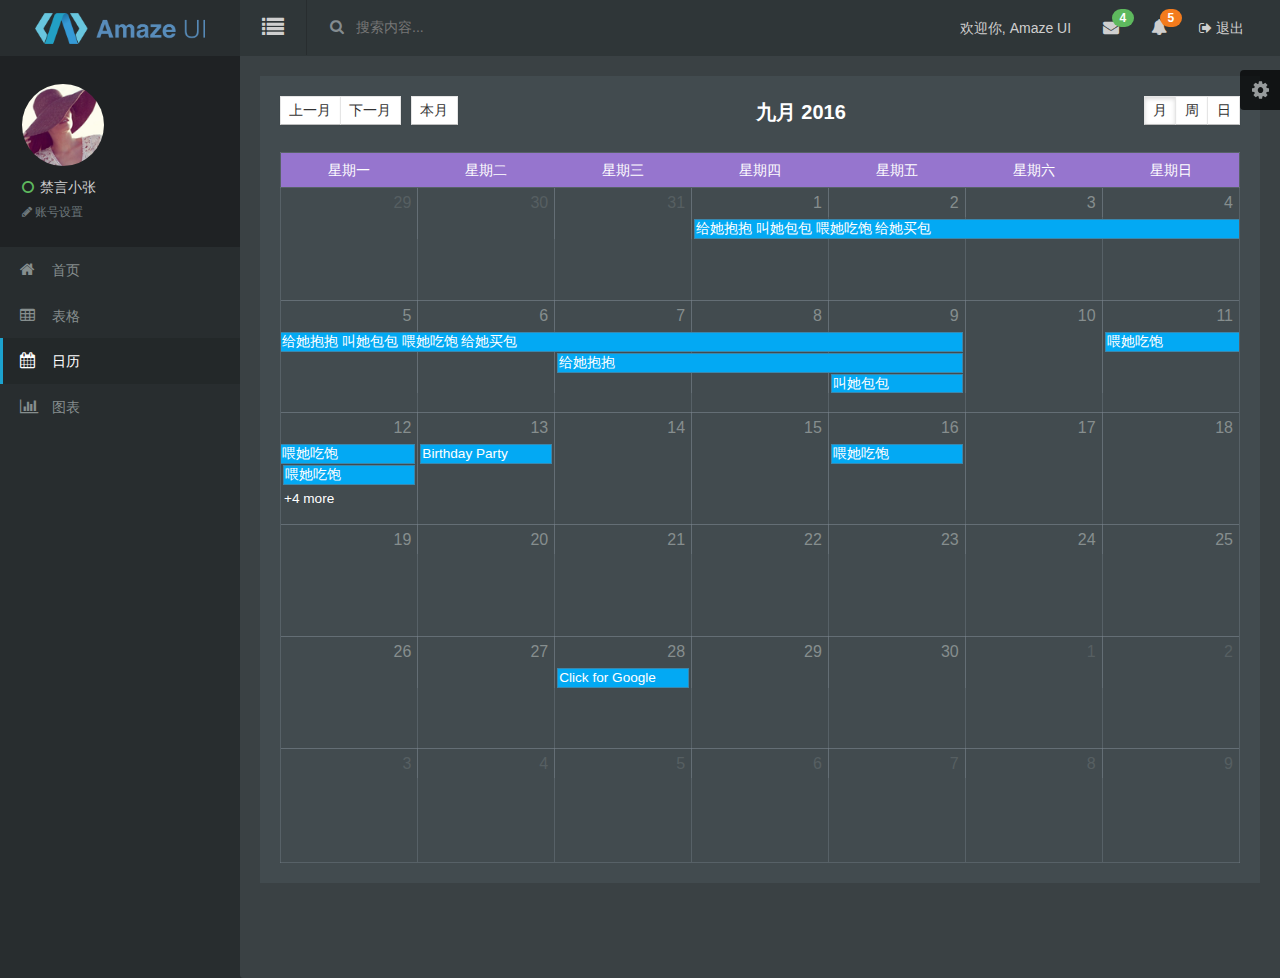
<file: src/main/webapp/calendar.html>
<!DOCTYPE html>
<html lang="en">

<head>
    <meta charset="utf-8">
    <meta http-equiv="X-UA-Compatible" content="IE=edge">
    <title>Amaze UI Admin index Examples</title>
    <meta name="description" content="这是一个 index 页面">
    <meta name="keywords" content="index">
    <meta name="viewport" content="width=device-width, initial-scale=1">
    <meta name="renderer" content="webkit">
    <meta http-equiv="Cache-Control" content="no-siteapp" />
    <link rel="icon" type="image/png" href="assets/i/favicon.png">
    <link rel="apple-touch-icon-precomposed" href="assets/i/app-icon72x72@2x.png">
    <meta name="apple-mobile-web-app-title" content="Amaze UI" />
    <link rel="stylesheet" href="assets/css/amazeui.min.css" />
    <link rel="stylesheet" href="assets/css/fullcalendar.min.css" />
    <link rel="stylesheet" href="assets/css/fullcalendar.print.css" media='print' />
    <link rel="stylesheet" href="assets/css/app.css">
    <script src="assets/js/jquery.min.js"></script>

</head>

<body data-type="widgets">
    <script src="assets/js/theme.js"></script>
    <div class="am-g tpl-g">
        <!-- 头部 -->
        <header>
            <!-- logo -->
            <div class="am-fl tpl-header-logo">
                <a href="javascript:;"><img src="assets/img/logo.png" alt=""></a>
            </div>
            <!-- 右侧内容 -->
            <div class="tpl-header-fluid">
                <!-- 侧边切换 -->
                <div class="am-fl tpl-header-switch-button am-icon-list">
                    <span>

                </span>
                </div>
                <!-- 搜索 -->
                <div class="am-fl tpl-header-search">
                    <form class="tpl-header-search-form" action="javascript:;">
                        <button class="tpl-header-search-btn am-icon-search"></button>
                        <input class="tpl-header-search-box" type="text" placeholder="搜索内容...">
                    </form>
                </div>
                <!-- 其它功能-->
                <div class="am-fr tpl-header-navbar">
                    <ul>
                        <!-- 欢迎语 -->
                        <li class="am-text-sm tpl-header-navbar-welcome">
                            <a href="javascript:;">欢迎你, <span>Amaze UI</span> </a>
                        </li>

                        <!-- 新邮件 -->
                        <li class="am-dropdown tpl-dropdown" data-am-dropdown>
                            <a href="javascript:;" class="am-dropdown-toggle tpl-dropdown-toggle" data-am-dropdown-toggle>
                                <i class="am-icon-envelope"></i>
                                <span class="am-badge am-badge-success am-round item-feed-badge">4</span>
                            </a>
                            <!-- 弹出列表 -->
                            <ul class="am-dropdown-content tpl-dropdown-content">
                                <li class="tpl-dropdown-menu-messages">
                                    <a href="javascript:;" class="tpl-dropdown-menu-messages-item am-cf">
                                        <div class="menu-messages-ico">
                                            <img src="assets/img/user04.png" alt="">
                                        </div>
                                        <div class="menu-messages-time">
                                            3小时前
                                        </div>
                                        <div class="menu-messages-content">
                                            <div class="menu-messages-content-title">
                                                <i class="am-icon-circle-o am-text-success"></i>
                                                <span>夕风色</span>
                                            </div>
                                            <div class="am-text-truncate"> Amaze UI 的诞生，依托于 GitHub 及其他技术社区上一些优秀的资源；Amaze UI 的成长，则离不开用户的支持。 </div>
                                            <div class="menu-messages-content-time">2016-09-21 下午 16:40</div>
                                        </div>
                                    </a>
                                </li>

                                <li class="tpl-dropdown-menu-messages">
                                    <a href="javascript:;" class="tpl-dropdown-menu-messages-item am-cf">
                                        <div class="menu-messages-ico">
                                            <img src="assets/img/user02.png" alt="">
                                        </div>
                                        <div class="menu-messages-time">
                                            5天前
                                        </div>
                                        <div class="menu-messages-content">
                                            <div class="menu-messages-content-title">
                                                <i class="am-icon-circle-o am-text-warning"></i>
                                                <span>禁言小张</span>
                                            </div>
                                            <div class="am-text-truncate"> 为了能最准确的传达所描述的问题， 建议你在反馈时附上演示，方便我们理解。 </div>
                                            <div class="menu-messages-content-time">2016-09-16 上午 09:23</div>
                                        </div>
                                    </a>
                                </li>
                                <li class="tpl-dropdown-menu-messages">
                                    <a href="javascript:;" class="tpl-dropdown-menu-messages-item am-cf">
                                        <i class="am-icon-circle-o"></i> 进入列表…
                                    </a>
                                </li>
                            </ul>
                        </li>

                        <!-- 新提示 -->
                        <li class="am-dropdown" data-am-dropdown>
                            <a href="javascript:;" class="am-dropdown-toggle" data-am-dropdown-toggle>
                                <i class="am-icon-bell"></i>
                                <span class="am-badge am-badge-warning am-round item-feed-badge">5</span>
                            </a>

                            <!-- 弹出列表 -->
                            <ul class="am-dropdown-content tpl-dropdown-content">
                                <li class="tpl-dropdown-menu-notifications">
                                    <a href="javascript:;" class="tpl-dropdown-menu-notifications-item am-cf">
                                        <div class="tpl-dropdown-menu-notifications-title">
                                            <i class="am-icon-line-chart"></i>
                                            <span> 有6笔新的销售订单</span>
                                        </div>
                                        <div class="tpl-dropdown-menu-notifications-time">
                                            12分钟前
                                        </div>
                                    </a>
                                </li>
                                <li class="tpl-dropdown-menu-notifications">
                                    <a href="javascript:;" class="tpl-dropdown-menu-notifications-item am-cf">
                                        <div class="tpl-dropdown-menu-notifications-title">
                                            <i class="am-icon-star"></i>
                                            <span> 有3个来自人事部的消息</span>
                                        </div>
                                        <div class="tpl-dropdown-menu-notifications-time">
                                            30分钟前
                                        </div>
                                    </a>
                                </li>
                                <li class="tpl-dropdown-menu-notifications">
                                    <a href="javascript:;" class="tpl-dropdown-menu-notifications-item am-cf">
                                        <div class="tpl-dropdown-menu-notifications-title">
                                            <i class="am-icon-folder-o"></i>
                                            <span> 上午开会记录存档</span>
                                        </div>
                                        <div class="tpl-dropdown-menu-notifications-time">
                                            1天前
                                        </div>
                                    </a>
                                </li>


                                <li class="tpl-dropdown-menu-notifications">
                                    <a href="javascript:;" class="tpl-dropdown-menu-notifications-item am-cf">
                                        <i class="am-icon-bell"></i> 进入列表…
                                    </a>
                                </li>
                            </ul>
                        </li>

                        <!-- 退出 -->
                        <li class="am-text-sm">
                            <a href="javascript:;">
                                <span class="am-icon-sign-out"></span> 退出
                            </a>
                        </li>
                    </ul>
                </div>
            </div>

        </header>
        <!-- 风格切换 -->
        <div class="tpl-skiner">
            <div class="tpl-skiner-toggle am-icon-cog">
            </div>
            <div class="tpl-skiner-content">
                <div class="tpl-skiner-content-title">
                    选择主题
                </div>
                <div class="tpl-skiner-content-bar">
                    <span class="skiner-color skiner-white" data-color="theme-white"></span>
                    <span class="skiner-color skiner-black" data-color="theme-black"></span>
                </div>
            </div>
        </div>
        <!-- 侧边导航栏 -->
        <div class="left-sidebar">
            <!-- 用户信息 -->
            <div class="tpl-sidebar-user-panel">
                <div class="tpl-user-panel-slide-toggleable">
                    <div class="tpl-user-panel-profile-picture">
                        <img src="assets/img/user04.png" alt="">
                    </div>
                    <span class="user-panel-logged-in-text">
              <i class="am-icon-circle-o am-text-success tpl-user-panel-status-icon"></i>
              禁言小张
          </span>
                    <a href="javascript:;" class="tpl-user-panel-action-link"> <span class="am-icon-pencil"></span> 账号设置</a>
                </div>
            </div>


            <!-- 菜单 -->
            <ul class="sidebar-nav">
                <!-- <li class="sidebar-nav-heading">Components <span class="sidebar-nav-heading-info"> 附加组件</span></li>-->
                <li class="sidebar-nav-link">
                    <a href="index.html">
                        <i class="am-icon-home sidebar-nav-link-logo"></i> 首页
                    </a>
                </li>
                <li class="sidebar-nav-link">
                    <a href="tables.html">
                        <i class="am-icon-table sidebar-nav-link-logo"></i> 表格
                    </a>
                </li>
                <li class="sidebar-nav-link">
                    <a href="calendar.html" class="active">
                        <i class="am-icon-calendar sidebar-nav-link-logo"></i> 日历
                    </a>
                </li>
                
                <li class="sidebar-nav-link">
                    <a href="chart.html">
                        <i class="am-icon-bar-chart sidebar-nav-link-logo"></i> 图表

                    </a>
                </li>

               <!-- <li class="sidebar-nav-heading">Page<span class="sidebar-nav-heading-info"> 常用页面</span></li>  
                <li class="sidebar-nav-link">
                    <a href="javascript:;" class="sidebar-nav-sub-title">
                        <i class="am-icon-table sidebar-nav-link-logo"></i> 数据列表
                        <span class="am-icon-chevron-down am-fr am-margin-right-sm sidebar-nav-sub-ico"></span>
                    </a>
                    <ul class="sidebar-nav sidebar-nav-sub">
                        <li class="sidebar-nav-link">
                            <a href="table-list.html">
                                <span class="am-icon-angle-right sidebar-nav-link-logo"></span> 文字列表
                            </a>
                        </li>

                        <li class="sidebar-nav-link">
                            <a href="table-list-img.html">
                                <span class="am-icon-angle-right sidebar-nav-link-logo"></span> 图文列表
                            </a>
                        </li>
                    </ul>
                </li>
                <!-- 
                <li class="sidebar-nav-link">
                    <a href="sign-up.html">
                        <i class="am-icon-clone sidebar-nav-link-logo"></i> 注册
                        <span class="am-badge am-badge-secondary sidebar-nav-link-logo-ico am-round am-fr am-margin-right-sm">6</span>
                    </a>
                </li>
                <li class="sidebar-nav-link">
                    <a href="login.html">
                        <i class="am-icon-key sidebar-nav-link-logo"></i> 登录
                    </a>
                </li>
                <li class="sidebar-nav-link">
                    <a href="404.html">
                        <i class="am-icon-tv sidebar-nav-link-logo"></i> 404错误
                    </a>
                </li>
 -->
            </ul>
        </div>



        <!-- 内容区域 -->
        <div class="tpl-content-wrapper">



            <div class="row-content am-cf">
                <div class="tpl-calendar-box">
                    <div id="calendar"></div>
                </div>






            </div>
        </div>
    </div>
    </div>


    <!-- 弹出层 -->

    <div class="am-modal am-modal-no-btn" id="calendar-edit-box">
        <div class="am-modal-dialog tpl-model-dialog">
            <div class="am-modal-hd">
                <a href="javascript: void(0)" class="am-close edit-box-close am-close-spin" data-am-modal-close>&times;</a>
            </div>
            <div class="am-modal-bd tpl-am-model-bd am-cf">

                <form class="am-form tpl-form-border-form">
                    <div class="am-form-group am-u-sm-12">
                        <label for="user-name" class="am-u-sm-12 am-form-label am-text-left">标题 <span class="tpl-form-line-small-title">Title</span></label>
                        <div class="am-u-sm-12">
                            <input type="text" class="tpl-form-input am-margin-top-xs calendar-edit-box-title" id="user-name" placeholder="" disabled>
                        </div>
                    </div>







                </form>

            </div>
        </div>
    </div>
    <script src="assets/js/moment.js"></script>
    <script src="assets/js/amazeui.min.js"></script>
    <script src="assets/js/fullcalendar.min.js"></script>
    <script src="assets/js/app.js"></script>
    <script>
        $(document).ready(function() {
            var editBox = $('#calendar-edit-box');

            $('.edit-box-close').on('click', function() {
                $('#calendar').fullCalendar('unselect');
            })
            $('#calendar').fullCalendar({

                header: {
                    left: 'prev,next today',
                    center: 'title',
                    right: 'month,agendaWeek,agendaDay'
                },

                monthNames: ["一月", "二月", "三月", "四月", "五月", "六月", "七月", "八月", "九月", "十月", "十一月", "十二月"],
                monthNamesShort: ["一月", "二月", "三月", "四月", "五月", "六月", "七月", "八月", "九月", "十月", "十一月", "十二月"],
                dayNames: ["星期日", "星期一", "星期二", "星期三", "星期四", "星期五", "星期六"],
                dayNamesShort: ["星期日", "星期一", "星期二", "星期三", "星期四", "星期五", "星期六"],
                today: ["今天"],
                firstDay: 1,
                buttonText: {
                    today: '本月',
                    month: '月',
                    week: '周',
                    day: '日',
                    prev: '上一月',
                    next: '下一月'
                },
                defaultDate: '2016-09-12',
                lang: 'zh-cn',
                navLinks: true, // can click day/week names to navigate views
                selectable: true,
                selectHelper: true,
                select: function(start, end) {
                    var title = prompt('填写你的记录的:');
                    var eventData;
                    if (title) {
                        eventData = {
                            title: title,
                            start: start,
                            end: end
                        };
                        $('#calendar').fullCalendar('renderEvent', eventData, true); // stick? = true
                    }
                    $('#calendar').fullCalendar('unselect');



                },
                editable: true,
                eventLimit: true, // allow "more" link when too many events
                eventClick: function(event, jsEvent, view) {

                    // event.source.events[0].title = '222223333'
                    // 修改数据
                    // 标题
                    $('.calendar-edit-box-title').val(event.title)



                    //  弹出框
                    editBox.modal();





                },
                events: [{
                    id: 1,
                    title: '给她抱抱 叫她包包 喂她吃饱 给她买包',
                    start: '2016-09-01',
                    end: '2016-09-10'
                }, {
                    id: 2,
                    title: '给她抱抱',
                    start: '2016-09-07',
                    end: '2016-09-10'
                }, {
                    id: 3,
                    title: '叫她包包',
                    start: '2016-09-09',
                    end: '2016-09-10'
                }, {
                    id: 4,
                    title: '喂她吃饱',
                    start: '2016-09-16',
                    end: '2016-09-10'
                }, {
                    id: 5,
                    title: '喂她吃饱',
                    start: '2016-09-11',
                    end: '2016-09-13'
                }, {
                    id: 6,
                    title: '喂她吃饱',
                    start: '2016-09-12',
                    end: '2016-09-12'
                }, {
                    id: 7,
                    title: '喂她吃饱',
                    start: '2016-09-12',
                    end: '2016-09-12'
                }, {
                    id: 8,
                    title: '喂她吃饱',
                    start: '2016-09-12',
                    end: '2016-09-12'
                }, {
                    id: 9,
                    title: '喂她吃饱',
                    start: '2016-09-12',
                    end: '2016-09-12'
                }, {
                    id: 10,
                    title: '喂她吃饱',
                    start: '2016-09-12',
                    end: '2016-09-12'
                }, {
                    id: 11,
                    title: 'Birthday Party',
                    start: '2016-09-13',
                    end: '2016-09-12'
                }, {
                    id: 12,
                    title: 'Click for Google',
                    start: '2016-09-28',
                    end: '2016-09-12'
                }]
            });

        });
    </script>
</body>

</html>
</file>
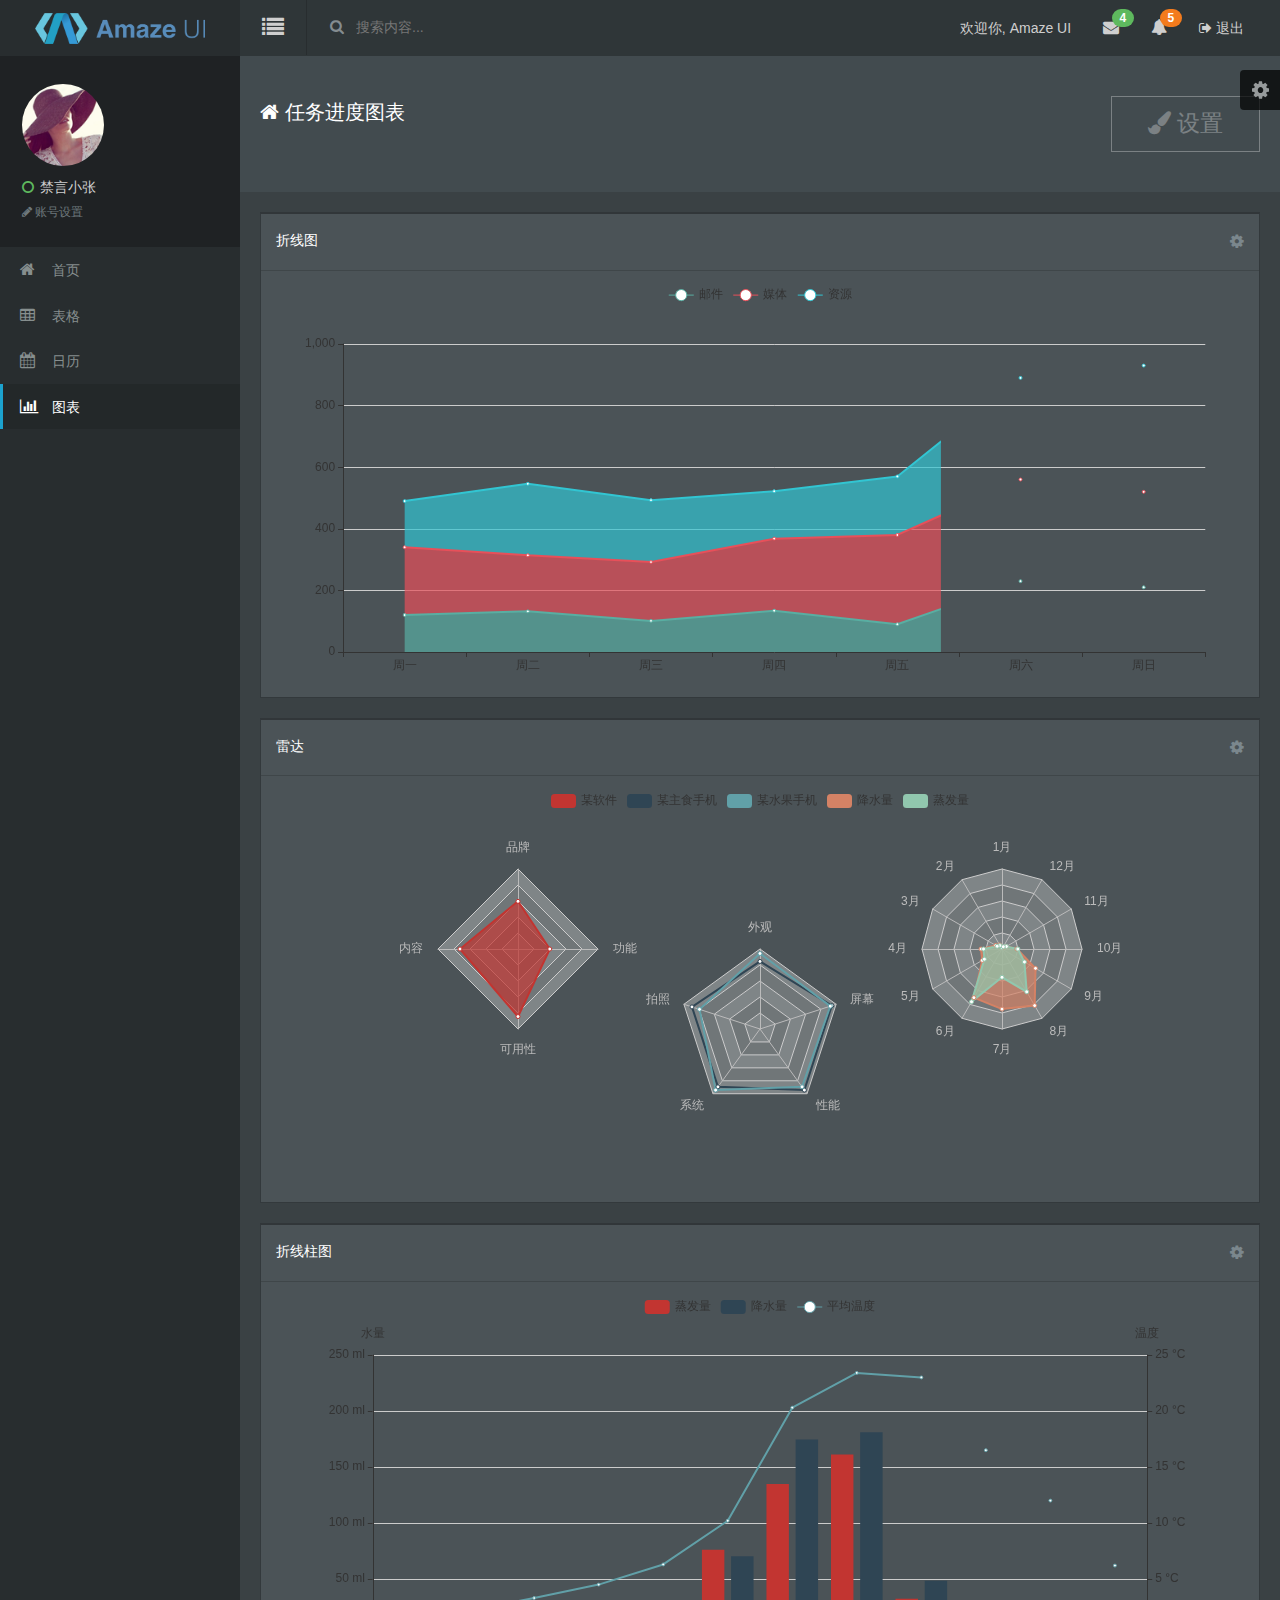
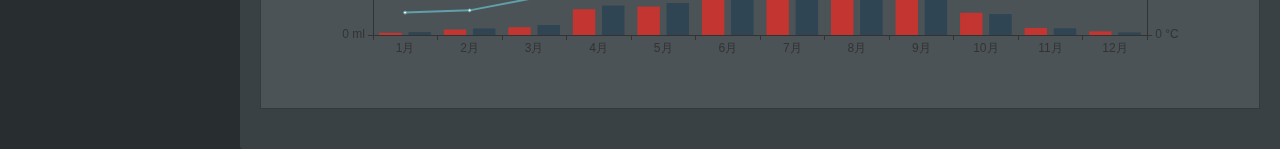
<file: src/main/webapp/chart.html>
<!DOCTYPE html>
<html lang="en">

<head>
    <meta charset="utf-8">
    <meta http-equiv="X-UA-Compatible" content="IE=edge">
    <title>任务进度图标</title>
    <meta name="description" content="这是一个 index 页面">
    <meta name="keywords" content="index">
    <meta name="viewport" content="width=device-width, initial-scale=1">
    <meta name="renderer" content="webkit">
    <meta http-equiv="Cache-Control" content="no-siteapp" />
    <link rel="icon" type="image/png" href="assets/i/favicon.png">
    <link rel="apple-touch-icon-precomposed" href="assets/i/app-icon72x72@2x.png">
    <meta name="apple-mobile-web-app-title" content="Amaze UI" />
    <script src="assets/js/echarts.min.js"></script>
    <link rel="stylesheet" href="assets/css/amazeui.min.css" />
    <link rel="stylesheet" href="assets/css/amazeui.datatables.min.css" />
    <link rel="stylesheet" href="assets/css/app.css">
    <script src="assets/js/jquery.min.js"></script>

</head>

<body data-type="chart">
    <script src="assets/js/theme.js"></script>
    <div class="am-g tpl-g">
        <!-- 头部 -->
        <header>
            <!-- logo -->
            <div class="am-fl tpl-header-logo">
                <a href="javascript:;"><img src="assets/img/logo.png" alt=""></a>
            </div>
            <!-- 右侧内容 -->
            <div class="tpl-header-fluid">
                <!-- 侧边切换 -->
                <div class="am-fl tpl-header-switch-button am-icon-list">
                    <span>

                </span>
                </div>
                <!-- 搜索 -->
                <div class="am-fl tpl-header-search">
                    <form class="tpl-header-search-form" action="javascript:;">
                        <button class="tpl-header-search-btn am-icon-search"></button>
                        <input class="tpl-header-search-box" type="text" placeholder="搜索内容...">
                    </form>
                </div>
                <!-- 其它功能-->
                <div class="am-fr tpl-header-navbar">
                    <ul>
                        <!-- 欢迎语 -->
                        <li class="am-text-sm tpl-header-navbar-welcome">
                            <a href="javascript:;">欢迎你, <span>Amaze UI</span> </a>
                        </li>

                        <!-- 新邮件 -->
                        <li class="am-dropdown tpl-dropdown" data-am-dropdown>
                            <a href="javascript:;" class="am-dropdown-toggle tpl-dropdown-toggle" data-am-dropdown-toggle>
                                <i class="am-icon-envelope"></i>
                                <span class="am-badge am-badge-success am-round item-feed-badge">4</span>
                            </a>
                            <!-- 弹出列表 -->
                            <ul class="am-dropdown-content tpl-dropdown-content">
                                <li class="tpl-dropdown-menu-messages">
                                    <a href="javascript:;" class="tpl-dropdown-menu-messages-item am-cf">
                                        <div class="menu-messages-ico">
                                            <img src="assets/img/user04.png" alt="">
                                        </div>
                                        <div class="menu-messages-time">
                                            3小时前
                                        </div>
                                        <div class="menu-messages-content">
                                            <div class="menu-messages-content-title">
                                                <i class="am-icon-circle-o am-text-success"></i>
                                                <span>夕风色</span>
                                            </div>
                                            <div class="am-text-truncate"> Amaze UI 的诞生，依托于 GitHub 及其他技术社区上一些优秀的资源；Amaze UI 的成长，则离不开用户的支持。 </div>
                                            <div class="menu-messages-content-time">2016-09-21 下午 16:40</div>
                                        </div>
                                    </a>
                                </li>

                                <li class="tpl-dropdown-menu-messages">
                                    <a href="javascript:;" class="tpl-dropdown-menu-messages-item am-cf">
                                        <div class="menu-messages-ico">
                                            <img src="assets/img/user02.png" alt="">
                                        </div>
                                        <div class="menu-messages-time">
                                            5天前
                                        </div>
                                        <div class="menu-messages-content">
                                            <div class="menu-messages-content-title">
                                                <i class="am-icon-circle-o am-text-warning"></i>
                                                <span>禁言小张</span>
                                            </div>
                                            <div class="am-text-truncate"> 为了能最准确的传达所描述的问题， 建议你在反馈时附上演示，方便我们理解。 </div>
                                            <div class="menu-messages-content-time">2016-09-16 上午 09:23</div>
                                        </div>
                                    </a>
                                </li>
                                <li class="tpl-dropdown-menu-messages">
                                    <a href="javascript:;" class="tpl-dropdown-menu-messages-item am-cf">
                                        <i class="am-icon-circle-o"></i> 进入列表…
                                    </a>
                                </li>
                            </ul>
                        </li>

                        <!-- 新提示 -->
                        <li class="am-dropdown" data-am-dropdown>
                            <a href="javascript:;" class="am-dropdown-toggle" data-am-dropdown-toggle>
                                <i class="am-icon-bell"></i>
                                <span class="am-badge am-badge-warning am-round item-feed-badge">5</span>
                            </a>

                            <!-- 弹出列表 -->
                            <ul class="am-dropdown-content tpl-dropdown-content">
                                <li class="tpl-dropdown-menu-notifications">
                                    <a href="javascript:;" class="tpl-dropdown-menu-notifications-item am-cf">
                                        <div class="tpl-dropdown-menu-notifications-title">
                                            <i class="am-icon-line-chart"></i>
                                            <span> 有6笔新的销售订单</span>
                                        </div>
                                        <div class="tpl-dropdown-menu-notifications-time">
                                            12分钟前
                                        </div>
                                    </a>
                                </li>
                                <li class="tpl-dropdown-menu-notifications">
                                    <a href="javascript:;" class="tpl-dropdown-menu-notifications-item am-cf">
                                        <div class="tpl-dropdown-menu-notifications-title">
                                            <i class="am-icon-star"></i>
                                            <span> 有3个来自人事部的消息</span>
                                        </div>
                                        <div class="tpl-dropdown-menu-notifications-time">
                                            30分钟前
                                        </div>
                                    </a>
                                </li>
                                <li class="tpl-dropdown-menu-notifications">
                                    <a href="javascript:;" class="tpl-dropdown-menu-notifications-item am-cf">
                                        <div class="tpl-dropdown-menu-notifications-title">
                                            <i class="am-icon-folder-o"></i>
                                            <span> 上午开会记录存档</span>
                                        </div>
                                        <div class="tpl-dropdown-menu-notifications-time">
                                            1天前
                                        </div>
                                    </a>
                                </li>


                                <li class="tpl-dropdown-menu-notifications">
                                    <a href="javascript:;" class="tpl-dropdown-menu-notifications-item am-cf">
                                        <i class="am-icon-bell"></i> 进入列表…
                                    </a>
                                </li>
                            </ul>
                        </li>

                        <!-- 退出 -->
                        <li class="am-text-sm">
                            <a href="javascript:;">
                                <span class="am-icon-sign-out"></span> 退出
                            </a>
                        </li>
                    </ul>
                </div>
            </div>

        </header>
        <!-- 风格切换 -->
        <div class="tpl-skiner">
            <div class="tpl-skiner-toggle am-icon-cog">
            </div>
            <div class="tpl-skiner-content">
                <div class="tpl-skiner-content-title">
                    选择主题
                </div>
                <div class="tpl-skiner-content-bar">
                    <span class="skiner-color skiner-white" data-color="theme-white"></span>
                    <span class="skiner-color skiner-black" data-color="theme-black"></span>
                </div>
            </div>
        </div>
        <!-- 侧边导航栏 -->
        <div class="left-sidebar">
            <!-- 用户信息 -->
            <div class="tpl-sidebar-user-panel">
                <div class="tpl-user-panel-slide-toggleable">
                    <div class="tpl-user-panel-profile-picture">
                        <img src="assets/img/user04.png" alt="">
                    </div>
                    <span class="user-panel-logged-in-text">
              <i class="am-icon-circle-o am-text-success tpl-user-panel-status-icon"></i>
              禁言小张
          </span>
                    <a href="javascript:;" class="tpl-user-panel-action-link"> <span class="am-icon-pencil"></span> 账号设置</a>
                </div>
            </div>

            <!-- 菜单 -->
            <ul class="sidebar-nav">
                
                <li class="sidebar-nav-link">
                    <a href="index.html">
                        <i class="am-icon-home sidebar-nav-link-logo"></i> 首页
                    </a>
                </li>
                <li class="sidebar-nav-link">
                    <a href="tables.html">
                        <i class="am-icon-table sidebar-nav-link-logo"></i> 表格
                    </a>
                </li>
                <li class="sidebar-nav-link">
                    <a href="calendar.html">
                        <i class="am-icon-calendar sidebar-nav-link-logo"></i> 日历
                    </a>
                </li>
                
                <li class="sidebar-nav-link">
                    <a href="chart.html" class="active">
                        <i class="am-icon-bar-chart sidebar-nav-link-logo"></i> 图表

                    </a>
                </li>
<!-- 
                <li class="sidebar-nav-link">
                    <a href="javascript:;" class="sidebar-nav-sub-title">
                        <i class="am-icon-table sidebar-nav-link-logo"></i> 数据列表
                        <span class="am-icon-chevron-down am-fr am-margin-right-sm sidebar-nav-sub-ico"></span>
                    </a>
                    <ul class="sidebar-nav sidebar-nav-sub">
                        <li class="sidebar-nav-link">
                            <a href="table-list.html">
                                <span class="am-icon-angle-right sidebar-nav-link-logo"></span> 文字列表
                            </a>
                        </li>

                        <li class="sidebar-nav-link">
                            <a href="table-list-img.html">
                                <span class="am-icon-angle-right sidebar-nav-link-logo"></span> 图文列表
                            </a>
                        </li>
                    </ul>
                </li>
                 -->

            </ul>
        </div>

        <!-- 内容区域 -->
        <div class="tpl-content-wrapper">

            <div class="container-fluid am-cf">
                <div class="row">
                    <div class="am-u-sm-12 am-u-md-12 am-u-lg-9">
                        <div class="page-header-heading"><span class="am-icon-home page-header-heading-icon"></span> 任务进度图表 <small></small></div>                
                    </div>
                    <div class="am-u-lg-3 tpl-index-settings-button">
                        <button type="button" class="page-header-button"><span class="am-icon-paint-brush"></span> 设置</button>
                    </div>
                </div>

            </div>

            <div class="row-content am-cf">
                <div class="widget am-cf">
                    <div class="widget-head am-cf">
                        <div class="widget-title am-fl">折线图</div>
                        <div class="widget-function am-fr">
                            <a href="javascript:;" class="am-icon-cog"></a>
                        </div>
                    </div>
                    <div class="widget-body am-fr">
                        <div style="height: 400px" class="" id="tpl-echarts-A">

                        </div>
                    </div>
                </div>


                <div class="widget am-cf">
                    <div class="widget-head am-cf">
                        <div class="widget-title am-fl">雷达</div>
                        <div class="widget-function am-fr">
                            <a href="javascript:;" class="am-icon-cog"></a>
                        </div>
                    </div>
                    <div class="widget-body am-fr">
                        <div style="height: 400px" id="tpl-echarts-B">

                        </div>
                    </div>
                </div>


                <div class="widget am-cf">
                    <div class="widget-head am-cf">
                        <div class="widget-title am-fl">折线柱图</div>
                        <div class="widget-function am-fr">
                            <a href="javascript:;" class="am-icon-cog"></a>
                        </div>
                    </div>
                    <div class="widget-body am-fr">
                        <div style="height: 400px" id="tpl-echarts-C">

                        </div>
                    </div>
                </div>

            </div>
        </div>
    </div>
    </div>
    <script src="assets/js/amazeui.min.js"></script>
    <script src="assets/js/amazeui.datatables.min.js"></script>
    <script src="assets/js/dataTables.responsive.min.js"></script>
    <script src="assets/js/app.js"></script>

</body>

</html>
</file>
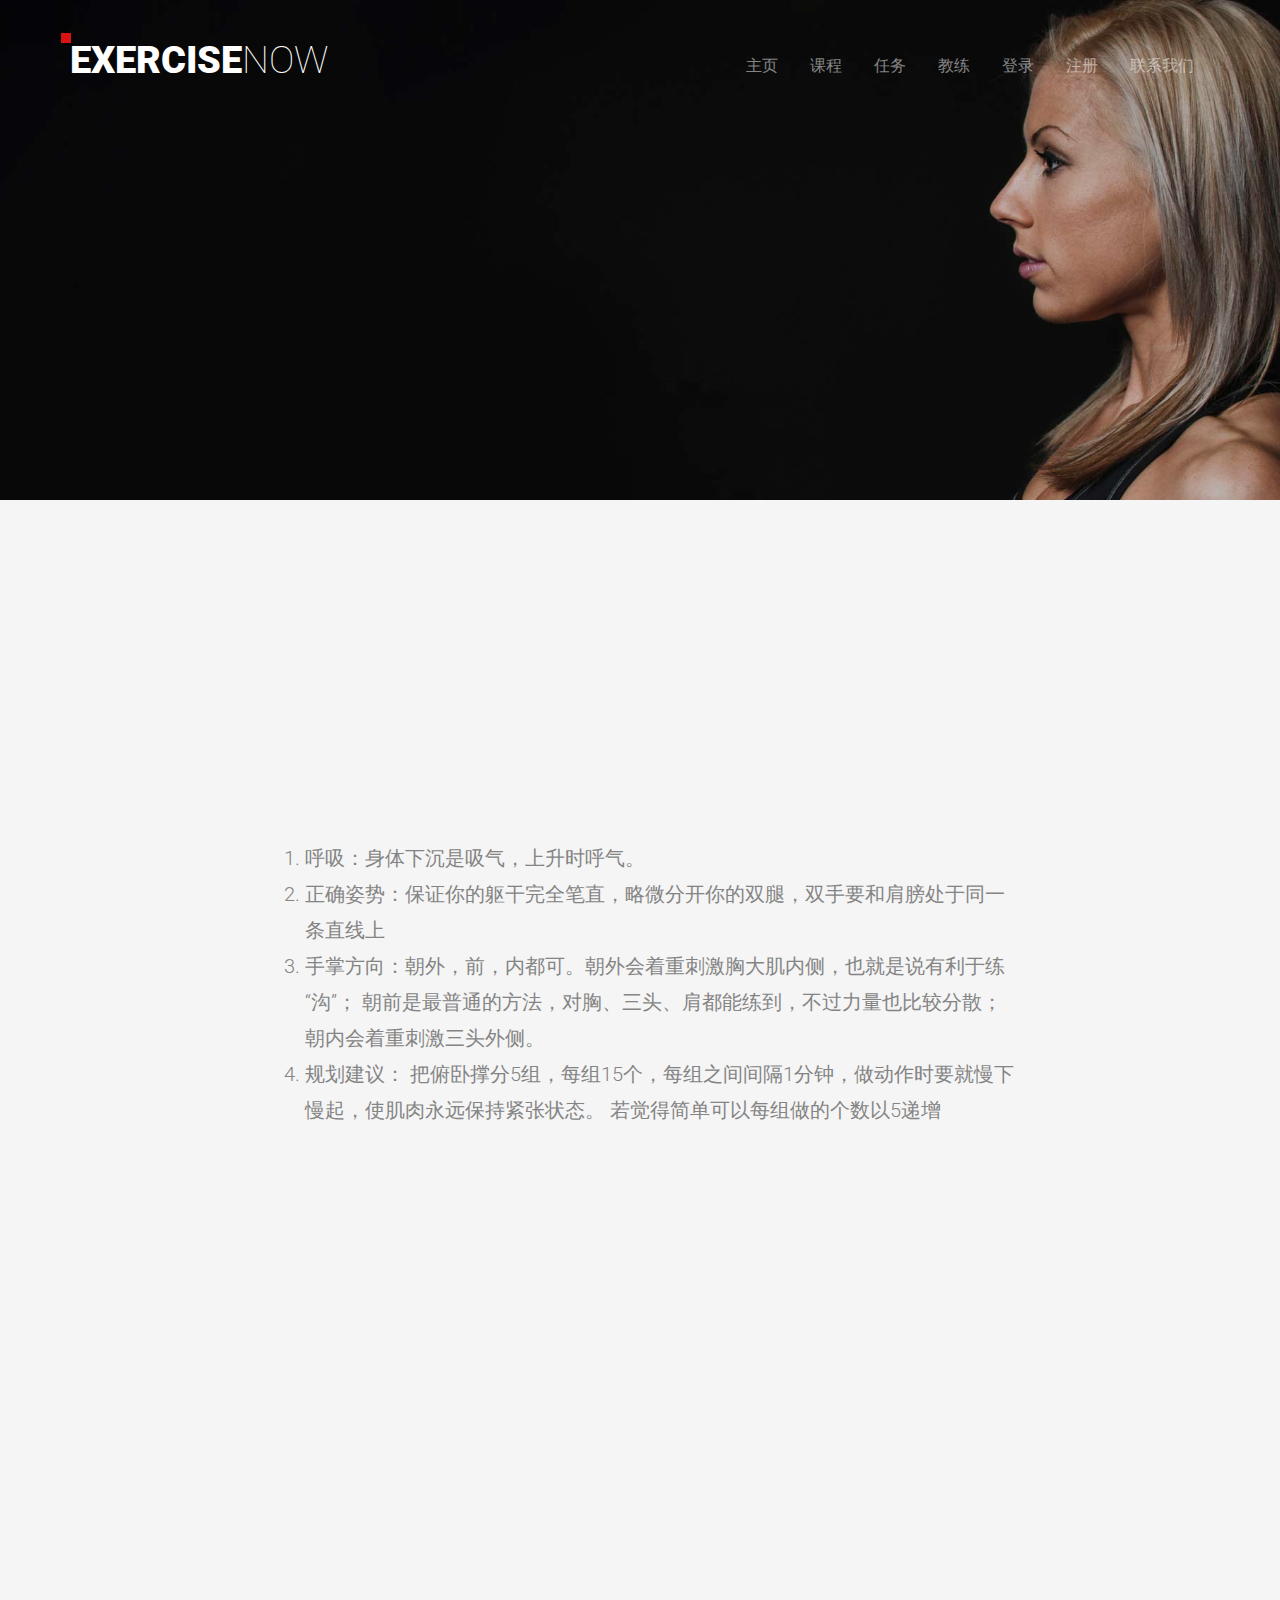
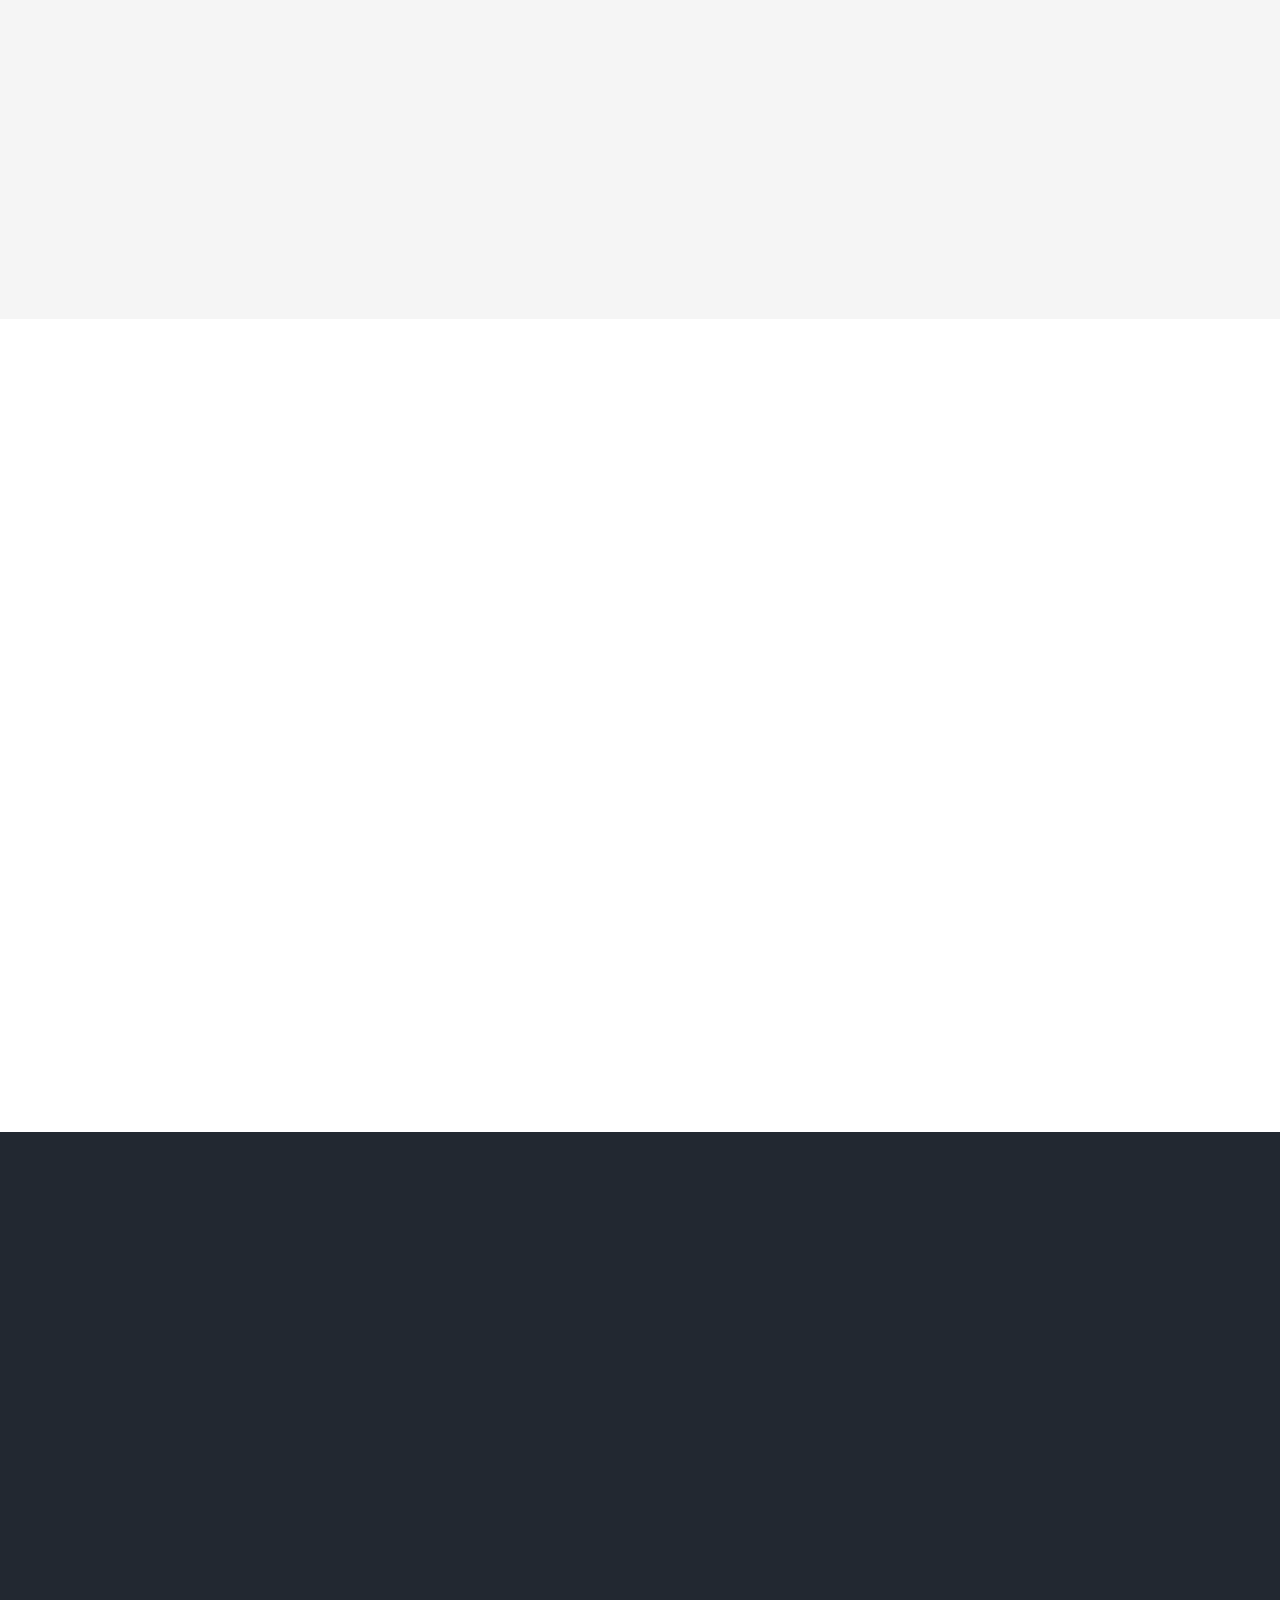
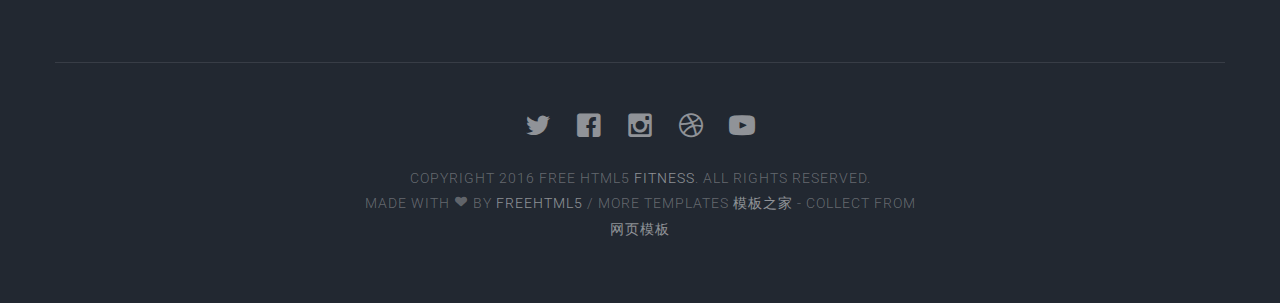
<file: src/main/webapp/push_up.html>
<!DOCTYPE html>
<!--[if lt IE 7]>      <html class="no-js lt-ie9 lt-ie8 lt-ie7"> <![endif]-->
<!--[if IE 7]>         <html class="no-js lt-ie9 lt-ie8"> <![endif]-->
<!--[if IE 8]>         <html class="no-js lt-ie9"> <![endif]-->
<!--[if gt IE 8]><!--> <html class="no-js"> <!--<![endif]-->
	<head>
	<meta charset="utf-8">
	<meta http-equiv="X-UA-Compatible" content="IE=edge">
	<title>Fitness &mdash; 100% Free Fully Responsive HTML5 Template by FREEHTML5.co</title>
	<meta name="viewport" content="width=device-width, initial-scale=1">
	<meta name="description" content="Free HTML5 Template by FREEHTML5" />
	<meta name="keywords" content="free html5, free template, free bootstrap, html5, css3, mobile first, responsive" />
	

  

  	<!-- Facebook and Twitter integration -->
	<meta property="og:title" content=""/>
	<meta property="og:image" content=""/>
	<meta property="og:url" content=""/>
	<meta property="og:site_name" content=""/>
	<meta property="og:description" content=""/>
	<meta name="twitter:title" content="" />
	<meta name="twitter:image" content="" />
	<meta name="twitter:url" content="" />
	<meta name="twitter:card" content="" />

	<!-- Place favicon.ico and apple-touch-icon.png in the root directory -->
	<link rel="shortcut icon" href="favicon.ico">

	<link href='https://fonts.googleapis.com/css?family=Roboto:400,100,300,700,900' rel='stylesheet' type='text/css'>
	
	<!-- Animate.css -->
	<link rel="stylesheet" href="static/css/animate.css">
	<!-- Icomoon Icon Fonts-->
	<link rel="stylesheet" href="static/css/icomoon.css">
	<!-- Bootstrap  -->
	<link rel="stylesheet" href="static/css/bootstrap.css">
	<!-- Superfish -->
	<link rel="stylesheet" href="static/css/superfish.css">

	<link rel="stylesheet" href="static/css/style.css">


	<!-- Modernizr JS -->
	<script src="static/js/modernizr-2.6.2.min.js"></script>
	<!-- FOR IE9 below -->
	<!--[if lt IE 9]>
	<script src="js/respond.min.js"></script>
	<![endif]-->

	</head>
	<body>
		<div id="fh5co-wrapper">
		<div id="fh5co-page">
		<div id="fh5co-header">
			<header id="fh5co-header-section">
				<div class="container">
					<div class="nav-header">
						<a href="#" class="js-fh5co-nav-toggle fh5co-nav-toggle"><i></i></a>
						<h1 id="fh5co-logo"><a href="index.html">Exercise<span>Now</span></a></h1>
						<!-- START #fh5co-menu-wrap -->
						<nav id="fh5co-menu-wrap" role="navigation">
							<ul class="sf-menu" id="fh5co-primary-menu">
								<li>
									<a href="${pageContext.request.contextPath}/index.do">主页</a>
								</li>
								<li>
									<a href="${pageContext.request.contextPath}/classes.jsp" class="fh5co-sub-ddown">课程</a>
								
								</li>
								<li>
									<a href="${pageContext.request.contextPath}/schedule.jsp">任务</a>
								</li>
								<li><a href="${pageContext.request.contextPath}/trainer.jsp">教练</a></li>
								<li><a href="${pageContext.request.contextPath}/login.jsp">登录</a></li>
								<li><a href="${pageContext.request.contextPath}/register.jsp">注册</a></li>
							
								<li><a href="contact.jsp">联系我们</a></li>
							</ul>
						</nav>
					</div>
				</div>
			</header>		
		</div>
		<!-- end:fh5co-header -->
		<div class="fh5co-parallax" style="background-image: url(static/images/home-image-2.jpg);" data-stellar-background-ratio="0.5">
			<div class="overlay"></div>
			<div class="container">
				<div class="row">
					<div class="col-md-8 col-md-offset-2 col-sm-12 col-sm-offset-0 col-xs-12 col-xs-offset-0 text-center fh5co-table">
						<div class="fh5co-intro fh5co-table-cell animate-box">
							<div class="form-group">
									<input type="submit" id="start_run" class="btn btn-send-message btn-md" value="Starts">
							</div>
						</div>
					</div>
				</div>
			</div>
		</div><!-- end: fh5co-parallax -->
		<!-- end:fh5co-hero -->
		<div id="fh5co-schedule-section" class="fh5co-lightgray-section">
			<div class="container">
				<div class="row">
					<div class="col-md-8 col-md-offset-2">
						<div class="heading-section text-center animate-box">
							<h2>俯卧撑</h2>
							<p>
								俯卧撑基本上可以锻炼到全身的肌肉，并且俯卧撑有多种不同的做法，当然锻炼的难度、效果也不同。这里介绍的是
								八种不同俯卧撑的正确做法，这八种俯卧撑很适合没有时间去健身房锻炼的朋友，只需要练习者按照
								下文图片中的示范去锻炼即可。
							</p>
						</div>
						<ol>
							<li>呼吸：身体下沉是吸气，上升时呼气。</li>
							<li>
								正确姿势：保证你的躯干完全笔直，略微分开你的双腿，双手要和肩膀处于同一条直线上
							</li>
							<li>
								手掌方向：朝外，前，内都可。朝外会着重刺激胸大肌内侧，也就是说有利于练“沟”；
								朝前是最普通的方法，对胸、三头、肩都能练到，不过力量也比较分散；
								朝内会着重刺激三头外侧。
							</li>
							<li>
								规划建议： 把俯卧撑分5组，每组15个，每组之间间隔1分钟，做动作时要就慢下慢起，使肌肉永远保持紧张状态。
								若觉得简单可以每组做的个数以5递增
							</li>
						</ol>
					</div>
				</div>
				
				<div class="row animate-box">
					<div class="col-md-10 col-md-offset-1 text-center">
						<ul class="schedule">
							<li><a href="#" class="active" data-sched="sunday">一般俯卧撑</a></li>
							<li><a href="#" data-sched="monday">窄距俯卧撑</a></li>
							<li><a href="#" data-sched="tuesday">宽距俯卧撑</a></li>
						</ul>
					</div>
					<div class="row text-center">

						<div class="col-md-12 schedule-container">

							<div class="schedule-content active" data-day="sunday">
								<div class="col-md-12 col-sm-12">
									<div class="program program-schedule">
										<img  style="width:300px;heigh:100px;" id="testImg" src="static/push_up1.jpg.gif"></img>				
										<br/><br/>								
										<p>
											这种俯卧撑是大家最常用的俯卧撑，采用双手略宽于肩，双脚并拢，挺胸收紧腰腹部，然后屈肘让重心下
											降至胸部快贴近地面1厘米的位置，稍停，再集中胸大肌的力量快速推起。这种一般俯卧撑是大家最常用的
											，主要锻炼胸大肌。
										</p>
									</div>
								</div>
							</div>
							<!-- END sched-content -->

							<div class="schedule-content" data-day="monday">
								<div class="col-md-12 col-sm-12">
									<div class="program program-schedule">
										<img  style="width:300px;heigh:100px;" id="testImg" src="static/push_up2.gif"></img>				
										<br/><br/>														
										<p>
											这种窄距俯卧撑是在“一般俯卧撑”的基础上，将双手间的间距与肩同宽或者窄与肩，其它姿
											势与“一般俯卧撑”相同。窄距俯卧撑主要锻炼胸大肌的中缝和手臂肱三头肌。
										</p>
									</div>
								</div>
							</div>
							<!-- END sched-content -->

							<div class="schedule-content" data-day="tuesday">
								<div class="col-md-12 col-sm-12">
									<div class="program program-schedule">
										<img  style="width:300px;heigh:100px;" id="testImg" src="static/push_up3.gif"></img>				
										<br/><br/>														
										<p>
											这种宽距俯卧撑是在“一般俯卧撑”的基础上，将双手间的间距远远宽与肩，其它姿势与“
											一般俯卧撑”相同。宽距俯卧撑主要锻炼胸大肌的外侧和肩膀。
										</p>
									</div>
								</div>
							</div>
							<!-- END sched-content -->

							<div class="schedule-content" data-day="wednesday">
								<div class="col-md-3 col-sm-6">
									<div class="program program-schedule">
										<img src="static/images/fit-yoga.svg" alt="">
										<small>06AM-7AM</small>
										<h3>Yoga Programs</h3>
										<span>James Smith</span>
									</div>
								</div>
								<div class="col-md-3 col-sm-6">
									<div class="program program-schedule">
										<img src="static/images/fit-dumbell.svg" alt="Cycling">
										<small>06AM-7AM</small>
										<h3>Body Building</h3>
										<span>John Doe</span>
									</div>
								</div>
								<div class="col-md-3 col-sm-6">
									<div class="program program-schedule">
										<img src="static/images/fit-boxing.svg" alt="Cycling">
										<small>06AM-7AM</small>
										<h3>Boxing Fitness</h3>
										<span>John Dose</span>
									</div>
								</div>
								<div class="col-md-3 col-sm-6">
									<div class="program program-schedule">
										<img src="static/images/fit-cycling.svg" alt="">
										<small>06AM-7AM</small>
										<h3>Cycling Program</h3>
										<span>Rita Doe</span>
									</div>
								</div>
							</div>
							<!-- END sched-content -->
						</div>				
					</div>
				</div>
				
			</div>
		</div>
		<div id="fh5co-programs-section">
			<div class="container">
				<div class="row">
					<div class="col-md-8 col-md-offset-2">
						<div class="heading-section text-center animate-box">
							<h2>运动指导</h2>
							<p>选择你需要了解的运动</p>
						</div>
					</div>
				</div>
				<div class="row text-center">
					<div class="col-md-4 col-sm-6">
						<div class="program animate-box">
							<img src="static/images/fit-cycling.svg" alt="">
							<h3>跑步</h3>
							<p>Far far away, behind the word mountains, far from the countries Vokalia and Consonantia, there live the blind texts. </p>
							<span><a href="run.html" class="btn btn-default">了解</a></span>
						</div>
					</div>
					<div class="col-md-4 col-sm-6">
						<div class="program animate-box">
							<img src="static/images/fit-boxing.svg" alt="Cycling">
							<h3>俯卧撑</h3>
							<p>Far far away, behind the word mountains, far from the countries Vokalia and Consonantia, there live the blind texts. </p>
							<span><a href="push_up.html" class="btn btn-default">了解</a></span>
						</div>
					</div>
				</div>
			</div>
		</div>
		<footer>
			<div id="footer">
				<div class="container">
					<div class="row">
						<div class="col-md-4 animate-box">
							<h3 class="section-title">About Us</h3>
							<p>Far far away, behind the word mountains, far from the countries Vokalia and Consonantia, there live the blind texts. Separated they live in Bookmarksgrove right at the coast of the Semantics.</p>
						</div>

						<div class="col-md-4 animate-box">
							<h3 class="section-title">Our Address</h3>
							<ul class="contact-info">
								<li><i class="icon-map-marker"></i>198 West 21th Street, Suite 721 New York NY 10016</li>
								<li><i class="icon-phone"></i>+ 1235 2355 98</li>
								<li><i class="icon-envelope"></i><a href="#">info@yoursite.com</a></li>
								<li><i class="icon-globe2"></i><a href="#">www.yoursite.com</a></li>
							</ul>
						</div>
						<div class="col-md-4 animate-box">
							<h3 class="section-title">Drop us a line</h3>
							<form class="contact-form">
								<div class="form-group">
									<label for="name" class="sr-only">Name</label>
									<input type="name" class="form-control" id="name" placeholder="Name">
								</div>
								<div class="form-group">
									<label for="email" class="sr-only">Email</label>
									<input type="email" class="form-control" id="email" placeholder="Email">
								</div>
								<div class="form-group">
									<label for="message" class="sr-only">Message</label>
									<textarea class="form-control" id="message" rows="7" placeholder="Message"></textarea>
								</div>
								<div class="form-group">
									<input type="submit" id="btn-submit" class="btn btn-send-message btn-md" value="Send Message">
								</div>
							</form>
						</div>
					</div>
					<div class="row copy-right">
						<div class="col-md-6 col-md-offset-3 text-center">
							<p class="fh5co-social-icons">
								<a href="#"><i class="icon-twitter2"></i></a>
								<a href="#"><i class="icon-facebook2"></i></a>
								<a href="#"><i class="icon-instagram"></i></a>
								<a href="#"><i class="icon-dribbble2"></i></a>
								<a href="#"><i class="icon-youtube"></i></a>
							</p>
							<p>Copyright 2016 Free Html5 <a href="#">Fitness</a>. All Rights Reserved. <br>Made with <i class="icon-heart3"></i> by <a href="#/" target="_blank">Freehtml5</a> / More Templates <a href="http://www.cssmoban.com/" target="_blank" title="模板之家">模板之家</a> - Collect from <a href="http://www.cssmoban.com/" title="网页模板" target="_blank">网页模板</a></p>
						</div>
					</div>
				</div>
			</div>
		</footer>
	

	</div>
	<!-- END fh5co-page -->

	</div>
	<!-- END fh5co-wrapper -->

	<!-- jQuery -->


	<script src="static/js/jquery.min.js"></script>
	<!-- jQuery Easing -->
	<script src="static/js/jquery.easing.1.3.js"></script>
	<!-- Bootstrap -->
	<script src="static/js/bootstrap.min.js"></script>
	<!-- Waypoints -->
	<script src="static/js/jquery.waypoints.min.js"></script>
	<!-- Stellar -->
	<script src="static/js/jquery.stellar.min.js"></script>
	<!-- Superfish -->
	<script src="static/js/hoverIntent.js"></script>
	<script src="static/js/superfish.js"></script>

	<!-- Main JS (Do not remove) -->
	<script src="static/js/main.js"></script>

	</body>
</html>
</file>
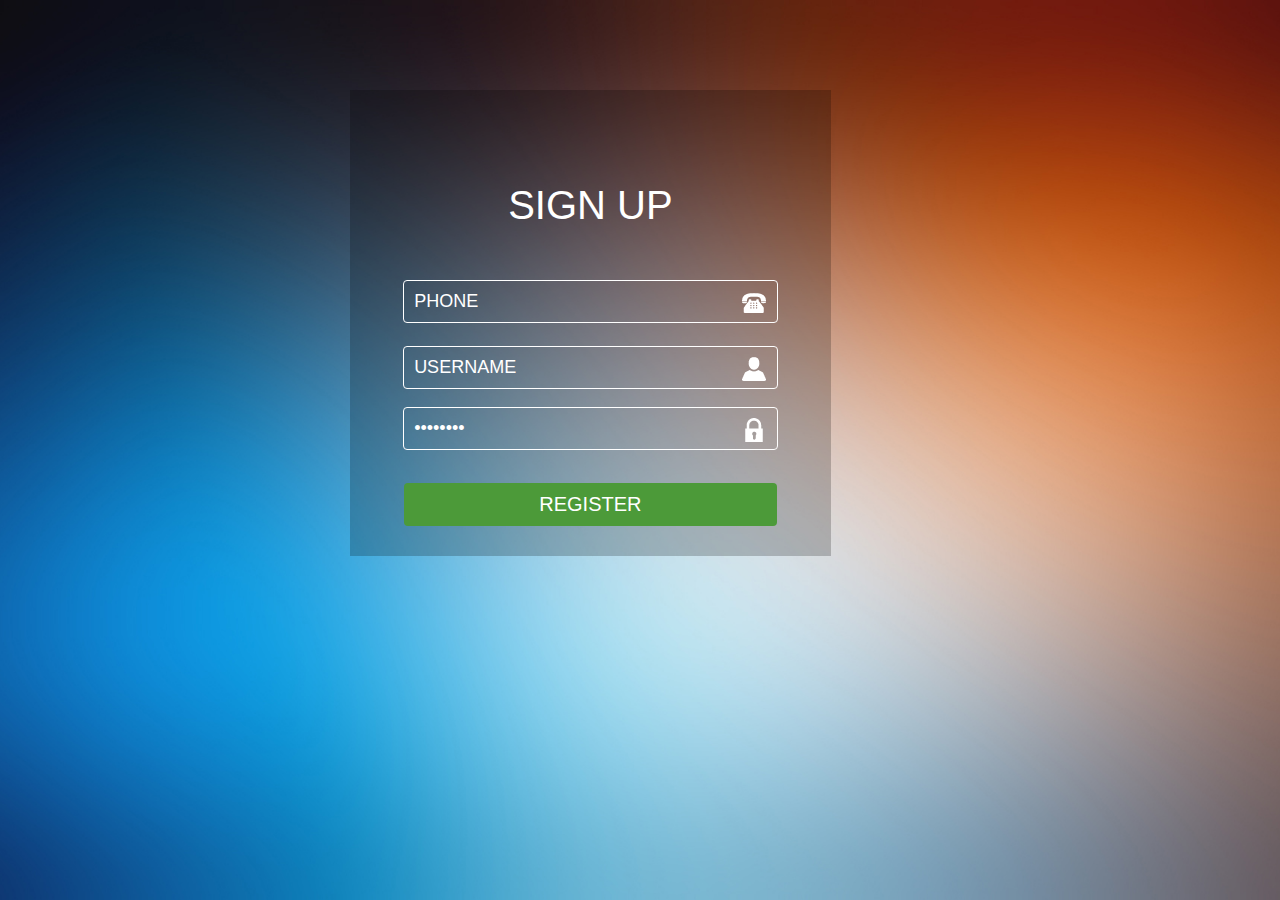
<file: src/main/webapp/register.html>
<!doctype html>
<html>
<head>
<title>Home</title>
<meta name="viewport" content="width=device-width, initial-scale=1">
<meta http-equiv="Content-Type" content="text/html; charset=utf-8" />
<meta name="keywords" content="" />

<link href="login/css/style.css" rel='stylesheet' type='text/css' media="all" />
</head>
<body>

<div class="log">
	<div class="content2">
		<h2>SIGN UP</h2>
		<form>
			<input type="tel" name="phoneNum" value="PHONE" onfocus="this.value = '';" onblur="if (this.value == '') {this.value = 'PHONE';}">
			<input type="text" name="username" value="USERNAME" onfocus="this.value = '';" onblur="if (this.value == '') {this.value = 'NAME AND SURNAME';}">
			<input type="password" name="password" value="PASSWORD" onfocus="this.value = '';" onblur="if (this.value == '') {this.value = 'PASSWORD';}">
			<input type="submit" class="register" value="Register">
		</form>
	</div>
	<div class="clear"></div>
</div>

</body>
</html>
</file>
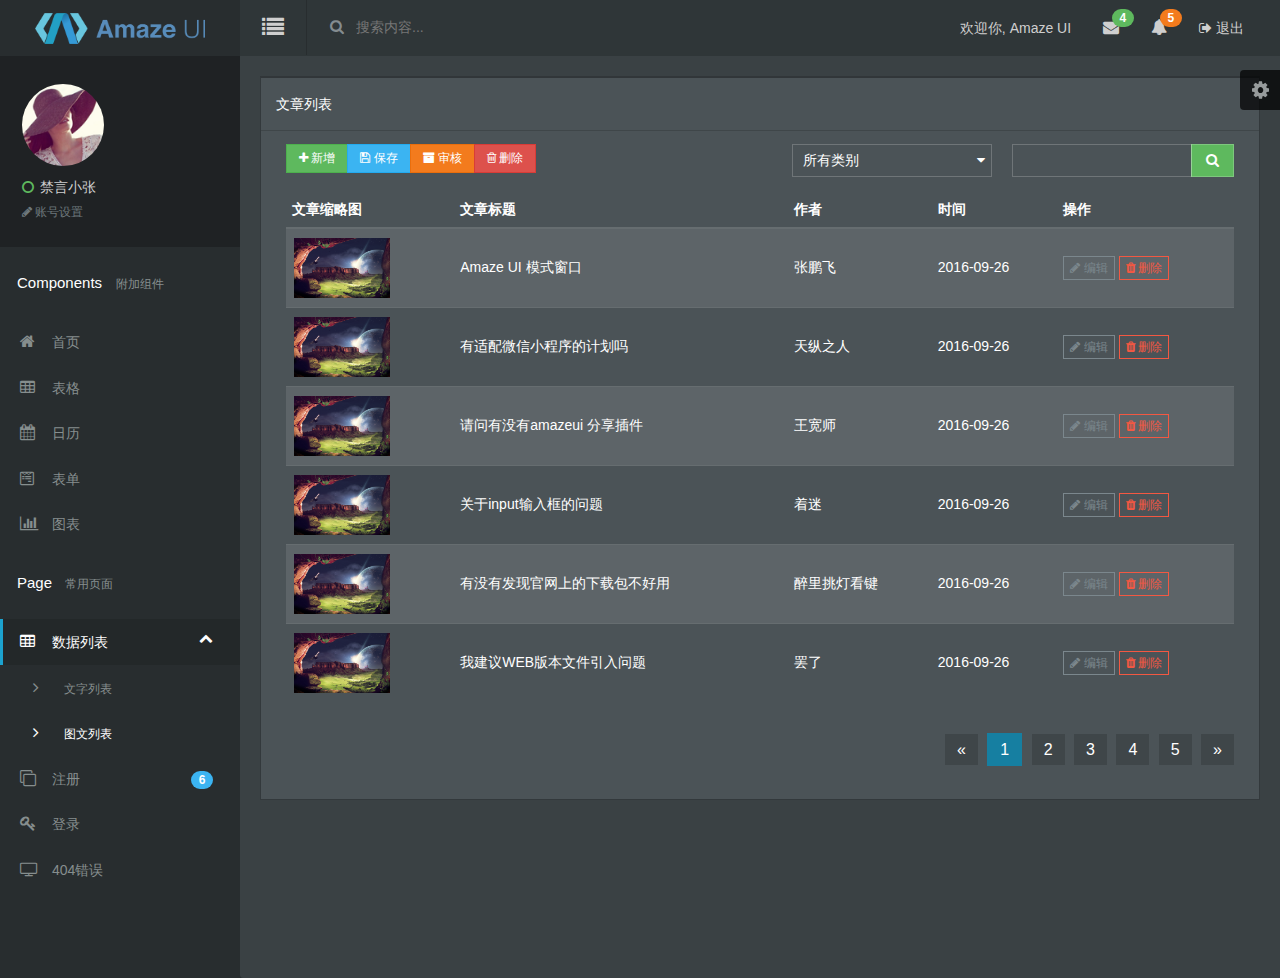
<file: src/main/webapp/table-list-img.html>
<!DOCTYPE html>
<html lang="en">

<head>
    <meta charset="utf-8">
    <meta http-equiv="X-UA-Compatible" content="IE=edge">
    <title>Amaze UI Admin index Examples</title>
    <meta name="description" content="这是一个 index 页面">
    <meta name="keywords" content="index">
    <meta name="viewport" content="width=device-width, initial-scale=1">
    <meta name="renderer" content="webkit">
    <meta http-equiv="Cache-Control" content="no-siteapp" />
    <link rel="icon" type="image/png" href="assets/i/favicon.png">
    <link rel="apple-touch-icon-precomposed" href="assets/i/app-icon72x72@2x.png">
    <meta name="apple-mobile-web-app-title" content="Amaze UI" />
    <link rel="stylesheet" href="assets/css/amazeui.min.css" />
    <link rel="stylesheet" href="assets/css/amazeui.datatables.min.css" />
    <link rel="stylesheet" href="assets/css/app.css">
    <script src="assets/js/jquery.min.js"></script>

</head>

<body data-type="widgets">
    <script src="assets/js/theme.js"></script>
    <div class="am-g tpl-g">
        <!-- 头部 -->
        <header>
            <!-- logo -->
            <div class="am-fl tpl-header-logo">
                <a href="javascript:;"><img src="assets/img/logo.png" alt=""></a>
            </div>
            <!-- 右侧内容 -->
            <div class="tpl-header-fluid">
                <!-- 侧边切换 -->
                <div class="am-fl tpl-header-switch-button am-icon-list">
                    <span>

                </span>
                </div>
                <!-- 搜索 -->
                <div class="am-fl tpl-header-search">
                    <form class="tpl-header-search-form" action="javascript:;">
                        <button class="tpl-header-search-btn am-icon-search"></button>
                        <input class="tpl-header-search-box" type="text" placeholder="搜索内容...">
                    </form>
                </div>
                <!-- 其它功能-->
                <div class="am-fr tpl-header-navbar">
                    <ul>
                        <!-- 欢迎语 -->
                        <li class="am-text-sm tpl-header-navbar-welcome">
                            <a href="javascript:;">欢迎你, <span>Amaze UI</span> </a>
                        </li>

                        <!-- 新邮件 -->
                        <li class="am-dropdown tpl-dropdown" data-am-dropdown>
                            <a href="javascript:;" class="am-dropdown-toggle tpl-dropdown-toggle" data-am-dropdown-toggle>
                                <i class="am-icon-envelope"></i>
                                <span class="am-badge am-badge-success am-round item-feed-badge">4</span>
                            </a>
                            <!-- 弹出列表 -->
                            <ul class="am-dropdown-content tpl-dropdown-content">
                                <li class="tpl-dropdown-menu-messages">
                                    <a href="javascript:;" class="tpl-dropdown-menu-messages-item am-cf">
                                        <div class="menu-messages-ico">
                                            <img src="assets/img/user04.png" alt="">
                                        </div>
                                        <div class="menu-messages-time">
                                            3小时前
                                        </div>
                                        <div class="menu-messages-content">
                                            <div class="menu-messages-content-title">
                                                <i class="am-icon-circle-o am-text-success"></i>
                                                <span>夕风色</span>
                                            </div>
                                            <div class="am-text-truncate"> Amaze UI 的诞生，依托于 GitHub 及其他技术社区上一些优秀的资源；Amaze UI 的成长，则离不开用户的支持。 </div>
                                            <div class="menu-messages-content-time">2016-09-21 下午 16:40</div>
                                        </div>
                                    </a>
                                </li>

                                <li class="tpl-dropdown-menu-messages">
                                    <a href="javascript:;" class="tpl-dropdown-menu-messages-item am-cf">
                                        <div class="menu-messages-ico">
                                            <img src="assets/img/user02.png" alt="">
                                        </div>
                                        <div class="menu-messages-time">
                                            5天前
                                        </div>
                                        <div class="menu-messages-content">
                                            <div class="menu-messages-content-title">
                                                <i class="am-icon-circle-o am-text-warning"></i>
                                                <span>禁言小张</span>
                                            </div>
                                            <div class="am-text-truncate"> 为了能最准确的传达所描述的问题， 建议你在反馈时附上演示，方便我们理解。 </div>
                                            <div class="menu-messages-content-time">2016-09-16 上午 09:23</div>
                                        </div>
                                    </a>
                                </li>
                                <li class="tpl-dropdown-menu-messages">
                                    <a href="javascript:;" class="tpl-dropdown-menu-messages-item am-cf">
                                        <i class="am-icon-circle-o"></i> 进入列表…
                                    </a>
                                </li>
                            </ul>
                        </li>

                        <!-- 新提示 -->
                        <li class="am-dropdown" data-am-dropdown>
                            <a href="javascript:;" class="am-dropdown-toggle" data-am-dropdown-toggle>
                                <i class="am-icon-bell"></i>
                                <span class="am-badge am-badge-warning am-round item-feed-badge">5</span>
                            </a>

                            <!-- 弹出列表 -->
                            <ul class="am-dropdown-content tpl-dropdown-content">
                                <li class="tpl-dropdown-menu-notifications">
                                    <a href="javascript:;" class="tpl-dropdown-menu-notifications-item am-cf">
                                        <div class="tpl-dropdown-menu-notifications-title">
                                            <i class="am-icon-line-chart"></i>
                                            <span> 有6笔新的销售订单</span>
                                        </div>
                                        <div class="tpl-dropdown-menu-notifications-time">
                                            12分钟前
                                        </div>
                                    </a>
                                </li>
                                <li class="tpl-dropdown-menu-notifications">
                                    <a href="javascript:;" class="tpl-dropdown-menu-notifications-item am-cf">
                                        <div class="tpl-dropdown-menu-notifications-title">
                                            <i class="am-icon-star"></i>
                                            <span> 有3个来自人事部的消息</span>
                                        </div>
                                        <div class="tpl-dropdown-menu-notifications-time">
                                            30分钟前
                                        </div>
                                    </a>
                                </li>
                                <li class="tpl-dropdown-menu-notifications">
                                    <a href="javascript:;" class="tpl-dropdown-menu-notifications-item am-cf">
                                        <div class="tpl-dropdown-menu-notifications-title">
                                            <i class="am-icon-folder-o"></i>
                                            <span> 上午开会记录存档</span>
                                        </div>
                                        <div class="tpl-dropdown-menu-notifications-time">
                                            1天前
                                        </div>
                                    </a>
                                </li>


                                <li class="tpl-dropdown-menu-notifications">
                                    <a href="javascript:;" class="tpl-dropdown-menu-notifications-item am-cf">
                                        <i class="am-icon-bell"></i> 进入列表…
                                    </a>
                                </li>
                            </ul>
                        </li>

                        <!-- 退出 -->
                        <li class="am-text-sm">
                            <a href="javascript:;">
                                <span class="am-icon-sign-out"></span> 退出
                            </a>
                        </li>
                    </ul>
                </div>
            </div>

        </header>
        <!-- 风格切换 -->
        <div class="tpl-skiner">
            <div class="tpl-skiner-toggle am-icon-cog">
            </div>
            <div class="tpl-skiner-content">
                <div class="tpl-skiner-content-title">
                    选择主题
                </div>
                <div class="tpl-skiner-content-bar">
                    <span class="skiner-color skiner-white" data-color="theme-white"></span>
                    <span class="skiner-color skiner-black" data-color="theme-black"></span>
                </div>
            </div>
        </div>
        <!-- 侧边导航栏 -->
        <div class="left-sidebar">
            <!-- 用户信息 -->
            <div class="tpl-sidebar-user-panel">
                <div class="tpl-user-panel-slide-toggleable">
                    <div class="tpl-user-panel-profile-picture">
                        <img src="assets/img/user04.png" alt="">
                    </div>
                    <span class="user-panel-logged-in-text">
              <i class="am-icon-circle-o am-text-success tpl-user-panel-status-icon"></i>
              禁言小张
          </span>
                    <a href="javascript:;" class="tpl-user-panel-action-link"> <span class="am-icon-pencil"></span> 账号设置</a>
                </div>
            </div>


            <!-- 菜单 -->
            <ul class="sidebar-nav">
                <li class="sidebar-nav-heading">Components <span class="sidebar-nav-heading-info"> 附加组件</span></li>
                <li class="sidebar-nav-link">
                    <a href="index.html">
                        <i class="am-icon-home sidebar-nav-link-logo"></i> 首页
                    </a>
                </li>
                <li class="sidebar-nav-link">
                    <a href="tables.html">
                        <i class="am-icon-table sidebar-nav-link-logo"></i> 表格
                    </a>
                </li>
                <li class="sidebar-nav-link">
                    <a href="calendar.html">
                        <i class="am-icon-calendar sidebar-nav-link-logo"></i> 日历
                    </a>
                </li>
                <li class="sidebar-nav-link">
                    <a href="form.html">
                        <i class="am-icon-wpforms sidebar-nav-link-logo"></i> 表单

                    </a>
                </li>
                <li class="sidebar-nav-link">
                    <a href="chart.html">
                        <i class="am-icon-bar-chart sidebar-nav-link-logo"></i> 图表

                    </a>
                </li>

                <li class="sidebar-nav-heading">Page<span class="sidebar-nav-heading-info"> 常用页面</span></li>
                <li class="sidebar-nav-link">
                    <a href="javascript:;" class="sidebar-nav-sub-title active">
                        <i class="am-icon-table sidebar-nav-link-logo"></i> 数据列表
                        <span class="am-icon-chevron-down am-fr am-margin-right-sm sidebar-nav-sub-ico sidebar-nav-sub-ico-rotate"></span>
                    </a>
                    <ul class="sidebar-nav sidebar-nav-sub" style="display: block;">
                        <li class="sidebar-nav-link">
                            <a href="table-list.html">
                                <span class="am-icon-angle-right sidebar-nav-link-logo"></span> 文字列表
                            </a>
                        </li>

                        <li class="sidebar-nav-link">
                            <a href="table-list-img.html" class="sub-active">
                                <span class="am-icon-angle-right sidebar-nav-link-logo"></span> 图文列表
                            </a>
                        </li>
                    </ul>
                </li>
                <li class="sidebar-nav-link">
                    <a href="sign-up.html">
                        <i class="am-icon-clone sidebar-nav-link-logo"></i> 注册
                        <span class="am-badge am-badge-secondary sidebar-nav-link-logo-ico am-round am-fr am-margin-right-sm">6</span>
                    </a>
                </li>
                <li class="sidebar-nav-link">
                    <a href="login.html">
                        <i class="am-icon-key sidebar-nav-link-logo"></i> 登录
                    </a>
                </li>
                <li class="sidebar-nav-link">
                    <a href="404.html">
                        <i class="am-icon-tv sidebar-nav-link-logo"></i> 404错误
                    </a>
                </li>

            </ul>
        </div>



        <!-- 内容区域 -->
        <div class="tpl-content-wrapper">
            <div class="row-content am-cf">
                <div class="row">
                    <div class="am-u-sm-12 am-u-md-12 am-u-lg-12">
                        <div class="widget am-cf">
                            <div class="widget-head am-cf">
                                <div class="widget-title  am-cf">文章列表</div>


                            </div>
                            <div class="widget-body  am-fr">

                                <div class="am-u-sm-12 am-u-md-6 am-u-lg-6">
                                    <div class="am-form-group">
                                        <div class="am-btn-toolbar">
                                            <div class="am-btn-group am-btn-group-xs">
                                                <button type="button" class="am-btn am-btn-default am-btn-success"><span class="am-icon-plus"></span> 新增</button>
                                                <button type="button" class="am-btn am-btn-default am-btn-secondary"><span class="am-icon-save"></span> 保存</button>
                                                <button type="button" class="am-btn am-btn-default am-btn-warning"><span class="am-icon-archive"></span> 审核</button>
                                                <button type="button" class="am-btn am-btn-default am-btn-danger"><span class="am-icon-trash-o"></span> 删除</button>
                                            </div>
                                        </div>
                                    </div>
                                </div>
                                <div class="am-u-sm-12 am-u-md-6 am-u-lg-3">
                                    <div class="am-form-group tpl-table-list-select">
                                        <select data-am-selected="{btnSize: 'sm'}">
              <option value="option1">所有类别</option>
              <option value="option2">IT业界</option>
              <option value="option3">数码产品</option>
              <option value="option3">笔记本电脑</option>
              <option value="option3">平板电脑</option>
              <option value="option3">只能手机</option>
              <option value="option3">超极本</option>
            </select>
                                    </div>
                                </div>
                                <div class="am-u-sm-12 am-u-md-12 am-u-lg-3">
                                    <div class="am-input-group am-input-group-sm tpl-form-border-form cl-p">
                                        <input type="text" class="am-form-field ">
                                        <span class="am-input-group-btn">
            <button class="am-btn  am-btn-default am-btn-success tpl-table-list-field am-icon-search" type="button"></button>
          </span>
                                    </div>
                                </div>

                                <div class="am-u-sm-12">
                                    <table width="100%" class="am-table am-table-compact am-table-striped tpl-table-black ">
                                        <thead>
                                            <tr>
                                                <th>文章缩略图</th>
                                                <th>文章标题</th>
                                                <th>作者</th>
                                                <th>时间</th>
                                                <th>操作</th>
                                            </tr>
                                        </thead>
                                        <tbody>
                                            <tr class="gradeX">
                                                <td>
                                                    <img src="assets/img/k.jpg" class="tpl-table-line-img" alt="">
                                                </td>
                                                <td class="am-text-middle">Amaze UI 模式窗口</td>
                                                <td class="am-text-middle">张鹏飞</td>
                                                <td class="am-text-middle">2016-09-26</td>
                                                <td class="am-text-middle">
                                                    <div class="tpl-table-black-operation">
                                                        <a href="javascript:;">
                                                            <i class="am-icon-pencil"></i> 编辑
                                                        </a>
                                                        <a href="javascript:;" class="tpl-table-black-operation-del">
                                                            <i class="am-icon-trash"></i> 删除
                                                        </a>
                                                    </div>
                                                </td>
                                            </tr>
                                            <tr class="even gradeC">
                                                <td>
                                                    <img src="assets/img/k.jpg" class="tpl-table-line-img" alt="">
                                                </td>
                                                <td class="am-text-middle">有适配微信小程序的计划吗</td>
                                                <td class="am-text-middle">天纵之人</td>
                                                <td class="am-text-middle">2016-09-26</td>
                                                <td class="am-text-middle">
                                                    <div class="tpl-table-black-operation">
                                                        <a href="javascript:;">
                                                            <i class="am-icon-pencil"></i> 编辑
                                                        </a>
                                                        <a href="javascript:;" class="tpl-table-black-operation-del">
                                                            <i class="am-icon-trash"></i> 删除
                                                        </a>
                                                    </div>
                                                </td>
                                            </tr>
                                            <tr class="gradeX">
                                                <td>
                                                    <img src="assets/img/k.jpg" class="tpl-table-line-img" alt="">
                                                </td>
                                                <td class="am-text-middle">请问有没有amazeui 分享插件</td>
                                                <td class="am-text-middle">王宽师</td>
                                                <td class="am-text-middle">2016-09-26</td>
                                                <td class="am-text-middle">
                                                    <div class="tpl-table-black-operation">
                                                        <a href="javascript:;">
                                                            <i class="am-icon-pencil"></i> 编辑
                                                        </a>
                                                        <a href="javascript:;" class="tpl-table-black-operation-del">
                                                            <i class="am-icon-trash"></i> 删除
                                                        </a>
                                                    </div>
                                                </td>
                                            </tr>
                                            <tr class="even gradeC">
                                                <td>
                                                    <img src="assets/img/k.jpg" class="tpl-table-line-img" alt="">
                                                </td>
                                                <td class="am-text-middle">关于input输入框的问题</td>
                                                <td class="am-text-middle">着迷</td>
                                                <td class="am-text-middle">2016-09-26</td>
                                                <td class="am-text-middle">
                                                    <div class="tpl-table-black-operation">
                                                        <a href="javascript:;">
                                                            <i class="am-icon-pencil"></i> 编辑
                                                        </a>
                                                        <a href="javascript:;" class="tpl-table-black-operation-del">
                                                            <i class="am-icon-trash"></i> 删除
                                                        </a>
                                                    </div>
                                                </td>
                                            </tr>
                                            <tr class="even gradeC">
                                                <td>
                                                    <img src="assets/img/k.jpg" class="tpl-table-line-img" alt="">
                                                </td>
                                                <td class="am-text-middle">有没有发现官网上的下载包不好用</td>
                                                <td class="am-text-middle">醉里挑灯看键</td>
                                                <td class="am-text-middle">2016-09-26</td>
                                                <td class="am-text-middle">
                                                    <div class="tpl-table-black-operation">
                                                        <a href="javascript:;">
                                                            <i class="am-icon-pencil"></i> 编辑
                                                        </a>
                                                        <a href="javascript:;" class="tpl-table-black-operation-del">
                                                            <i class="am-icon-trash"></i> 删除
                                                        </a>
                                                    </div>
                                                </td>
                                            </tr>

                                            <tr class="even gradeC">
                                                <td>
                                                    <img src="assets/img/k.jpg" class="tpl-table-line-img" alt="">
                                                </td>
                                                <td class="am-text-middle">我建议WEB版本文件引入问题</td>
                                                <td class="am-text-middle">罢了</td>
                                                <td class="am-text-middle">2016-09-26</td>
                                                <td class="am-text-middle">
                                                    <div class="tpl-table-black-operation">
                                                        <a href="javascript:;">
                                                            <i class="am-icon-pencil"></i> 编辑
                                                        </a>
                                                        <a href="javascript:;" class="tpl-table-black-operation-del">
                                                            <i class="am-icon-trash"></i> 删除
                                                        </a>
                                                    </div>
                                                </td>
                                            </tr>
                                            <!-- more data -->
                                        </tbody>
                                    </table>
                                </div>
                                <div class="am-u-lg-12 am-cf">

                                    <div class="am-fr">
                                        <ul class="am-pagination tpl-pagination">
                                            <li class="am-disabled"><a href="#">«</a></li>
                                            <li class="am-active"><a href="#">1</a></li>
                                            <li><a href="#">2</a></li>
                                            <li><a href="#">3</a></li>
                                            <li><a href="#">4</a></li>
                                            <li><a href="#">5</a></li>
                                            <li><a href="#">»</a></li>
                                        </ul>
                                    </div>
                                </div>
                            </div>
                        </div>
                    </div>
                </div>
            </div>
        </div>
    </div>
    </div>
    <script src="assets/js/amazeui.min.js"></script>
    <script src="assets/js/app.js"></script>

</body>

</html>
</file>
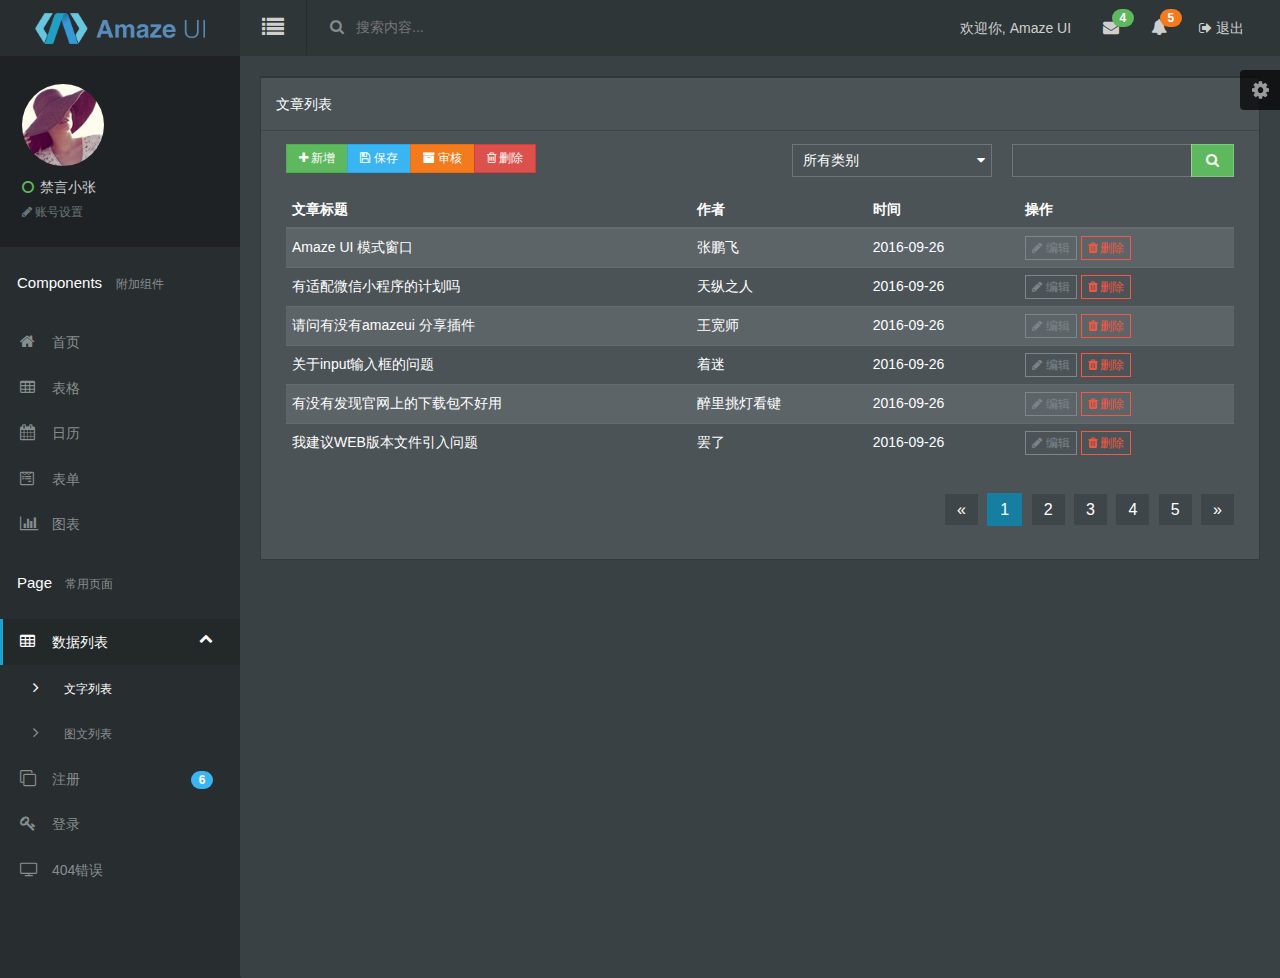
<file: src/main/webapp/table-list.html>
<!DOCTYPE html>
<html lang="en">

<head>
    <meta charset="utf-8">
    <meta http-equiv="X-UA-Compatible" content="IE=edge">
    <title>Amaze UI Admin index Examples</title>
    <meta name="description" content="这是一个 index 页面">
    <meta name="keywords" content="index">
    <meta name="viewport" content="width=device-width, initial-scale=1">
    <meta name="renderer" content="webkit">
    <meta http-equiv="Cache-Control" content="no-siteapp" />
    <link rel="icon" type="image/png" href="assets/i/favicon.png">
    <link rel="apple-touch-icon-precomposed" href="assets/i/app-icon72x72@2x.png">
    <meta name="apple-mobile-web-app-title" content="Amaze UI" />
    <script src="assets/js/echarts.min.js"></script>
    <link rel="stylesheet" href="assets/css/amazeui.min.css" />
    <link rel="stylesheet" href="assets/css/amazeui.datatables.min.css" />
    <link rel="stylesheet" href="assets/css/app.css">
    <script src="assets/js/jquery.min.js"></script>

</head>

<body data-type="widgets">
    <script src="assets/js/theme.js"></script>
    <div class="am-g tpl-g">
        <!-- 头部 -->
        <header>
            <!-- logo -->
            <div class="am-fl tpl-header-logo">
                <a href="javascript:;"><img src="assets/img/logo.png" alt=""></a>
            </div>
            <!-- 右侧内容 -->
            <div class="tpl-header-fluid">
                <!-- 侧边切换 -->
                <div class="am-fl tpl-header-switch-button am-icon-list">
                    <span>

                </span>
                </div>
                <!-- 搜索 -->
                <div class="am-fl tpl-header-search">
                    <form class="tpl-header-search-form" action="javascript:;">
                        <button class="tpl-header-search-btn am-icon-search"></button>
                        <input class="tpl-header-search-box" type="text" placeholder="搜索内容...">
                    </form>
                </div>
                <!-- 其它功能-->
                <div class="am-fr tpl-header-navbar">
                    <ul>
                        <!-- 欢迎语 -->
                        <li class="am-text-sm tpl-header-navbar-welcome">
                            <a href="javascript:;">欢迎你, <span>Amaze UI</span> </a>
                        </li>

                        <!-- 新邮件 -->
                        <li class="am-dropdown tpl-dropdown" data-am-dropdown>
                            <a href="javascript:;" class="am-dropdown-toggle tpl-dropdown-toggle" data-am-dropdown-toggle>
                                <i class="am-icon-envelope"></i>
                                <span class="am-badge am-badge-success am-round item-feed-badge">4</span>
                            </a>
                            <!-- 弹出列表 -->
                            <ul class="am-dropdown-content tpl-dropdown-content">
                                <li class="tpl-dropdown-menu-messages">
                                    <a href="javascript:;" class="tpl-dropdown-menu-messages-item am-cf">
                                        <div class="menu-messages-ico">
                                            <img src="assets/img/user04.png" alt="">
                                        </div>
                                        <div class="menu-messages-time">
                                            3小时前
                                        </div>
                                        <div class="menu-messages-content">
                                            <div class="menu-messages-content-title">
                                                <i class="am-icon-circle-o am-text-success"></i>
                                                <span>夕风色</span>
                                            </div>
                                            <div class="am-text-truncate"> Amaze UI 的诞生，依托于 GitHub 及其他技术社区上一些优秀的资源；Amaze UI 的成长，则离不开用户的支持。 </div>
                                            <div class="menu-messages-content-time">2016-09-21 下午 16:40</div>
                                        </div>
                                    </a>
                                </li>

                                <li class="tpl-dropdown-menu-messages">
                                    <a href="javascript:;" class="tpl-dropdown-menu-messages-item am-cf">
                                        <div class="menu-messages-ico">
                                            <img src="assets/img/user02.png" alt="">
                                        </div>
                                        <div class="menu-messages-time">
                                            5天前
                                        </div>
                                        <div class="menu-messages-content">
                                            <div class="menu-messages-content-title">
                                                <i class="am-icon-circle-o am-text-warning"></i>
                                                <span>禁言小张</span>
                                            </div>
                                            <div class="am-text-truncate"> 为了能最准确的传达所描述的问题， 建议你在反馈时附上演示，方便我们理解。 </div>
                                            <div class="menu-messages-content-time">2016-09-16 上午 09:23</div>
                                        </div>
                                    </a>
                                </li>
                                <li class="tpl-dropdown-menu-messages">
                                    <a href="javascript:;" class="tpl-dropdown-menu-messages-item am-cf">
                                        <i class="am-icon-circle-o"></i> 进入列表…
                                    </a>
                                </li>
                            </ul>
                        </li>

                        <!-- 新提示 -->
                        <li class="am-dropdown" data-am-dropdown>
                            <a href="javascript:;" class="am-dropdown-toggle" data-am-dropdown-toggle>
                                <i class="am-icon-bell"></i>
                                <span class="am-badge am-badge-warning am-round item-feed-badge">5</span>
                            </a>

                            <!-- 弹出列表 -->
                            <ul class="am-dropdown-content tpl-dropdown-content">
                                <li class="tpl-dropdown-menu-notifications">
                                    <a href="javascript:;" class="tpl-dropdown-menu-notifications-item am-cf">
                                        <div class="tpl-dropdown-menu-notifications-title">
                                            <i class="am-icon-line-chart"></i>
                                            <span> 有6笔新的销售订单</span>
                                        </div>
                                        <div class="tpl-dropdown-menu-notifications-time">
                                            12分钟前
                                        </div>
                                    </a>
                                </li>
                                <li class="tpl-dropdown-menu-notifications">
                                    <a href="javascript:;" class="tpl-dropdown-menu-notifications-item am-cf">
                                        <div class="tpl-dropdown-menu-notifications-title">
                                            <i class="am-icon-star"></i>
                                            <span> 有3个来自人事部的消息</span>
                                        </div>
                                        <div class="tpl-dropdown-menu-notifications-time">
                                            30分钟前
                                        </div>
                                    </a>
                                </li>
                                <li class="tpl-dropdown-menu-notifications">
                                    <a href="javascript:;" class="tpl-dropdown-menu-notifications-item am-cf">
                                        <div class="tpl-dropdown-menu-notifications-title">
                                            <i class="am-icon-folder-o"></i>
                                            <span> 上午开会记录存档</span>
                                        </div>
                                        <div class="tpl-dropdown-menu-notifications-time">
                                            1天前
                                        </div>
                                    </a>
                                </li>


                                <li class="tpl-dropdown-menu-notifications">
                                    <a href="javascript:;" class="tpl-dropdown-menu-notifications-item am-cf">
                                        <i class="am-icon-bell"></i> 进入列表…
                                    </a>
                                </li>
                            </ul>
                        </li>

                        <!-- 退出 -->
                        <li class="am-text-sm">
                            <a href="javascript:;">
                                <span class="am-icon-sign-out"></span> 退出
                            </a>
                        </li>
                    </ul>
                </div>
            </div>

        </header>
        <!-- 风格切换 -->
        <div class="tpl-skiner">
            <div class="tpl-skiner-toggle am-icon-cog">
            </div>
            <div class="tpl-skiner-content">
                <div class="tpl-skiner-content-title">
                    选择主题
                </div>
                <div class="tpl-skiner-content-bar">
                    <span class="skiner-color skiner-white" data-color="theme-white"></span>
                    <span class="skiner-color skiner-black" data-color="theme-black"></span>
                </div>
            </div>
        </div>
        <!-- 侧边导航栏 -->
        <div class="left-sidebar">
            <!-- 用户信息 -->
            <div class="tpl-sidebar-user-panel">
                <div class="tpl-user-panel-slide-toggleable">
                    <div class="tpl-user-panel-profile-picture">
                        <img src="assets/img/user04.png" alt="">
                    </div>
                    <span class="user-panel-logged-in-text">
              <i class="am-icon-circle-o am-text-success tpl-user-panel-status-icon"></i>
              禁言小张
          </span>
                    <a href="javascript:;" class="tpl-user-panel-action-link"> <span class="am-icon-pencil"></span> 账号设置</a>
                </div>
            </div>

            <!-- 菜单 -->
            <ul class="sidebar-nav">
                <li class="sidebar-nav-heading">Components <span class="sidebar-nav-heading-info"> 附加组件</span></li>
                <li class="sidebar-nav-link">
                    <a href="index.html">
                        <i class="am-icon-home sidebar-nav-link-logo"></i> 首页
                    </a>
                </li>
                <li class="sidebar-nav-link">
                    <a href="tables.html">
                        <i class="am-icon-table sidebar-nav-link-logo"></i> 表格
                    </a>
                </li>
                <li class="sidebar-nav-link">
                    <a href="calendar.html">
                        <i class="am-icon-calendar sidebar-nav-link-logo"></i> 日历
                    </a>
                </li>
                <li class="sidebar-nav-link">
                    <a href="form.html">
                        <i class="am-icon-wpforms sidebar-nav-link-logo"></i> 表单

                    </a>
                </li>
                <li class="sidebar-nav-link">
                    <a href="chart.html">
                        <i class="am-icon-bar-chart sidebar-nav-link-logo"></i> 图表

                    </a>
                </li>

                <li class="sidebar-nav-heading">Page<span class="sidebar-nav-heading-info"> 常用页面</span></li>
                <li class="sidebar-nav-link">
                    <a href="javascript:;" class="sidebar-nav-sub-title active">
                        <i class="am-icon-table sidebar-nav-link-logo"></i> 数据列表
                        <span class="am-icon-chevron-down am-fr am-margin-right-sm sidebar-nav-sub-ico sidebar-nav-sub-ico-rotate"></span>
                    </a>
                    <ul class="sidebar-nav sidebar-nav-sub" style="display: block;">
                        <li class="sidebar-nav-link">
                            <a href="table-list.html" class="sub-active">
                                <span class="am-icon-angle-right sidebar-nav-link-logo"></span> 文字列表
                            </a>
                        </li>

                        <li class="sidebar-nav-link">
                            <a href="table-list-img.html">
                                <span class="am-icon-angle-right sidebar-nav-link-logo"></span> 图文列表
                            </a>
                        </li>
                    </ul>
                </li>
                <li class="sidebar-nav-link">
                    <a href="sign-up.html">
                        <i class="am-icon-clone sidebar-nav-link-logo"></i> 注册
                        <span class="am-badge am-badge-secondary sidebar-nav-link-logo-ico am-round am-fr am-margin-right-sm">6</span>
                    </a>
                </li>
                <li class="sidebar-nav-link">
                    <a href="login.html">
                        <i class="am-icon-key sidebar-nav-link-logo"></i> 登录
                    </a>
                </li>
                <li class="sidebar-nav-link">
                    <a href="404.html">
                        <i class="am-icon-tv sidebar-nav-link-logo"></i> 404错误
                    </a>
                </li>

            </ul>
        </div>


        <!-- 内容区域 -->
        <div class="tpl-content-wrapper">
            <div class="row-content am-cf">
                <div class="row">
                    <div class="am-u-sm-12 am-u-md-12 am-u-lg-12">
                        <div class="widget am-cf">
                            <div class="widget-head am-cf">
                                <div class="widget-title  am-cf">文章列表</div>


                            </div>
                            <div class="widget-body  am-fr">

                                <div class="am-u-sm-12 am-u-md-6 am-u-lg-6">
                                    <div class="am-form-group">
                                        <div class="am-btn-toolbar">
                                            <div class="am-btn-group am-btn-group-xs">
                                                <button type="button" class="am-btn am-btn-default am-btn-success"><span class="am-icon-plus"></span> 新增</button>
                                                <button type="button" class="am-btn am-btn-default am-btn-secondary"><span class="am-icon-save"></span> 保存</button>
                                                <button type="button" class="am-btn am-btn-default am-btn-warning"><span class="am-icon-archive"></span> 审核</button>
                                                <button type="button" class="am-btn am-btn-default am-btn-danger"><span class="am-icon-trash-o"></span> 删除</button>
                                            </div>
                                        </div>
                                    </div>
                                </div>
                                <div class="am-u-sm-12 am-u-md-6 am-u-lg-3">
                                    <div class="am-form-group tpl-table-list-select">
                                        <select data-am-selected="{btnSize: 'sm'}">
              <option value="option1">所有类别</option>
              <option value="option2">IT业界</option>
              <option value="option3">数码产品</option>
              <option value="option3">笔记本电脑</option>
              <option value="option3">平板电脑</option>
              <option value="option3">只能手机</option>
              <option value="option3">超极本</option>
            </select>
                                    </div>
                                </div>
                                <div class="am-u-sm-12 am-u-md-12 am-u-lg-3">
                                    <div class="am-input-group am-input-group-sm tpl-form-border-form cl-p">
                                        <input type="text" class="am-form-field ">
                                        <span class="am-input-group-btn">
            <button class="am-btn  am-btn-default am-btn-success tpl-table-list-field am-icon-search" type="button"></button>
          </span>
                                    </div>
                                </div>

                                <div class="am-u-sm-12">
                                    <table width="100%" class="am-table am-table-compact am-table-striped tpl-table-black " id="example-r">
                                        <thead>
                                            <tr>
                                                <th>文章标题</th>
                                                <th>作者</th>
                                                <th>时间</th>
                                                <th>操作</th>
                                            </tr>
                                        </thead>
                                        <tbody>
                                            <tr class="gradeX">
                                                <td>Amaze UI 模式窗口</td>
                                                <td>张鹏飞</td>
                                                <td>2016-09-26</td>
                                                <td>
                                                    <div class="tpl-table-black-operation">
                                                        <a href="javascript:;">
                                                            <i class="am-icon-pencil"></i> 编辑
                                                        </a>
                                                        <a href="javascript:;" class="tpl-table-black-operation-del">
                                                            <i class="am-icon-trash"></i> 删除
                                                        </a>
                                                    </div>
                                                </td>
                                            </tr>
                                            <tr class="even gradeC">
                                                <td>有适配微信小程序的计划吗</td>
                                                <td>天纵之人</td>
                                                <td>2016-09-26</td>
                                                <td>
                                                    <div class="tpl-table-black-operation">
                                                        <a href="javascript:;">
                                                            <i class="am-icon-pencil"></i> 编辑
                                                        </a>
                                                        <a href="javascript:;" class="tpl-table-black-operation-del">
                                                            <i class="am-icon-trash"></i> 删除
                                                        </a>
                                                    </div>
                                                </td>
                                            </tr>
                                            <tr class="gradeX">
                                                <td>请问有没有amazeui 分享插件</td>
                                                <td>王宽师</td>
                                                <td>2016-09-26</td>
                                                <td>
                                                    <div class="tpl-table-black-operation">
                                                        <a href="javascript:;">
                                                            <i class="am-icon-pencil"></i> 编辑
                                                        </a>
                                                        <a href="javascript:;" class="tpl-table-black-operation-del">
                                                            <i class="am-icon-trash"></i> 删除
                                                        </a>
                                                    </div>
                                                </td>
                                            </tr>
                                            <tr class="even gradeC">
                                                <td>关于input输入框的问题</td>
                                                <td>着迷</td>
                                                <td>2016-09-26</td>
                                                <td>
                                                    <div class="tpl-table-black-operation">
                                                        <a href="javascript:;">
                                                            <i class="am-icon-pencil"></i> 编辑
                                                        </a>
                                                        <a href="javascript:;" class="tpl-table-black-operation-del">
                                                            <i class="am-icon-trash"></i> 删除
                                                        </a>
                                                    </div>
                                                </td>
                                            </tr>
                                            <tr class="even gradeC">
                                                <td>有没有发现官网上的下载包不好用</td>
                                                <td>醉里挑灯看键</td>
                                                <td>2016-09-26</td>
                                                <td>
                                                    <div class="tpl-table-black-operation">
                                                        <a href="javascript:;">
                                                            <i class="am-icon-pencil"></i> 编辑
                                                        </a>
                                                        <a href="javascript:;" class="tpl-table-black-operation-del">
                                                            <i class="am-icon-trash"></i> 删除
                                                        </a>
                                                    </div>
                                                </td>
                                            </tr>

                                            <tr class="even gradeC">
                                                <td>我建议WEB版本文件引入问题</td>
                                                <td>罢了</td>
                                                <td>2016-09-26</td>
                                                <td>
                                                    <div class="tpl-table-black-operation">
                                                        <a href="javascript:;">
                                                            <i class="am-icon-pencil"></i> 编辑
                                                        </a>
                                                        <a href="javascript:;" class="tpl-table-black-operation-del">
                                                            <i class="am-icon-trash"></i> 删除
                                                        </a>
                                                    </div>
                                                </td>
                                            </tr>
                                            <!-- more data -->
                                        </tbody>
                                    </table>
                                </div>
                                <div class="am-u-lg-12 am-cf">

                                    <div class="am-fr">
                                        <ul class="am-pagination tpl-pagination">
                                            <li class="am-disabled"><a href="#">«</a></li>
                                            <li class="am-active"><a href="#">1</a></li>
                                            <li><a href="#">2</a></li>
                                            <li><a href="#">3</a></li>
                                            <li><a href="#">4</a></li>
                                            <li><a href="#">5</a></li>
                                            <li><a href="#">»</a></li>
                                        </ul>
                                    </div>
                                </div>
                            </div>
                        </div>
                    </div>
                </div>
            </div>
        </div>
    </div>
    </div>
    <script src="assets/js/amazeui.min.js"></script>
    <script src="assets/js/amazeui.datatables.min.js"></script>
    <script src="assets/js/dataTables.responsive.min.js"></script>
    <script src="assets/js/app.js"></script>

</body>

</html>
</file>
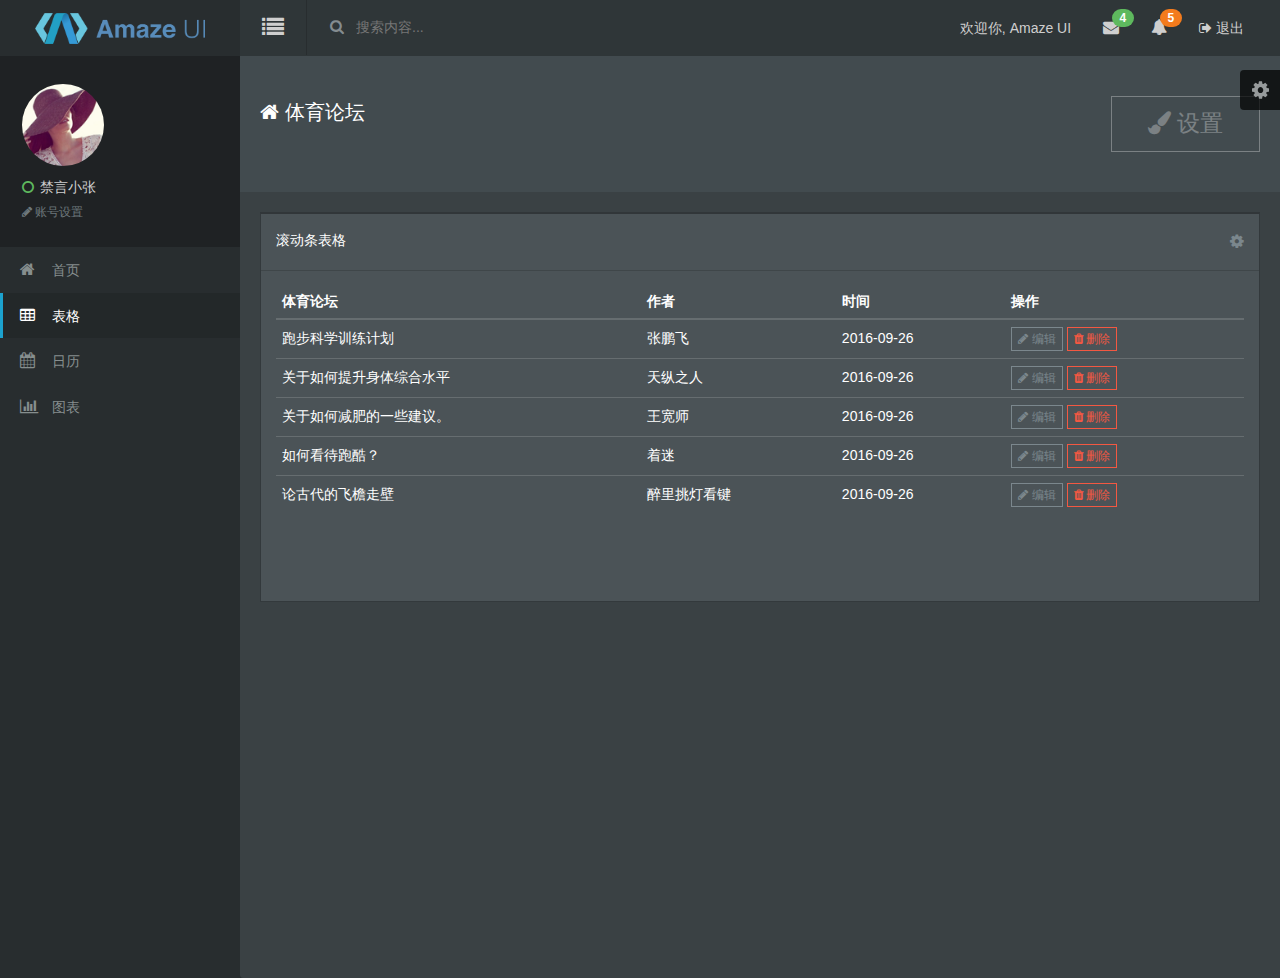
<file: src/main/webapp/tables.html>
<!DOCTYPE html>
<html lang="en">

<head>
    <meta charset="utf-8">
    <meta http-equiv="X-UA-Compatible" content="IE=edge">
    <title>Amaze UI Admin index Examples</title>
    <meta name="description" content="这是一个 index 页面">
    <meta name="keywords" content="index">
    <meta name="viewport" content="width=device-width, initial-scale=1">
    <meta name="renderer" content="webkit">
    <meta http-equiv="Cache-Control" content="no-siteapp" />
    <link rel="icon" type="image/png" href="assets/i/favicon.png">
    <link rel="apple-touch-icon-precomposed" href="assets/i/app-icon72x72@2x.png">
    <meta name="apple-mobile-web-app-title" content="Amaze UI" />
    <script src="assets/js/echarts.min.js"></script>
    <link rel="stylesheet" href="assets/css/amazeui.min.css" />
    <link rel="stylesheet" href="assets/css/amazeui.datatables.min.css" />
    <link rel="stylesheet" href="assets/css/app.css">
    <script src="assets/js/jquery.min.js"></script>

</head>

<body data-type="widgets">
    <script src="assets/js/theme.js"></script>
    <div class="am-g tpl-g">
        <!-- 头部 -->
        <header>
            <!-- logo -->
            <div class="am-fl tpl-header-logo">
                <a href="javascript:;"><img src="assets/img/logo.png" alt=""></a>
            </div>
            <!-- 右侧内容 -->
            <div class="tpl-header-fluid">
                <!-- 侧边切换 -->
                <div class="am-fl tpl-header-switch-button am-icon-list">
                    <span>

                </span>
                </div>
                <!-- 搜索 -->
                <div class="am-fl tpl-header-search">
                    <form class="tpl-header-search-form" action="javascript:;">
                        <button class="tpl-header-search-btn am-icon-search"></button>
                        <input class="tpl-header-search-box" type="text" placeholder="搜索内容...">
                    </form>
                </div>
                <!-- 其它功能-->
                <div class="am-fr tpl-header-navbar">
                    <ul>
                        <!-- 欢迎语 -->
                        <li class="am-text-sm tpl-header-navbar-welcome">
                            <a href="javascript:;">欢迎你, <span>Amaze UI</span> </a>
                        </li>

                        <!-- 新邮件 -->
                        <li class="am-dropdown tpl-dropdown" data-am-dropdown>
                            <a href="javascript:;" class="am-dropdown-toggle tpl-dropdown-toggle" data-am-dropdown-toggle>
                                <i class="am-icon-envelope"></i>
                                <span class="am-badge am-badge-success am-round item-feed-badge">4</span>
                            </a>
                            <!-- 弹出列表 -->
                            <ul class="am-dropdown-content tpl-dropdown-content">
                                <li class="tpl-dropdown-menu-messages">
                                    <a href="javascript:;" class="tpl-dropdown-menu-messages-item am-cf">
                                        <div class="menu-messages-ico">
                                            <img src="assets/img/user04.png" alt="">
                                        </div>
                                        <div class="menu-messages-time">
                                            3小时前
                                        </div>
                                        <div class="menu-messages-content">
                                            <div class="menu-messages-content-title">
                                                <i class="am-icon-circle-o am-text-success"></i>
                                                <span>夕风色</span>
                                            </div>
                                            <div class="am-text-truncate"> Amaze UI 的诞生，依托于 GitHub 及其他技术社区上一些优秀的资源；Amaze UI 的成长，则离不开用户的支持。 </div>
                                            <div class="menu-messages-content-time">2016-09-21 下午 16:40</div>
                                        </div>
                                    </a>
                                </li>

                                <li class="tpl-dropdown-menu-messages">
                                    <a href="javascript:;" class="tpl-dropdown-menu-messages-item am-cf">
                                        <div class="menu-messages-ico">
                                            <img src="assets/img/user02.png" alt="">
                                        </div>
                                        <div class="menu-messages-time">
                                            5天前
                                        </div>
                                        <div class="menu-messages-content">
                                            <div class="menu-messages-content-title">
                                                <i class="am-icon-circle-o am-text-warning"></i>
                                                <span>禁言小张</span>
                                            </div>
                                            <div class="am-text-truncate"> 为了能最准确的传达所描述的问题， 建议你在反馈时附上演示，方便我们理解。 </div>
                                            <div class="menu-messages-content-time">2016-09-16 上午 09:23</div>
                                        </div>
                                    </a>
                                </li>
                                <li class="tpl-dropdown-menu-messages">
                                    <a href="javascript:;" class="tpl-dropdown-menu-messages-item am-cf">
                                        <i class="am-icon-circle-o"></i> 进入列表…
                                    </a>
                                </li>
                            </ul>
                        </li>

                        <!-- 新提示 -->
                        <li class="am-dropdown" data-am-dropdown>
                            <a href="javascript:;" class="am-dropdown-toggle" data-am-dropdown-toggle>
                                <i class="am-icon-bell"></i>
                                <span class="am-badge am-badge-warning am-round item-feed-badge">5</span>
                            </a>

                            <!-- 弹出列表 -->
                            <ul class="am-dropdown-content tpl-dropdown-content">
                                <li class="tpl-dropdown-menu-notifications">
                                    <a href="javascript:;" class="tpl-dropdown-menu-notifications-item am-cf">
                                        <div class="tpl-dropdown-menu-notifications-title">
                                            <i class="am-icon-line-chart"></i>
                                            <span> 有6笔新的销售订单</span>
                                        </div>
                                        <div class="tpl-dropdown-menu-notifications-time">
                                            12分钟前
                                        </div>
                                    </a>
                                </li>
                                <li class="tpl-dropdown-menu-notifications">
                                    <a href="javascript:;" class="tpl-dropdown-menu-notifications-item am-cf">
                                        <div class="tpl-dropdown-menu-notifications-title">
                                            <i class="am-icon-star"></i>
                                            <span> 有3个来自人事部的消息</span>
                                        </div>
                                        <div class="tpl-dropdown-menu-notifications-time">
                                            30分钟前
                                        </div>
                                    </a>
                                </li>
                                <li class="tpl-dropdown-menu-notifications">
                                    <a href="javascript:;" class="tpl-dropdown-menu-notifications-item am-cf">
                                        <div class="tpl-dropdown-menu-notifications-title">
                                            <i class="am-icon-folder-o"></i>
                                            <span> 上午开会记录存档</span>
                                        </div>
                                        <div class="tpl-dropdown-menu-notifications-time">
                                            1天前
                                        </div>
                                    </a>
                                </li>


                                <li class="tpl-dropdown-menu-notifications">
                                    <a href="javascript:;" class="tpl-dropdown-menu-notifications-item am-cf">
                                        <i class="am-icon-bell"></i> 进入列表…
                                    </a>
                                </li>
                            </ul>
                        </li>

                        <!-- 退出 -->
                        <li class="am-text-sm">
                            <a href="javascript:;">
                                <span class="am-icon-sign-out"></span> 退出
                            </a>
                        </li>
                    </ul>
                </div>
            </div>

        </header>
        <!-- 风格切换 -->
        <div class="tpl-skiner">
            <div class="tpl-skiner-toggle am-icon-cog">
            </div>
            <div class="tpl-skiner-content">
                <div class="tpl-skiner-content-title">
                    选择主题
                </div>
                <div class="tpl-skiner-content-bar">
                    <span class="skiner-color skiner-white" data-color="theme-white"></span>
                    <span class="skiner-color skiner-black" data-color="theme-black"></span>
                </div>
            </div>
        </div>
        <!-- 侧边导航栏 -->
        <div class="left-sidebar">
            <!-- 用户信息 -->
            <div class="tpl-sidebar-user-panel">
                <div class="tpl-user-panel-slide-toggleable">
                    <div class="tpl-user-panel-profile-picture">
                        <img src="assets/img/user04.png" alt="">
                    </div>
                    <span class="user-panel-logged-in-text">
              <i class="am-icon-circle-o am-text-success tpl-user-panel-status-icon"></i>
              禁言小张
          </span>
                    <a href="javascript:;" class="tpl-user-panel-action-link"> <span class="am-icon-pencil"></span> 账号设置</a>
                </div>
            </div>


            <!-- 菜单 -->
            <ul class="sidebar-nav">
               
                <li class="sidebar-nav-link">
                    <a href="index.html">
                        <i class="am-icon-home sidebar-nav-link-logo"></i> 首页
                    </a>
                </li>
                <li class="sidebar-nav-link">
                    <a href="tables.html" class="active">
                        <i class="am-icon-table sidebar-nav-link-logo"></i> 表格
                    </a>
                </li>
                <li class="sidebar-nav-link">
                    <a href="calendar.html">
                        <i class="am-icon-calendar sidebar-nav-link-logo"></i> 日历
                    </a>
                </li>
                
                <li class="sidebar-nav-link">
                    <a href="chart.html">
                        <i class="am-icon-bar-chart sidebar-nav-link-logo"></i> 图表

                    </a>
                </li>
                 <!--  <li class="sidebar-nav-link">
                    <a href="javascript:;" class="sidebar-nav-sub-title">
                        <i class="am-icon-table sidebar-nav-link-logo"></i> 数据列表
                        <span class="am-icon-chevron-down am-fr am-margin-right-sm sidebar-nav-sub-ico"></span>
                    </a>
                    <ul class="sidebar-nav sidebar-nav-sub">
                        <li class="sidebar-nav-link">
                            <a href="table-list.html">
                                <span class="am-icon-angle-right sidebar-nav-link-logo"></span> 文字列表
                            </a>
                        </li>

                        <li class="sidebar-nav-link">
                            <a href="table-list-img.htm">
                                <span class="am-icon-angle-right sidebar-nav-link-logo"></span> 图文列表
                            </a>
                        </li>
                    </ul>
                </li>-->
            
            </ul>
        </div>



        <!-- 内容区域 -->
        <div class="tpl-content-wrapper">

            <div class="container-fluid am-cf">
                <div class="row">
                    <div class="am-u-sm-12 am-u-md-12 am-u-lg-9">
                        <div class="page-header-heading"><span class="am-icon-home page-header-heading-icon"></span> 体育论坛 <small></small></div>
                    </div>
                    <div class="am-u-lg-3 tpl-index-settings-button">
                        <button type="button" class="page-header-button"><span class="am-icon-paint-brush"></span> 设置</button>
                    </div>
                </div>

            </div>

            <div class="row-content am-cf">


                <div class="row">
                    <div class="am-u-sm-12 am-u-md-12 am-u-lg-12">
                        <div class="widget am-cf">
                            <div class="widget-head am-cf">
                                <div class="widget-title am-fl">滚动条表格</div>
                                <div class="widget-function am-fr">
                                    <a href="javascript:;" class="am-icon-cog"></a>
                                </div>
                            </div>
                            <div class="widget-body  widget-body-lg am-fr">
                                <div class="am-scrollable-horizontal ">
                                    <table width="100%" class="am-table am-table-compact am-text-nowrap tpl-table-black " id="example-r">
                                        <thead>
                                            <tr>
                                                <th>体育论坛</th>
                                                <th>作者</th>
                                                <th>时间</th>
                                                <th>操作</th>
                                            </tr>
                                        </thead>
                                        <tbody>
                                            <tr class="gradeX">
                                                <td>跑步科学训练计划</td>
                                                <td>张鹏飞</td>
                                                <td>2016-09-26</td>
                                                <td>
                                                    <div class="tpl-table-black-operation">
                                                        <a href="javascript:;">
                                                            <i class="am-icon-pencil"></i> 编辑
                                                        </a>
                                                        <a href="javascript:;" class="tpl-table-black-operation-del">
                                                            <i class="am-icon-trash"></i> 删除
                                                        </a>
                                                    </div>
                                                </td>
                                            </tr>
                                            <tr class="even gradeC">
                                                <td>关于如何提升身体综合水平</td>
                                                <td>天纵之人</td>
                                                <td>2016-09-26</td>
                                                <td>
                                                    <div class="tpl-table-black-operation">
                                                        <a href="javascript:;">
                                                            <i class="am-icon-pencil"></i> 编辑
                                                        </a>
                                                        <a href="javascript:;" class="tpl-table-black-operation-del">
                                                            <i class="am-icon-trash"></i> 删除
                                                        </a>
                                                    </div>
                                                </td>
                                            </tr>
                                            <tr class="gradeX">
                                                <td>关于如何减肥的一些建议。</td>
                                                <td>王宽师</td>
                                                <td>2016-09-26</td>
                                                <td>
                                                    <div class="tpl-table-black-operation">
                                                        <a href="javascript:;">
                                                            <i class="am-icon-pencil"></i> 编辑
                                                        </a>
                                                        <a href="javascript:;" class="tpl-table-black-operation-del">
                                                            <i class="am-icon-trash"></i> 删除
                                                        </a>
                                                    </div>
                                                </td>
                                            </tr>
                                            <tr class="even gradeC">
                                                <td>如何看待跑酷？</td>
                                                <td>着迷</td>
                                                <td>2016-09-26</td>
                                                <td>
                                                    <div class="tpl-table-black-operation">
                                                        <a href="javascript:;">
                                                            <i class="am-icon-pencil"></i> 编辑
                                                        </a>
                                                        <a href="javascript:;" class="tpl-table-black-operation-del">
                                                            <i class="am-icon-trash"></i> 删除
                                                        </a>
                                                    </div>
                                                </td>
                                            </tr>
                                            <tr class="even gradeC">
                                                <td>论古代的飞檐走壁</td>
                                                <td>醉里挑灯看键</td>
                                                <td>2016-09-26</td>
                                                <td>
                                                    <div class="tpl-table-black-operation">
                                                        <a href="javascript:;">
                                                            <i class="am-icon-pencil"></i> 编辑
                                                        </a>
                                                        <a href="javascript:;" class="tpl-table-black-operation-del">
                                                            <i class="am-icon-trash"></i> 删除
                                                        </a>
                                                    </div>
                                                </td>
                                            </tr>


                                            <!-- more data -->
                                        </tbody>
                                    </table>
                                </div>
                            </div>

                            </div>
                        </div>
                    </div>
            </div>
        </div>
    </div>
    </div>
    <script src="assets/js/amazeui.min.js"></script>
    <script src="assets/js/amazeui.datatables.min.js"></script>
    <script src="assets/js/dataTables.responsive.min.js"></script>
    <script src="assets/js/app.js"></script>

</body>

</html>
</file>
<file: src/main/webapp/assets/css/fullcalendar.print.css>
/*!
 * FullCalendar v0.0.0 Print Stylesheet
 * Docs & License: http://fullcalendar.io/
 * (c) 2016 Adam Shaw
 */

/*
 * Include this stylesheet on your page to get a more printer-friendly calendar.
 * When including this stylesheet, use the media='print' attribute of the <link> tag.
 * Make sure to include this stylesheet IN ADDITION to the regular fullcalendar.css.
 */

.fc {
	max-width: 100% !important;
}


/* Global Event Restyling
--------------------------------------------------------------------------------------------------*/

.fc-event {
	background: #fff !important;
	color: #000 !important;
	page-break-inside: avoid;
}

.fc-event .fc-resizer {
	display: none;
}


/* Table & Day-Row Restyling
--------------------------------------------------------------------------------------------------*/

.fc th,
.fc td,
.fc hr,
.fc thead,
.fc tbody,
.fc-row {
	border-color: #ccc !important;
	background: #fff !important;
}

/* kill the overlaid, absolutely-positioned components */
/* common... */
.fc-bg,
.fc-bgevent-skeleton,
.fc-highlight-skeleton,
.fc-helper-skeleton,
/* for timegrid. within cells within table skeletons... */
.fc-bgevent-container,
.fc-business-container,
.fc-highlight-container,
.fc-helper-container {
	display: none;
}

/* don't force a min-height on rows (for DayGrid) */
.fc tbody .fc-row {
	height: auto !important; /* undo height that JS set in distributeHeight */
	min-height: 0 !important; /* undo the min-height from each view's specific stylesheet */
}

.fc tbody .fc-row .fc-content-skeleton {
	position: static; /* undo .fc-rigid */
	padding-bottom: 0 !important; /* use a more border-friendly method for this... */
}

.fc tbody .fc-row .fc-content-skeleton tbody tr:last-child td { /* only works in newer browsers */
	padding-bottom: 1em; /* ...gives space within the skeleton. also ensures min height in a way */
}

.fc tbody .fc-row .fc-content-skeleton table {
	/* provides a min-height for the row, but only effective for IE, which exaggerates this value,
	   making it look more like 3em. for other browers, it will already be this tall */
	height: 1em;
}


/* Undo month-view event limiting. Display all events and hide the "more" links
--------------------------------------------------------------------------------------------------*/

.fc-more-cell,
.fc-more {
	display: none !important;
}

.fc tr.fc-limited {
	display: table-row !important;
}

.fc td.fc-limited {
	display: table-cell !important;
}

.fc-popover {
	display: none; /* never display the "more.." popover in print mode */
}


/* TimeGrid Restyling
--------------------------------------------------------------------------------------------------*/

/* undo the min-height 100% trick used to fill the container's height */
.fc-time-grid {
	min-height: 0 !important;
}

/* don't display the side axis at all ("all-day" and time cells) */
.fc-agenda-view .fc-axis {
	display: none;
}

/* don't display the horizontal lines */
.fc-slats,
.fc-time-grid hr { /* this hr is used when height is underused and needs to be filled */
	display: none !important; /* important overrides inline declaration */
}

/* let the container that holds the events be naturally positioned and create real height */
.fc-time-grid .fc-content-skeleton {
	position: static;
}

/* in case there are no events, we still want some height */
.fc-time-grid .fc-content-skeleton table {
	height: 4em;
}

/* kill the horizontal spacing made by the event container. event margins will be done below */
.fc-time-grid .fc-event-container {
	margin: 0 !important;
}


/* TimeGrid *Event* Restyling
--------------------------------------------------------------------------------------------------*/

/* naturally position events, vertically stacking them */
.fc-time-grid .fc-event {
	position: static !important;
	margin: 3px 2px !important;
}

/* for events that continue to a future day, give the bottom border back */
.fc-time-grid .fc-event.fc-not-end {
	border-bottom-width: 1px !important;
}

/* indicate the event continues via "..." text */
.fc-time-grid .fc-event.fc-not-end:after {
	content: "...";
}

/* for events that are continuations from previous days, give the top border back */
.fc-time-grid .fc-event.fc-not-start {
	border-top-width: 1px !important;
}

/* indicate the event is a continuation via "..." text */
.fc-time-grid .fc-event.fc-not-start:before {
	content: "...";
}

/* time */

/* undo a previous declaration and let the time text span to a second line */
.fc-time-grid .fc-event .fc-time {
	white-space: normal !important;
}

/* hide the the time that is normally displayed... */
.fc-time-grid .fc-event .fc-time span {
	display: none;
}

/* ...replace it with a more verbose version (includes AM/PM) stored in an html attribute */
.fc-time-grid .fc-event .fc-time:after {
	content: attr(data-full);
}


/* Vertical Scroller & Containers
--------------------------------------------------------------------------------------------------*/

/* kill the scrollbars and allow natural height */
.fc-scroller,
.fc-day-grid-container,    /* these divs might be assigned height, which we need to cleared */
.fc-time-grid-container {  /* */
	overflow: visible !important;
	height: auto !important;
}

/* kill the horizontal border/padding used to compensate for scrollbars */
.fc-row {
	border: 0 !important;
	margin: 0 !important;
}


/* Button Controls
--------------------------------------------------------------------------------------------------*/

.fc-button-group,
.fc button {
	display: none; /* don't display any button-related controls */
}
</file>
<file: src/main/webapp/assets/css/app.css>
ul,
li {
  list-style: none;
  padding: 0;
  margin: 0;
}
header {
  z-index: 1200;
  position: relative;
}
.tpl-header-logo {
  width: 240px;
  height: 57px;
  display: table;
  text-align: center;
  position: relative;
  z-index: 1300;
}
.tpl-header-logo a {
  display: table-cell;
  vertical-align: middle;
}
.tpl-header-logo img {
  width: 170px;
}
.tpl-header-fluid {
  margin-left: 240px;
  height: 56px;
  padding-left: 20px;
  padding-right: 20px;
}
.tpl-header-switch-button {
  margin-top: 0px;
  margin-bottom: 0px;
  float: left;
  color: #cfcfcf;
  margin-left: -20px;
  margin-right: 0;
  border: 0;
  border-radius: 0;
  padding: 0px 22px;
  font-size: 22px;
  line-height: 55px;
}
.tpl-header-switch-button:hover {
  outline: none;
}
.tpl-header-search-form {
  height: 54px;
  line-height: 52px;
  margin-left: 10px;
}
.tpl-header-search-box,
.tpl-header-search-btn {
  transition: all 0.4s ease-in-out;
  color: #848c90;
  background: none;
  border: none;
  outline: none;
}
.tpl-header-search-box {
  font-size: 14px;
}
.tpl-header-search-box:hover,
.tpl-header-search-box:active {
  color: #fff;
}
.tpl-header-search-btn {
  font-size: 15px;
}
.tpl-header-search-btn:hover,
.tpl-header-search-btn:active {
  color: #fff;
}
.tpl-header-navbar {
  color: #fff;
}
.tpl-header-navbar li {
  float: left;
}
.tpl-header-navbar a {
  line-height: 56px;
  display: block;
  padding: 0 16px;
  position: relative;
}
.tpl-header-navbar a .item-feed-badge {
  position: absolute;
  top: 9px;
  left: 25px;
}
ul.tpl-dropdown-content {
  padding: 10px;
  margin-top: 0;
  width: 300px;
  background-color: #2f3638;
  border: 1px solid #525e62;
  border-radius: 0;
}
ul.tpl-dropdown-content li {
  float: none;
}
ul.tpl-dropdown-content:before,
ul.tpl-dropdown-content:after {
  display: none;
}
ul.tpl-dropdown-content .tpl-dropdown-menu-notifications-title {
  font-size: 12px;
  float: left;
  color: rgba(255, 255, 255, 0.7);
}
ul.tpl-dropdown-content .tpl-dropdown-menu-notifications-time {
  float: right;
  text-align: right;
  color: rgba(255, 255, 255, 0.7);
  font-size: 11px;
  width: 50px;
  margin-left: 10px;
}
ul.tpl-dropdown-content .tpl-dropdown-menu-notifications:last-child .tpl-dropdown-menu-notifications-item {
  text-align: center;
  border: none;
  font-size: 12px;
}
ul.tpl-dropdown-content .tpl-dropdown-menu-notifications:last-child .tpl-dropdown-menu-notifications-item i {
  margin-left: -6px;
}
ul.tpl-dropdown-content .tpl-dropdown-menu-messages:last-child .tpl-dropdown-menu-messages-item {
  text-align: center;
  border: none;
  font-size: 12px;
}
ul.tpl-dropdown-content .tpl-dropdown-menu-messages:last-child .tpl-dropdown-menu-messages-item i {
  margin-left: -6px;
}
ul.tpl-dropdown-content .tpl-dropdown-menu-notifications-item,
ul.tpl-dropdown-content .tpl-dropdown-menu-messages-item {
  padding: 12px;
  color: #fff;
  line-height: 20px;
  border-bottom: 1px solid rgba(255, 255, 255, 0.15);
}
ul.tpl-dropdown-content .tpl-dropdown-menu-notifications-item:hover,
ul.tpl-dropdown-content .tpl-dropdown-menu-messages-item:hover,
ul.tpl-dropdown-content .tpl-dropdown-menu-notifications-item:focus,
ul.tpl-dropdown-content .tpl-dropdown-menu-messages-item:focus {
  background-color: #465154;
  color: #fff;
}
ul.tpl-dropdown-content .tpl-dropdown-menu-notifications-item .menu-messages-ico,
ul.tpl-dropdown-content .tpl-dropdown-menu-messages-item .menu-messages-ico {
  line-height: initial;
  float: left;
  width: 35px;
  height: 35px;
  border-radius: 50%;
  margin-right: 10px;
  margin-top: 6px;
  overflow: hidden;
}
ul.tpl-dropdown-content .tpl-dropdown-menu-notifications-item .menu-messages-ico img,
ul.tpl-dropdown-content .tpl-dropdown-menu-messages-item .menu-messages-ico img {
  width: 100%;
  height: auto;
  vertical-align: middle;
}
ul.tpl-dropdown-content .tpl-dropdown-menu-notifications-item .menu-messages-time,
ul.tpl-dropdown-content .tpl-dropdown-menu-messages-item .menu-messages-time {
  float: right;
  text-align: right;
  color: rgba(255, 255, 255, 0.7);
  font-size: 11px;
  width: 40px;
  margin-left: 10px;
}
ul.tpl-dropdown-content .tpl-dropdown-menu-notifications-item .menu-messages-content,
ul.tpl-dropdown-content .tpl-dropdown-menu-messages-item .menu-messages-content {
  display: block;
  font-size: 13px;
  margin-left: 45px;
  margin-right: 50px;
}
ul.tpl-dropdown-content .tpl-dropdown-menu-notifications-item .menu-messages-content .menu-messages-content-time,
ul.tpl-dropdown-content .tpl-dropdown-menu-messages-item .menu-messages-content .menu-messages-content-time {
  margin-top: 3px;
  color: rgba(255, 255, 255, 0.7);
  font-size: 11px;
}
.am-dimmer {
  z-index: 1200;
}
.am-modal {
  z-index: 1300;
}
.am-datepicker-dropdown {
  z-index: 1400;
}
.tpl-skiner {
  transition: all 0.4s ease-in-out;
  position: fixed;
  z-index: 10000;
  right: -130px;
  top: 65px;
}
.tpl-skiner.active {
  right: 0px;
}
.tpl-skiner-content {
  background: rgba(0, 0, 0, 0.7);
  width: 130px;
  padding: 15px;
  border-radius: 4px 0 0 4px;
  overflow: hidden;
}
.fc-content .am-icon-close {
  position: absolute;
  right: 0;
  top: 0px;
}
.tpl-skiner-toggle {
  position: absolute;
  top: 5px;
  left: -40px;
  width: 40px;
  color: #969a9b;
  font-size: 20px;
  height: 40px;
  line-height: 40px;
  text-align: center;
  background: rgba(0, 0, 0, 0.7);
  cursor: pointer;
  border-top-left-radius: 4px;
  border-bottom-left-radius: 4px;
}
.tpl-skiner-content-title {
  margin: 0;
  margin-bottom: 4px;
  padding-bottom: 4px;
  font-size: 16px;
  text-transform: uppercase;
  color: #fff;
  border-bottom: 1px solid rgba(255, 255, 255, 0.3);
}
.tpl-skiner-content-bar {
  padding-top: 10px;
}
.tpl-skiner-content-bar .skiner-color {
  transition: all 0.4s ease-in-out;
  float: left;
  width: 25px;
  height: 25px;
  margin-right: 10px;
  cursor: pointer;
}
.tpl-skiner-content-bar .skiner-white {
  background: #fff;
  border: 2px solid #eee;
}
.tpl-skiner-content-bar .skiner-black {
  background: #000;
  border: 2px solid #222;
}
.sub-active {
  color: #fff!important;
}
.left-sidebar {
  transition: all 0.4s ease-in-out;
  width: 240px;
  min-height: 100%;
  padding-top: 57px;
  position: absolute;
  z-index: 1104;
  top: 0;
  left: 0px;
}
.left-sidebar.xs-active {
  left: 0px;
}
.left-sidebar.active {
  left: -240px;
}
.tpl-sidebar-user-panel {
  padding: 22px;
  padding-top: 28px;
}
.tpl-user-panel-profile-picture {
  border-radius: 50%;
  width: 82px;
  height: 82px;
  margin-bottom: 10px;
  overflow: hidden;
}
.tpl-user-panel-profile-picture img {
  width: auto;
  height: 82px;
  vertical-align: middle;
}
.tpl-user-panel-status-icon {
  margin-right: 2px;
}
.user-panel-logged-in-text {
  display: block;
  color: #cfcfcf;
  font-size: 14px;
}
.tpl-user-panel-action-link {
  color: #6d787c;
  font-size: 12px;
}
.tpl-user-panel-action-link:hover {
  color: #a2aaad;
}
.sidebar-nav {
  list-style-type: none;
  padding: 0;
  margin: 0;
}
.sidebar-nav-sub {
  display: none;
}
.sidebar-nav-sub .sidebar-nav-link {
  font-size: 12px;
  padding-left: 30px;
}
.sidebar-nav-sub .sidebar-nav-link a {
  font-size: 12px;
  padding-left: 0;
}
.sidebar-nav-sub .sidebar-nav-link-logo {
  margin-right: 8px;
  width: 20px;
  font-size: 16px;
}
.sidebar-nav-sub-ico-rotate {
  -webkit-transform: rotate(180deg);
  transform: rotate(180deg);
  -webkit-transition: all 300ms;
  transition: all 300ms;
}
.sidebar-nav-link-logo-ico {
  margin-top: 5px;
}
.sidebar-nav-heading {
  padding: 24px 17px;
  font-size: 15px;
  font-weight: 500;
}
.sidebar-nav-heading-info {
  font-size: 12px;
  color: #868E8E;
  padding-left: 10px;
}
.sidebar-nav-link-logo {
  margin-right: 8px;
  width: 20px;
  font-size: 16px;
}
.sidebar-nav-link {
  color: #fff;
}
.sidebar-nav-link a {
  display: block;
  color: #868E8E;
  padding: 10px 17px;
  border-left: #282d2f 3px solid;
  font-size: 14px;
  cursor: pointer;
}
.sidebar-nav-link a.active {
  cursor: pointer;
  border-left: #1CA2CE 3px solid;
  color: #fff;
}
.sidebar-nav-link a:hover {
  color: #fff;
}
.tpl-content-wrapper {
  transition: all 0.4s ease-in-out;
  position: relative;
  margin-left: 240px;
  z-index: 1101;
  min-height: 922px;
  border-bottom-left-radius: 3px;
}
.tpl-content-wrapper.xs-active {
  margin-left: 240px;
}
.tpl-content-wrapper.active {
  margin-left: 0;
}
.page-header {
  background: #424b4f;
  margin-top: 0;
  margin-bottom: 0;
  padding: 40px 0;
  border-bottom: 0;
}
.container-fluid {
  margin-top: 0;
  margin-bottom: 0;
  padding: 40px 0;
  border-bottom: 0;
  padding-left: 20px;
  padding-right: 20px;
}
.row {
  margin-right: -10px;
  margin-left: -10px;
}
.page-header-description {
  margin-top: 4px;
  margin-bottom: 0;
  font-size: 14px;
  color: #e6e6e6;
}
.page-header-heading {
  font-size: 20px;
  font-weight: 400;
}
.page-header-heading .page-header-heading-ico {
  font-size: 28px;
  position: relative;
  top: 3px;
}
.page-header-heading small {
  font-weight: normal;
  line-height: 1;
  color: #B3B3B3;
}
.page-header-button {
  transition: all 0.4s ease-in-out;
  opacity: 0.3;
  float: right;
  outline: none;
  border: 1px solid #fff;
  padding: 16px 36px;
  font-size: 23px;
  line-height: 23px;
  border-radius: 0;
  padding-top: 14px;
  color: #fff;
  background-color: rgba(0, 0, 0, 0);
  font-weight: 500;
}
.page-header-button:hover {
  background-color: #ffffff;
  color: #333;
  opacity: 1;
}
.widget {
  width: 100%;
  min-height: 148px;
  margin-bottom: 20px;
  border-radius: 0;
  position: relative;
}
.widget-head {
  width: 100%;
  padding: 15px;
}
.widget-title {
  font-size: 14px;
}
.widget-fluctuation-period-text {
  display: inline-block;
  font-size: 16px;
  line-height: 20px;
  margin-bottom: 9px;
}
.widget-body {
  padding: 13px 15px;
  width: 100%;
}
.row-content {
  padding: 20px;
}
.widget-fluctuation-description-text {
  margin-top: 4px;
  display: block;
  font-size: 12px;
  line-height: 13px;
}
.widget-fluctuation-description-amount {
  display: block;
  font-size: 20px;
  line-height: 22px;
}
.widget-statistic-header {
  position: relative;
  z-index: 35;
  display: block;
  font-size: 14px;
  text-transform: uppercase;
  margin-bottom: 8px;
}
.widget-body-md {
  height: 200px;
}
.widget-body-lg {
  min-height: 330px;
}
.widget-margin-bottom-lg {
  margin-bottom: 20px;
}
.tpl-table-black-operation a {
  display: inline-block;
  padding: 5px 6px;
  font-size: 12px;
  line-height: 12px;
}
.tpl-switch input[type="checkbox"] {
  position: absolute;
  opacity: 0;
  width: 50px;
  height: 20px;
}
.tpl-switch input[type="checkbox"].ios-switch + div {
  vertical-align: middle;
  width: 40px;
  height: 20px;
  border-radius: 999px;
  background-color: rgba(0, 0, 0, 0.1);
  -webkit-transition-duration: .4s;
  -webkit-transition-property: background-color, box-shadow;
  margin-top: 6px;
}
.tpl-switch input[type="checkbox"].ios-switch:checked + div {
  width: 40px;
  background-position: 0 0;
  background-color: #36c6d3;
}
.tpl-switch input[type="checkbox"].tinyswitch.ios-switch + div {
  width: 34px;
  height: 18px;
}
.tpl-switch input[type="checkbox"].bigswitch.ios-switch + div {
  width: 50px;
  height: 25px;
}
.tpl-switch input[type="checkbox"].green.ios-switch:checked + div {
  background-color: #00e359;
  border: 1px solid #00a23f;
  box-shadow: inset 0 0 0 10px #00e359;
}
.tpl-switch input[type="checkbox"].ios-switch + div > div {
  float: left;
  width: 18px;
  height: 18px;
  border-radius: inherit;
  background: #ffffff;
  -webkit-transition-timing-function: cubic-bezier(0.54, 1.85, 0.5, 1);
  -webkit-transition-duration: 0.4s;
  -webkit-transition-property: transform, background-color, box-shadow;
  -moz-transition-timing-function: cubic-bezier(0.54, 1.85, 0.5, 1);
  -moz-transition-duration: 0.4s;
  -moz-transition-property: transform, background-color;
  pointer-events: none;
  margin-top: 1px;
  margin-left: 1px;
}
.tpl-switch input[type="checkbox"].ios-switch:checked + div > div {
  -webkit-transform: translate3d(20px, 0, 0);
  -moz-transform: translate3d(20px, 0, 0);
  background-color: #ffffff;
}
.tpl-switch input[type="checkbox"].tinyswitch.ios-switch + div > div {
  width: 16px;
  height: 16px;
  margin-top: 1px;
}
.tpl-switch input[type="checkbox"].tinyswitch.ios-switch:checked + div > div {
  -webkit-transform: translate3d(16px, 0, 0);
  -moz-transform: translate3d(16px, 0, 0);
  box-shadow: 0px 2px 5px rgba(0, 0, 0, 0.3), 0px 0px 0 1px #0850ac;
}
.tpl-switch input[type="checkbox"].bigswitch.ios-switch + div > div {
  width: 23px;
  height: 23px;
  margin-top: 1px;
}
.tpl-switch input[type="checkbox"].bigswitch.ios-switch:checked + div > div {
  -webkit-transform: translate3d(25px, 0, 0);
  -moz-transform: translate3d(16px, 0, 0);
}
.tpl-switch input[type="checkbox"].green.ios-switch:checked + div > div {
  box-shadow: 0px 2px 5px rgba(0, 0, 0, 0.3), 0 0 0 1px #00a23f;
}
.tpl-page-state {
  width: 100%;
}
.tpl-page-state-title {
  font-size: 40px;
  font-weight: bold;
}
.tpl-page-state-content {
  padding: 10px 0;
}
.tpl-login {
  width: 100%;
}
.tpl-login-logo {
  max-width: 159px;
  height: 205px;
  margin: 0 auto;
  margin-bottom: 20px;
}
.tpl-login-title {
  width: 100%;
  font-size: 24px;
}
.tpl-login-content {
  width: 300px;
  margin: 12% auto 0;
}
.tpl-login-remember-me {
  color: #B3B3B3;
  font-size: 14px;
}
.tpl-login-remember-me label {
  position: relative;
  top: -2px;
}
.tpl-login-content-info {
  color: #B3B3B3;
  font-size: 14px;
}
.cl-p {
  padding: 0!important;
}
.tpl-table-line-img {
  max-width: 100px;
  padding: 2px;
}
.tpl-table-list-select {
  text-align: right;
}
.fc-button-group,
.fc button {
  display: block;
}
.theme-white {
  background: #e9ecf3;
}
.theme-white .sidebar-nav-sub .sidebar-nav-link-logo {
  margin-left: 10px;
}
.theme-white .tpl-header-search-box:hover,
.theme-white .tpl-header-search-box:active .tpl-error-title {
  color: #848c90;
}
.theme-white .tpl-error-title-info {
  line-height: 30px;
  font-size: 21px;
  margin-top: 20px;
  text-align: center;
  color: #dce2ec;
}
.theme-white .tpl-error-btn {
  background: #03a9f3;
  border: 1px solid #03a9f3;
  border-radius: 30px;
  padding: 6px 20px 8px;
}
.theme-white .tpl-error-content {
  margin-top: 20px;
  margin-bottom: 20px;
  font-size: 16px;
  text-align: center;
  color: #96a2b4;
}
.theme-white .tpl-calendar-box {
  background: #fff;
  border-radius: 4px;
  padding: 20px;
}
.theme-white .tpl-calendar-box .fc-event {
  border-radius: 0;
  background: #03a9f3;
  border: 1px solid #14b0f6;
}
.theme-white .tpl-calendar-box .fc-axis {
  color: #868E8E;
}
.theme-white .tpl-calendar-box .fc-unthemed .fc-today {
  background: #eee;
}
.theme-white .tpl-calendar-box .fc-more {
  color: #868E8E;
}
.theme-white .tpl-calendar-box .fc th.fc-widget-header {
  background: #32c5d2!important;
  color: #ffffff;
  font-size: 14px;
  line-height: 20px;
  padding: 7px 0px;
  text-transform: uppercase;
  border: none!important;
}
.theme-white .tpl-calendar-box .fc th.fc-widget-header a {
  color: #fff;
}
.theme-white .tpl-calendar-box .fc-center h2 {
  color: #868E8E;
}
.theme-white .tpl-calendar-box .fc-state-default {
  background-image: none;
  background: #fff;
  font-size: 14px;
  color: #868E8E;
}
.theme-white .tpl-calendar-box .fc th,
.theme-white .tpl-calendar-box .fc td,
.theme-white .tpl-calendar-box .fc hr,
.theme-white .tpl-calendar-box .fc thead,
.theme-white .tpl-calendar-box .fc tbody,
.theme-white .tpl-calendar-box .fc-row {
  border-color: #eee!important;
}
.theme-white .tpl-calendar-box .fc-day-number {
  color: #868E8E;
  padding-right: 6px;
}
.theme-white .tpl-calendar-box .fc th {
  color: #868E8E;
  font-weight: normal;
  font-size: 14px;
  padding: 6px 0;
}
.theme-white .tpl-login-logo {
  background: url(../img/logoa.png) center no-repeat;
}
.theme-white .sub-active {
  color: #23abf0!important;
}
.theme-white .tpl-table-line-img {
  border: 1px solid #ddd;
}
.theme-white .tpl-pagination .am-disabled a,
.theme-white .tpl-pagination li a {
  color: #23abf0;
  border-radius: 3px;
  padding: 6px 12px;
}
.theme-white .tpl-pagination .am-active a {
  background: #23abf0;
  color: #fff;
  border: 1px solid #23abf0;
  padding: 6px 12px;
}
.theme-white .tpl-login-btn {
  background-color: #32c5d2;
  border: none;
  padding: 10px 16px;
  font-size: 14px;
  line-height: 14px;
  outline: none;
}
.theme-white .tpl-login-btn:hover,
.theme-white .tpl-login-btn:active {
  background: #22b2e1;
  color: #fff;
}
.theme-white .tpl-login-title {
  color: #697882;
}
.theme-white .tpl-login-title strong {
  color: #39bae4;
}
.theme-white .tpl-login-content {
  width: 500px;
  padding: 40px 40px 25px;
  background-color: #fff;
  border-radius: 4px;
}
.theme-white .tpl-form-line-form,
.theme-white .tpl-form-border-form {
  padding-top: 20px;
}
.theme-white .tpl-form-border-form input[type=number]:focus,
.theme-white .tpl-form-border-form input[type=search]:focus,
.theme-white .tpl-form-border-form input[type=text]:focus,
.theme-white .tpl-form-border-form input[type=password]:focus,
.theme-white .tpl-form-border-form input[type=datetime]:focus,
.theme-white .tpl-form-border-form input[type=datetime-local]:focus,
.theme-white .tpl-form-border-form input[type=date]:focus,
.theme-white .tpl-form-border-form input[type=month]:focus,
.theme-white .tpl-form-border-form input[type=time]:focus,
.theme-white .tpl-form-border-form input[type=week]:focus,
.theme-white .tpl-form-border-form input[type=email]:focus,
.theme-white .tpl-form-border-form input[type=url]:focus,
.theme-white .tpl-form-border-form input[type=tel]:focus,
.theme-white .tpl-form-border-form input[type=color]:focus,
.theme-white .tpl-form-border-form select:focus,
.theme-white .tpl-form-border-form textarea:focus,
.theme-white .am-form-field:focus {
  -webkit-box-shadow: none;
  box-shadow: none;
}
.theme-white .tpl-form-border-form input[type=number],
.theme-white .tpl-form-border-form input[type=search],
.theme-white .tpl-form-border-form input[type=text],
.theme-white .tpl-form-border-form input[type=password],
.theme-white .tpl-form-border-form input[type=datetime],
.theme-white .tpl-form-border-form input[type=datetime-local],
.theme-white .tpl-form-border-form input[type=date],
.theme-white .tpl-form-border-form input[type=month],
.theme-white .tpl-form-border-form input[type=time],
.theme-white .tpl-form-border-form input[type=week],
.theme-white .tpl-form-border-form input[type=email],
.theme-white .tpl-form-border-form input[type=url],
.theme-white .tpl-form-border-form input[type=tel],
.theme-white .tpl-form-border-form input[type=color],
.theme-white .tpl-form-border-form select,
.theme-white .tpl-form-border-form textarea,
.theme-white .am-form-field {
  display: block;
  width: 100%;
  padding: 6px 12px;
  line-height: 1.42857;
  color: #4d6b8a;
  background-color: #fff;
  background-image: none;
  border-radius: 4px;
  -webkit-box-shadow: inset 0 1px 1px rgba(0, 0, 0, 0.075);
  box-shadow: inset 0 1px 1px rgba(0, 0, 0, 0.075);
  -webkit-transition: border-color ease-in-out 0.15s, box-shadow ease-in-out 0.15s;
  -o-transition: border-color ease-in-out 0.15s, box-shadow ease-in-out 0.15s;
  transition: border-color ease-in-out 0.15s, box-shadow ease-in-out 0.15s;
  background: 0 0;
  border: 0;
  border: 1px solid #c2cad8;
  -webkit-border-radius: 0;
  -moz-border-radius: 0;
  -ms-border-radius: 0;
  text-indent: .5em;
  -o-border-radius: 0;
  border-radius: 0;
  color: #555;
  box-shadow: none;
  padding-left: 0;
  padding-right: 0;
  font-size: 14px;
}
.theme-white .tpl-form-border-form .am-checkbox,
.theme-white .tpl-form-border-form .am-checkbox-inline,
.theme-white .tpl-form-border-form .am-form-label,
.theme-white .tpl-form-border-form .am-radio,
.theme-white .tpl-form-border-form .am-radio-inline {
  margin-top: 0;
  margin-bottom: 0;
}
.theme-white .tpl-form-border-form .am-form-group:after {
  clear: both;
}
.theme-white .tpl-form-border-form .am-form-group:after,
.theme-white .tpl-form-border-form .am-form-group:before {
  content: " ";
  display: table;
}
.theme-white .tpl-form-border-form .am-form-label {
  padding-top: 5px;
  font-size: 16px;
  color: #888;
  font-weight: inherit;
  text-align: right;
}
.theme-white .tpl-form-border-form .am-form-group {
  /*padding: 20px 0;*/
}
.theme-white .tpl-form-border-form .am-form-label .tpl-form-line-small-title {
  color: #999;
  font-size: 12px;
}
.theme-white .tpl-form-line-form input[type=number]:focus,
.theme-white .tpl-form-line-form input[type=search]:focus,
.theme-white .tpl-form-line-form input[type=text]:focus,
.theme-white .tpl-form-line-form input[type=password]:focus,
.theme-white .tpl-form-line-form input[type=datetime]:focus,
.theme-white .tpl-form-line-form input[type=datetime-local]:focus,
.theme-white .tpl-form-line-form input[type=date]:focus,
.theme-white .tpl-form-line-form input[type=month]:focus,
.theme-white .tpl-form-line-form input[type=time]:focus,
.theme-white .tpl-form-line-form input[type=week]:focus,
.theme-white .tpl-form-line-form input[type=email]:focus,
.theme-white .tpl-form-line-form input[type=url]:focus,
.theme-white .tpl-form-line-form input[type=tel]:focus,
.theme-white .tpl-form-line-form input[type=color]:focus,
.theme-white .tpl-form-line-form select:focus,
.theme-white .tpl-form-line-form textarea:focus,
.theme-white .am-form-field:focus {
  -webkit-box-shadow: none;
  box-shadow: none;
}
.theme-white .tpl-form-line-form input[type=number],
.theme-white .tpl-form-line-form input[type=search],
.theme-white .tpl-form-line-form input[type=text],
.theme-white .tpl-form-line-form input[type=password],
.theme-white .tpl-form-line-form input[type=datetime],
.theme-white .tpl-form-line-form input[type=datetime-local],
.theme-white .tpl-form-line-form input[type=date],
.theme-white .tpl-form-line-form input[type=month],
.theme-white .tpl-form-line-form input[type=time],
.theme-white .tpl-form-line-form input[type=week],
.theme-white .tpl-form-line-form input[type=email],
.theme-white .tpl-form-line-form input[type=url],
.theme-white .tpl-form-line-form input[type=tel],
.theme-white .tpl-form-line-form input[type=color],
.theme-white .tpl-form-line-form select,
.theme-white .tpl-form-line-form textarea,
.theme-white .am-form-field {
  display: block;
  width: 100%;
  padding: 6px 12px;
  line-height: 1.42857;
  color: #4d6b8a;
  background-color: #fff;
  background-image: none;
  border: 1px solid #c2cad8;
  border-radius: 4px;
  -webkit-box-shadow: inset 0 1px 1px rgba(0, 0, 0, 0.075);
  box-shadow: inset 0 1px 1px rgba(0, 0, 0, 0.075);
  -webkit-transition: border-color ease-in-out 0.15s, box-shadow ease-in-out 0.15s;
  -o-transition: border-color ease-in-out 0.15s, box-shadow ease-in-out 0.15s;
  transition: border-color ease-in-out 0.15s, box-shadow ease-in-out 0.15s;
  background: 0 0;
  border: 0;
  border-bottom: 1px solid #c2cad8;
  -webkit-border-radius: 0;
  -moz-border-radius: 0;
  -ms-border-radius: 0;
  -o-border-radius: 0;
  border-radius: 0;
  color: #555;
  box-shadow: none;
  padding-left: 0;
  padding-right: 0;
  font-size: 14px;
}
.theme-white .tpl-form-line-form .am-checkbox,
.theme-white .tpl-form-line-form .am-checkbox-inline,
.theme-white .tpl-form-line-form .am-form-label,
.theme-white .tpl-form-line-form .am-radio,
.theme-white .tpl-form-line-form .am-radio-inline {
  margin-top: 0;
  margin-bottom: 0;
}
.theme-white .tpl-form-line-form .am-form-group:after {
  clear: both;
}
.theme-white .tpl-form-line-form .am-form-group:after,
.theme-white .tpl-form-line-form .am-form-group:before {
  content: " ";
  display: table;
}
.theme-white .tpl-form-line-form .am-form-label {
  padding-top: 5px;
  font-size: 16px;
  color: #888;
  font-weight: inherit;
  text-align: right;
}
.theme-white .tpl-form-line-form .am-form-group {
  /*padding: 20px 0;*/
}
.theme-white .tpl-form-line-form .am-form-label .tpl-form-line-small-title {
  color: #999;
  font-size: 12px;
}
.theme-white .tpl-table-black-operation a {
  border: 1px solid #36c6d3;
  color: #36c6d3;
}
.theme-white .tpl-table-black-operation a:hover {
  background: #36c6d3;
  color: #fff;
}
.theme-white .tpl-table-black-operation a.tpl-table-black-operation-del {
  border: 1px solid #e7505a;
  color: #e7505a;
}
.theme-white .tpl-table-black-operation a.tpl-table-black-operation-del:hover {
  background: #e7505a;
  color: #fff;
}
.theme-white .tpl-amendment-echarts {
  left: -17px;
}
.theme-white .tpl-user-card {
  border: 1px solid #3598dc;
  border-top: 2px solid #3598dc;
  background: #3598dc;
  color: #ffffff;
  border-radius: 4px;
}
.theme-white .tpl-user-card-title {
  font-size: 26px;
  margin-top: 0;
  font-weight: 300;
  margin-top: 25px;
  margin-bottom: 10px;
}
.theme-white .achievement-subheading {
  font-size: 12px;
  margin-top: 0;
  margin-bottom: 15px;
}
.theme-white .achievement-image {
  border-radius: 50%;
  margin-bottom: 22px;
}
.theme-white .achievement-description {
  margin: 0;
  font-size: 12px;
}
.theme-white .tpl-table-black {
  color: #838FA1;
}
.theme-white .tpl-table-black thead > tr > th {
  font-size: 14px;
  padding: 6px;
}
.theme-white .tpl-table-black tbody > tr > td {
  font-size: 14px;
  padding: 7px 6px;
}
.theme-white .tpl-table-black tfoot > tr > th {
  font-size: 14px;
  padding: 6px 0;
}
.theme-white .am-progress {
  height: 12px;
}
.theme-white .am-progress-title {
  font-size: 14px;
  margin-bottom: 8px;
}
.theme-white .widget-fluctuation-tpl-btn {
  margin-top: 6px;
  display: block;
  color: #fff;
  font-size: 12px;
  padding: 8px 14px;
  outline: none;
  background-color: #e7505a;
  border: 1px solid #e7505a;
}
.theme-white .widget-fluctuation-tpl-btn:hover {
  background: transparent;
  color: #e7505a;
}
.theme-white .widget-fluctuation-description-text {
  color: #c5cacd;
}
.theme-white .widget-fluctuation-period-text {
  color: #838FA1;
}
.theme-white .text-success {
  color: #5eb95e;
}
.theme-white .widget-head {
  border-bottom: 1px solid #eef1f5;
}
.theme-white .widget-function a {
  color: #838FA1;
}
.theme-white .widget-function a:hover {
  color: #a7bdcd;
}
.theme-white .widget {
  padding: 10px 20px 13px;
  background-color: #fff;
  border-radius: 4px;
  color: #838FA1;
}
.theme-white .widget-title {
  font-size: 16px;
}
.theme-white .widget-primary {
  min-height: 174px;
  border: 1px solid #32c5d2;
  border-top: 2px solid #32c5d2;
  background: #32c5d2;
  color: #ffffff;
  padding: 12px 17px;
  padding-left: 22px;
}
.theme-white .widget-statistic-icon {
  position: absolute;
  z-index: 30;
  right: 30px;
  top: 24px;
  font-size: 70px;
  color: #46cad6;
}
.theme-white .widget-statistic-description {
  position: relative;
  z-index: 35;
  display: block;
  font-size: 14px;
  line-height: 14px;
  padding-top: 8px;
  color: #fff;
}
.theme-white .widget-statistic-value {
  position: relative;
  z-index: 35;
  font-weight: 300;
  display: block;
  color: #fff;
  font-size: 46px;
  line-height: 46px;
  margin-bottom: 8px;
}
.theme-white .widget-statistic-header {
  padding-top: 18px;
  color: #fff;
}
.theme-white .widget-purple {
  padding: 12px 17px;
  border: 1px solid #8E44AD;
  border-top: 2px solid #8E44AD;
  background: #8E44AD;
  color: #ffffff;
  min-height: 174px;
}
.theme-white .widget-purple .widget-statistic-icon {
  color: #9956b5;
}
.theme-white .widget-purple .widget-statistic-header {
  color: #ded5e7;
}
.theme-white .widget-purple .widget-statistic-description {
  color: #ded5e7;
}
.theme-white .page-header-button {
  opacity: .8;
  border: 1px solid #32c5d2;
  background: #32c5d2;
  color: #fff;
}
.theme-white .page-header-button:hover {
  opacity: 1;
}
.theme-white .page-header-description {
  color: #666;
}
.theme-white .page-header-heading {
  color: #666;
}
.theme-white ul.tpl-dropdown-content .tpl-dropdown-menu-messages-item .menu-messages-content .menu-messages-content-time {
  color: #96a5aa;
}
.theme-white ul.tpl-dropdown-content {
  background: #fff;
  border: 1px solid #ddd;
}
.theme-white ul.tpl-dropdown-content .tpl-dropdown-menu-notifications-item,
.theme-white ul.tpl-dropdown-content .tpl-dropdown-menu-messages-item {
  border-bottom: 1px solid #eee;
  color: #999;
}
.theme-white ul.tpl-dropdown-content .tpl-dropdown-menu-notifications-item:hover,
.theme-white ul.tpl-dropdown-content .tpl-dropdown-menu-messages-item:hover {
  background-color: #f5f5f5;
}
.theme-white ul.tpl-dropdown-content .tpl-dropdown-menu-notifications-item .tpl-dropdown-menu-notifications-time,
.theme-white ul.tpl-dropdown-content .tpl-dropdown-menu-messages-item .tpl-dropdown-menu-notifications-time {
  color: #999;
}
.theme-white ul.tpl-dropdown-content .tpl-dropdown-menu-messages-item:hover {
  background-color: #f5f5f5;
}
.theme-white ul.tpl-dropdown-content .tpl-dropdown-menu-notifications-title {
  color: #999;
}
.theme-white .sidebar-nav-link a {
  border-left: #fff 3px solid;
}
.theme-white .sidebar-nav-link a:hover {
  background: #f2f6f9;
  color: #868E8E;
  border-left: #3bb4f2 3px solid;
}
.theme-white .sidebar-nav-link a.active {
  background: #f2f6f9;
  color: #868E8E;
  border-left: #3bb4f2 3px solid;
}
.theme-white .sidebar-nav-heading {
  color: #999;
  border-bottom: 1px solid #eee;
}
.theme-white .tpl-sidebar-user-panel {
  background: #fff;
  border-bottom: 1px solid #eee;
}
.theme-white .tpl-content-wrapper {
  background: #e9ecf3;
}
.theme-white .tpl-header-fluid {
  background: #fff;
  border-top: 1px solid #eee;
}
.theme-white .tpl-header-logo {
  background: #fff;
  border-bottom: 1px solid #eee;
}
.theme-white .tpl-header-switch-button {
  background: #fff;
  border-right: 1px solid #eee;
  border-left: 1px solid #eee;
}
.theme-white .tpl-header-switch-button:hover {
  background: #fff;
  color: #999;
}
.theme-white .tpl-header-navbar a {
  color: #999;
}
.theme-white .tpl-header-navbar a:hover {
  color: #999;
}
.theme-white .left-sidebar {
  background: #fff;
}
.theme-white .widget-color-green {
  border: 1px solid #32c5d2;
  border-top: 2px solid #32c5d2;
  background: #32c5d2;
  color: #ffffff;
}
.theme-white .widget-color-green .widget-fluctuation-period-text {
  color: #fff;
}
.theme-white .widget-color-green .widget-head {
  border-bottom: 1px solid #2bb8c4;
}
.theme-white .widget-color-green .widget-fluctuation-description-text {
  color: #bbe7f6;
}
.theme-white .widget-color-green .widget-function a {
  color: #42bde5;
}
.theme-white .widget-color-green .widget-function a:hover {
  color: #fff;
}
.theme-black {
  background-color: #282d2f;
}
.theme-black .tpl-am-model-bd {
  background: #424b4f;
}
.theme-black .tpl-model-dialog {
  background: #424b4f;
}
.theme-black .tpl-error-title {
  font-size: 210px;
  line-height: 220px;
  color: #868E8E;
}
.theme-black .tpl-error-title-info {
  line-height: 30px;
  font-size: 21px;
  margin-top: 20px;
  text-align: center;
  color: #868E8E;
}
.theme-black .tpl-error-btn {
  background: #03a9f3;
  border: 1px solid #03a9f3;
  border-radius: 30px;
  padding: 6px 20px 8px;
}
.theme-black .tpl-error-content {
  margin-top: 20px;
  margin-bottom: 20px;
  font-size: 16px;
  text-align: center;
  color: #cfcfcf;
}
.theme-black .tpl-calendar-box {
  background: #424b4f;
  padding: 20px;
}
.theme-black .tpl-calendar-box .fc-button {
  border-radius: 0;
  box-shadow: 0;
}
.theme-black .tpl-calendar-box .fc-event {
  border-radius: 0;
  background: #03a9f3;
}
.theme-black .tpl-calendar-box .fc-axis {
  color: #fff;
}
.theme-black .tpl-calendar-box .fc-unthemed .fc-today {
  background: #3a4144;
}
.theme-black .tpl-calendar-box .fc-more {
  color: #fff;
}
.theme-black .tpl-calendar-box .fc th.fc-widget-header {
  background: #9675ce!important;
  color: #ffffff;
  font-size: 14px;
  line-height: 20px;
  padding: 7px 0px;
  text-transform: uppercase;
  border: none!important;
}
.theme-black .tpl-calendar-box .fc th.fc-widget-header a {
  color: #fff;
}
.theme-black .tpl-calendar-box .fc-center h2 {
  color: #fff;
}
.theme-black .tpl-calendar-box .fc-state-default {
  background-image: none;
  background: #fff;
  font-size: 14px;
}
.theme-black .tpl-calendar-box .fc th,
.theme-black .tpl-calendar-box .fc td,
.theme-black .tpl-calendar-box .fc hr,
.theme-black .tpl-calendar-box .fc thead,
.theme-black .tpl-calendar-box .fc tbody,
.theme-black .tpl-calendar-box .fc-row {
  border-color: rgba(120, 130, 140, 0.4) !important;
}
.theme-black .tpl-calendar-box .fc-day-number {
  color: #868E8E;
  padding-right: 6px;
}
.theme-black .tpl-calendar-box .fc th {
  color: #868E8E;
  font-weight: normal;
  font-size: 14px;
  padding: 6px 0;
}
.theme-black .tpl-login-logo {
  background: url(../img/logob.png) center no-repeat;
}
.theme-black .tpl-table-line-img {
  max-width: 100px;
  padding: 2px;
  border: none;
}
.theme-black .tpl-table-list-field {
  border: none;
}
.theme-black .tpl-table-list-select .am-dropdown-content {
  color: #888;
}
.theme-black .tpl-table-list-select .am-selected-btn {
  border: 1px solid rgba(255, 255, 255, 0.2);
  color: #fff;
}
.theme-black .tpl-table-list-select .am-btn-default.am-active,
.theme-black .tpl-table-list-select .am-btn-default:active,
.theme-black .tpl-table-list-select .am-dropdown.am-active .am-btn-default.am-dropdown-toggle {
  border: 1px solid rgba(255, 255, 255, 0.2);
  color: #fff;
  background: #5d6468;
}
.theme-black .tpl-pagination .am-disabled a,
.theme-black .tpl-pagination li a {
  color: #fff;
  padding: 6px 12px;
  background: #3f4649;
  border: none;
}
.theme-black .tpl-pagination .am-active a {
  background: #167fa1;
  color: #fff;
  border: 1px solid #167fa1;
  padding: 6px 12px;
}
.theme-black .tpl-login-btn {
  border: 1px solid #b5b5b5;
  background-color: rgba(0, 0, 0, 0);
  padding: 10px 16px;
  font-size: 14px;
  line-height: 14px;
  color: #b5b5b5;
}
.theme-black .tpl-login-btn:hover,
.theme-black .tpl-login-btn:active {
  background: #b5b5b5;
  color: #fff;
}
.theme-black .tpl-login-title {
  color: #fff;
}
.theme-black .tpl-login-title strong {
  color: #39bae4;
}
.theme-black .tpl-form-line-form,
.theme-black .tpl-form-border-form {
  padding-top: 20px;
}
.theme-black .tpl-form-line-form .am-btn-default,
.theme-black .tpl-form-border-form .am-btn-default {
  color: #fff;
  border: 1px solid rgba(255, 255, 255, 0.2);
}
.theme-black .tpl-form-line-form .am-selected-text,
.theme-black .tpl-form-border-form .am-selected-text {
  color: #888;
}
.theme-black .tpl-form-border-form input[type=number]:focus,
.theme-black .tpl-form-border-form input[type=search]:focus,
.theme-black .tpl-form-border-form input[type=text]:focus,
.theme-black .tpl-form-border-form input[type=password]:focus,
.theme-black .tpl-form-border-form input[type=datetime]:focus,
.theme-black .tpl-form-border-form input[type=datetime-local]:focus,
.theme-black .tpl-form-border-form input[type=date]:focus,
.theme-black .tpl-form-border-form input[type=month]:focus,
.theme-black .tpl-form-border-form input[type=time]:focus,
.theme-black .tpl-form-border-form input[type=week]:focus,
.theme-black .tpl-form-border-form input[type=email]:focus,
.theme-black .tpl-form-border-form input[type=url]:focus,
.theme-black .tpl-form-border-form input[type=tel]:focus,
.theme-black .tpl-form-border-form input[type=color]:focus,
.theme-black .tpl-form-border-form select:focus,
.theme-black .tpl-form-border-form textarea:focus,
.theme-black .am-form-field:focus {
  -webkit-box-shadow: none;
  box-shadow: none;
}
.theme-black .tpl-form-border-form input[type=number],
.theme-black .tpl-form-border-form input[type=search],
.theme-black .tpl-form-border-form input[type=text],
.theme-black .tpl-form-border-form input[type=password],
.theme-black .tpl-form-border-form input[type=datetime],
.theme-black .tpl-form-border-form input[type=datetime-local],
.theme-black .tpl-form-border-form input[type=date],
.theme-black .tpl-form-border-form input[type=month],
.theme-black .tpl-form-border-form input[type=time],
.theme-black .tpl-form-border-form input[type=week],
.theme-black .tpl-form-border-form input[type=email],
.theme-black .tpl-form-border-form input[type=url],
.theme-black .tpl-form-border-form input[type=tel],
.theme-black .tpl-form-border-form input[type=color],
.theme-black .tpl-form-border-form select,
.theme-black .tpl-form-border-form textarea,
.theme-black .am-form-field {
  display: block;
  width: 100%;
  padding: 6px 12px;
  line-height: 1.42857;
  color: #4d6b8a;
  background-color: #fff;
  background-image: none;
  border: 1px solid #c2cad8;
  border-radius: 4px;
  -webkit-box-shadow: inset 0 1px 1px rgba(0, 0, 0, 0.075);
  box-shadow: inset 0 1px 1px rgba(0, 0, 0, 0.075);
  -webkit-transition: border-color ease-in-out 0.15s, box-shadow ease-in-out 0.15s;
  -o-transition: border-color ease-in-out 0.15s, box-shadow ease-in-out 0.15s;
  transition: border-color ease-in-out 0.15s, box-shadow ease-in-out 0.15s;
  background: 0 0;
  border: 0;
  text-indent: .5em;
  border: 1px solid rgba(255, 255, 255, 0.2);
  -webkit-border-radius: 0;
  -moz-border-radius: 0;
  -ms-border-radius: 0;
  -o-border-radius: 0;
  border-radius: 0;
  color: #fff;
  box-shadow: none;
  padding-left: 0;
  padding-right: 0;
  font-size: 14px;
}
.theme-black .tpl-form-border-form .am-checkbox,
.theme-black .tpl-form-border-form .am-checkbox-inline,
.theme-black .tpl-form-border-form .am-form-label,
.theme-black .tpl-form-border-form .am-radio,
.theme-black .tpl-form-border-form .am-radio-inline {
  margin-top: 0;
  margin-bottom: 0;
}
.theme-black .tpl-form-border-form .am-form-group:after {
  clear: both;
}
.theme-black .tpl-form-border-form .am-form-group:after,
.theme-black .tpl-form-border-form .am-form-group:before {
  content: " ";
  display: table;
}
.theme-black .tpl-form-border-form .am-form-label {
  padding-top: 5px;
  font-size: 16px;
  color: #fff;
  font-weight: inherit;
  text-align: right;
}
.theme-black .tpl-form-border-form .am-form-group {
  /*padding: 20px 0;*/
}
.theme-black .tpl-form-border-form .am-form-label .tpl-form-line-small-title {
  color: #999;
  font-size: 12px;
}
.theme-black .tpl-form-line-form input[type=number]:focus,
.theme-black .tpl-form-line-form input[type=search]:focus,
.theme-black .tpl-form-line-form input[type=text]:focus,
.theme-black .tpl-form-line-form input[type=password]:focus,
.theme-black .tpl-form-line-form input[type=datetime]:focus,
.theme-black .tpl-form-line-form input[type=datetime-local]:focus,
.theme-black .tpl-form-line-form input[type=date]:focus,
.theme-black .tpl-form-line-form input[type=month]:focus,
.theme-black .tpl-form-line-form input[type=time]:focus,
.theme-black .tpl-form-line-form input[type=week]:focus,
.theme-black .tpl-form-line-form input[type=email]:focus,
.theme-black .tpl-form-line-form input[type=url]:focus,
.theme-black .tpl-form-line-form input[type=tel]:focus,
.theme-black .tpl-form-line-form input[type=color]:focus,
.theme-black .tpl-form-line-form select:focus,
.theme-black .tpl-form-line-form textarea:focus,
.theme-black .am-form-field:focus {
  -webkit-box-shadow: none;
  box-shadow: none;
}
.theme-black .tpl-form-line-form input[type=number],
.theme-black .tpl-form-line-form input[type=search],
.theme-black .tpl-form-line-form input[type=text],
.theme-black .tpl-form-line-form input[type=password],
.theme-black .tpl-form-line-form input[type=datetime],
.theme-black .tpl-form-line-form input[type=datetime-local],
.theme-black .tpl-form-line-form input[type=date],
.theme-black .tpl-form-line-form input[type=month],
.theme-black .tpl-form-line-form input[type=time],
.theme-black .tpl-form-line-form input[type=week],
.theme-black .tpl-form-line-form input[type=email],
.theme-black .tpl-form-line-form input[type=url],
.theme-black .tpl-form-line-form input[type=tel],
.theme-black .tpl-form-line-form input[type=color],
.theme-black .tpl-form-line-form select,
.theme-black .tpl-form-line-form textarea,
.theme-black .am-form-field {
  display: block;
  width: 100%;
  padding: 6px 12px;
  line-height: 1.42857;
  color: #4d6b8a;
  background-color: #fff;
  background-image: none;
  border: 1px solid #c2cad8;
  border-radius: 4px;
  -webkit-box-shadow: inset 0 1px 1px rgba(0, 0, 0, 0.075);
  box-shadow: inset 0 1px 1px rgba(0, 0, 0, 0.075);
  -webkit-transition: border-color ease-in-out 0.15s, box-shadow ease-in-out 0.15s;
  -o-transition: border-color ease-in-out 0.15s, box-shadow ease-in-out 0.15s;
  transition: border-color ease-in-out 0.15s, box-shadow ease-in-out 0.15s;
  background: 0 0;
  border: 0;
  border-bottom: 1px solid rgba(255, 255, 255, 0.2);
  -webkit-border-radius: 0;
  -moz-border-radius: 0;
  -ms-border-radius: 0;
  -o-border-radius: 0;
  border-radius: 0;
  color: #fff;
  box-shadow: none;
  padding-left: 0;
  padding-right: 0;
  font-size: 14px;
}
.theme-black .tpl-form-line-form .am-checkbox,
.theme-black .tpl-form-line-form .am-checkbox-inline,
.theme-black .tpl-form-line-form .am-form-label,
.theme-black .tpl-form-line-form .am-radio,
.theme-black .tpl-form-line-form .am-radio-inline {
  margin-top: 0;
  margin-bottom: 0;
}
.theme-black .tpl-form-line-form .am-form-group:after {
  clear: both;
}
.theme-black .tpl-form-line-form .am-form-group:after,
.theme-black .tpl-form-line-form .am-form-group:before {
  content: " ";
  display: table;
}
.theme-black .tpl-form-line-form .am-form-label {
  padding-top: 5px;
  font-size: 16px;
  color: #fff;
  font-weight: inherit;
  text-align: right;
}
.theme-black .tpl-form-line-form .am-form-group {
  /*padding: 20px 0;*/
}
.theme-black .tpl-form-line-form .am-form-label .tpl-form-line-small-title {
  color: #999;
  font-size: 12px;
}
.theme-black .tpl-table-black-operation a {
  border: 1px solid #7b878d;
  color: #7b878d;
}
.theme-black .tpl-table-black-operation a:hover {
  background: #7b878d;
  color: #fff;
}
.theme-black .tpl-table-black-operation a.tpl-table-black-operation-del {
  border: 1px solid #f35842;
  color: #f35842;
}
.theme-black .tpl-table-black-operation a.tpl-table-black-operation-del:hover {
  background: #f35842;
  color: #fff;
}
.theme-black .am-table-bordered {
  border: 1px solid #666d70;
}
.theme-black .am-table-bordered > tbody > tr > td,
.theme-black .am-table-bordered > tbody > tr > th,
.theme-black .am-table-bordered > tfoot > tr > td,
.theme-black .am-table-bordered > tfoot > tr > th,
.theme-black .am-table-bordered > thead > tr > td,
.theme-black .am-table-bordered > thead > tr > th {
  border: 1px solid #666d70;
}
.theme-black .am-table-bordered > thead + tbody > tr:first-child > td,
.theme-black .am-table-bordered > thead + tbody > tr:first-child > th {
  border: 1px solid #666d70;
}
.theme-black .am-table-striped > tbody > tr:nth-child(odd) > td,
.theme-black .am-table-striped > tbody > tr:nth-child(odd) > th {
  background-color: #5d6468;
}
.theme-black .tpl-table-black {
  color: #fff;
}
.theme-black .tpl-table-black thead > tr > th {
  font-size: 14px;
  padding: 6px;
  border-bottom: 1px solid #666d70;
}
.theme-black .tpl-table-black tbody > tr > td {
  font-size: 14px;
  padding: 7px 6px;
  border-top: 1px solid #666d70;
}
.theme-black .tpl-table-black tfoot > tr > th {
  font-size: 14px;
  padding: 6px 0;
}
.theme-black .tpl-user-card {
  border: 1px solid #11627d;
  border-top: 2px solid #105f79;
  background: #1786aa;
  color: #ffffff;
}
.theme-black .tpl-user-card-title {
  font-size: 26px;
  margin-top: 0;
  font-weight: 300;
  margin-top: 25px;
  margin-bottom: 10px;
}
.theme-black .achievement-subheading {
  font-size: 12px;
  margin-top: 0;
  margin-bottom: 15px;
}
.theme-black .achievement-image {
  border-radius: 50%;
  margin-bottom: 22px;
}
.theme-black .achievement-description {
  margin: 0;
  font-size: 12px;
}
.theme-black .am-progress {
  height: 12px;
  margin-bottom: 14px;
  background: rgba(0, 0, 0, 0.15);
}
.theme-black .am-progress-title {
  font-size: 14px;
  margin-bottom: 8px;
}
.theme-black .am-progress-title-more {
  color: #a1a8ab;
}
.theme-black .widget-fluctuation-tpl-btn {
  margin-top: 6px;
  display: block;
  color: #fff;
  font-size: 12px;
  padding: 5px 10px;
  outline: none;
  background-color: rgba(255, 255, 255, 0);
  border: 1px solid #fff;
}
.theme-black .widget-fluctuation-tpl-btn:hover {
  background: #fff;
  color: #4b5357;
}
.theme-black .widget-fluctuation-description-text {
  color: #c5cacd;
}
.theme-black .text-success {
  color: #08ed72;
}
.theme-black .widget-fluctuation-period-text {
  color: #fff;
}
.theme-black .widget-head {
  border-bottom: 1px solid #3f4649;
}
.theme-black .widget-function a {
  color: #7b878d;
}
.theme-black .widget-function a:hover {
  color: #fff;
}
.theme-black .widget {
  border: 1px solid #33393c;
  border-top: 2px solid #313639;
  background: #4b5357;
  color: #ffffff;
}
.theme-black .widget-primary {
  border: 1px solid #11627d;
  border-top: 2px solid #105f79;
  background: #1786aa;
  color: #ffffff;
  padding: 12px 17px;
}
.theme-black .widget-statistic-icon {
  position: absolute;
  z-index: 30;
  right: 30px;
  top: 0px;
  font-size: 70px;
  color: #1b9eca;
}
.theme-black .widget-statistic-description {
  position: relative;
  z-index: 35;
  display: block;
  font-size: 14px;
  line-height: 14px;
  padding-top: 8px;
  color: #9cdcf2;
}
.theme-black .widget-statistic-value {
  position: relative;
  z-index: 35;
  font-weight: 300;
  display: block;
  color: #fff;
  font-size: 46px;
  line-height: 46px;
  margin-bottom: 8px;
}
.theme-black .widget-statistic-header {
  color: #9cdcf2;
}
.theme-black .widget-purple {
  padding: 12px 17px;
  border: 1px solid #5e4578;
  border-top: 2px solid #5c4375;
  background: #785799;
  color: #ffffff;
}
.theme-black .widget-purple .widget-statistic-icon {
  color: #8a6aaa;
}
.theme-black .widget-purple .widget-statistic-header {
  color: #ded5e7;
}
.theme-black .widget-purple .widget-statistic-description {
  color: #ded5e7;
}
.theme-black .page-header-description {
  color: #e6e6e6;
}
.theme-black .page-header-heading {
  color: #666;
}
.theme-black .container-fluid {
  background: #424b4f;
}
.theme-black .page-header-heading {
  color: #fff;
}
.theme-black .sidebar-nav-heading {
  color: #fff;
}
.theme-black .tpl-sidebar-user-panel {
  background: #1f2224;
  border-bottom: 1px solid #1f2224;
}
.theme-black .tpl-content-wrapper {
  background: #3a4144;
}
.theme-black .tpl-header-fluid {
  background: #2f3638;
}
.theme-black .sidebar-nav-link a.active {
  background: #232829;
}
.theme-black .sidebar-nav-link a:hover {
  background: #232829;
}
.theme-black .tpl-header-switch-button {
  background: #2f3638;
  border-right: 1px solid #282d2f;
}
.theme-black .tpl-header-switch-button:hover {
  background: #282d2f;
  color: #fff;
}
.theme-black .tpl-header-navbar a {
  color: #cfcfcf;
}
.theme-black .tpl-header-navbar a:hover {
  color: #fff;
}
.theme-black .left-sidebar {
  padding-top: 56px;
  background: #282d2f;
}
.theme-black .widget-color-green {
  border: 1px solid #11627d;
  border-top: 2px solid #105f79;
  background: #1786aa;
  color: #ffffff;
}
.theme-black .widget-color-green .widget-head {
  border-bottom: 1px solid #147494;
}
.theme-black .widget-color-green .widget-fluctuation-description-text {
  color: #bbe7f6;
}
.theme-black .widget-color-green .widget-function a {
  color: #42bde5;
}
.theme-black .widget-color-green .widget-function a:hover {
  color: #fff;
}
@media screen and (max-width: 1024px) {
  .tpl-index-settings-button {
    display: none;
  }
  .theme-black .left-sidebar {
    padding-top: 111px;
  }
  .left-sidebar {
    padding-top: 111px;
  }
  .tpl-content-wrapper {
    margin-left: 0;
  }
  .tpl-header-logo {
    float: none;
    width: 100%;
  }
  .tpl-header-navbar-welcome {
    display: none;
  }
  .tpl-sidebar-user-panel {
    border-top: 1px solid #eee;
  }
  .tpl-header-fluid {
    border-top: none;
    margin-left: 0;
  }
  .theme-white .tpl-header-fluid {
    border-top: none;
  }
  .theme-black .tpl-sidebar-user-panel {
    border-top: 1px solid #1f2224;
  }
}
@media screen and (min-width: 641px) {
  [class*=am-u-] {
    padding-left: 10px;
    padding-right: 10px;
  }
}
@media screen and (max-width: 641px) {
  .theme-white .tpl-error-title,
  .theme-black .tpl-error-title {
    font-size: 130px;
    line-height: 140px;
  }
  .theme-white .tpl-login-title {
    font-size: 20px;
  }
  .theme-white .tpl-login-content {
    width: 86%;
    padding: 22px 30px 25px;
  }
  .tpl-header-search {
    display: none;
  }
  ul.tpl-dropdown-content {
    position: fixed;
    width: 100%;
    left: 0;
    top: 112px;
    right: 0;
  }
}
</file>
<file: src/main/webapp/static/css/icomoon.css>
@font-face {
    font-family: 'icomoon';
    src:    url('fonts/icomoon.eot?1oniuf');
    src:    url('fonts/icomoon.eot?1oniuf#iefix') format('embedded-opentype'),
        url('fonts/icomoon.ttf?1oniuf') format('truetype'),
        url('fonts/icomoon.woff?1oniuf') format('woff'),
        url('fonts/icomoon.svg?1oniuf#icomoon') format('svg');
    font-weight: normal;
    font-style: normal;
}

[class^="icon-"], [class*=" icon-"] {
    /* use !important to prevent issues with browser extensions that change fonts */
    font-family: 'icomoon' !important;
    speak: none;
    font-style: normal;
    font-weight: normal;
    font-variant: normal;
    text-transform: none;
    line-height: 1;

    /* Better Font Rendering =========== */
    -webkit-font-smoothing: antialiased;
    -moz-osx-font-smoothing: grayscale;
}

.icon-mobile:before {
    content: "\e000";
}
.icon-laptop:before {
    content: "\e001";
}
.icon-desktop:before {
    content: "\e002";
}
.icon-tablet:before {
    content: "\e003";
}
.icon-phone:before {
    content: "\e004";
}
.icon-document:before {
    content: "\e005";
}
.icon-documents:before {
    content: "\e006";
}
.icon-search:before {
    content: "\e007";
}
.icon-clipboard:before {
    content: "\e008";
}
.icon-newspaper:before {
    content: "\e009";
}
.icon-notebook:before {
    content: "\e00a";
}
.icon-book-open:before {
    content: "\e00b";
}
.icon-browser:before {
    content: "\e00c";
}
.icon-calendar:before {
    content: "\e00d";
}
.icon-presentation:before {
    content: "\e00e";
}
.icon-picture:before {
    content: "\e00f";
}
.icon-pictures:before {
    content: "\e010";
}
.icon-video:before {
    content: "\e011";
}
.icon-camera:before {
    content: "\e012";
}
.icon-printer:before {
    content: "\e013";
}
.icon-toolbox:before {
    content: "\e014";
}
.icon-briefcase:before {
    content: "\e015";
}
.icon-wallet:before {
    content: "\e016";
}
.icon-gift:before {
    content: "\e017";
}
.icon-bargraph:before {
    content: "\e018";
}
.icon-grid:before {
    content: "\e019";
}
.icon-expand:before {
    content: "\e01a";
}
.icon-focus:before {
    content: "\e01b";
}
.icon-edit:before {
    content: "\e01c";
}
.icon-adjustments:before {
    content: "\e01d";
}
.icon-ribbon:before {
    content: "\e01e";
}
.icon-hourglass:before {
    content: "\e01f";
}
.icon-lock:before {
    content: "\e020";
}
.icon-megaphone:before {
    content: "\e021";
}
.icon-shield:before {
    content: "\e022";
}
.icon-trophy:before {
    content: "\e023";
}
.icon-flag:before {
    content: "\e024";
}
.icon-map:before {
    content: "\e025";
}
.icon-puzzle:before {
    content: "\e026";
}
.icon-basket:before {
    content: "\e027";
}
.icon-envelope:before {
    content: "\e028";
}
.icon-streetsign:before {
    content: "\e029";
}
.icon-telescope:before {
    content: "\e02a";
}
.icon-gears:before {
    content: "\e02b";
}
.icon-key:before {
    content: "\e02c";
}
.icon-paperclip:before {
    content: "\e02d";
}
.icon-attachment:before {
    content: "\e02e";
}
.icon-pricetags:before {
    content: "\e02f";
}
.icon-lightbulb:before {
    content: "\e030";
}
.icon-layers:before {
    content: "\e031";
}
.icon-pencil:before {
    content: "\e032";
}
.icon-tools:before {
    content: "\e033";
}
.icon-tools-2:before {
    content: "\e034";
}
.icon-scissors:before {
    content: "\e035";
}
.icon-paintbrush:before {
    content: "\e036";
}
.icon-magnifying-glass:before {
    content: "\e037";
}
.icon-circle-compass:before {
    content: "\e038";
}
.icon-linegraph:before {
    content: "\e039";
}
.icon-mic:before {
    content: "\e03a";
}
.icon-strategy:before {
    content: "\e03b";
}
.icon-beaker:before {
    content: "\e03c";
}
.icon-caution:before {
    content: "\e03d";
}
.icon-recycle:before {
    content: "\e03e";
}
.icon-anchor:before {
    content: "\e03f";
}
.icon-profile-male:before {
    content: "\e040";
}
.icon-profile-female:before {
    content: "\e041";
}
.icon-bike:before {
    content: "\e042";
}
.icon-wine:before {
    content: "\e043";
}
.icon-hotairballoon:before {
    content: "\e044";
}
.icon-globe:before {
    content: "\e045";
}
.icon-genius:before {
    content: "\e046";
}
.icon-map-pin:before {
    content: "\e047";
}
.icon-dial:before {
    content: "\e048";
}
.icon-chat:before {
    content: "\e049";
}
.icon-heart:before {
    content: "\e04a";
}
.icon-cloud:before {
    content: "\e04b";
}
.icon-upload:before {
    content: "\e04c";
}
.icon-download:before {
    content: "\e04d";
}
.icon-target:before {
    content: "\e04e";
}
.icon-hazardous:before {
    content: "\e04f";
}
.icon-piechart:before {
    content: "\e050";
}
.icon-speedometer:before {
    content: "\e051";
}
.icon-global:before {
    content: "\e052";
}
.icon-compass:before {
    content: "\e053";
}
.icon-lifesaver:before {
    content: "\e054";
}
.icon-clock:before {
    content: "\e055";
}
.icon-aperture:before {
    content: "\e056";
}
.icon-quote:before {
    content: "\e057";
}
.icon-scope:before {
    content: "\e058";
}
.icon-alarmclock:before {
    content: "\e059";
}
.icon-refresh:before {
    content: "\e05a";
}
.icon-happy:before {
    content: "\e05b";
}
.icon-sad:before {
    content: "\e05c";
}
.icon-facebook:before {
    content: "\e05d";
}
.icon-twitter:before {
    content: "\e05e";
}
.icon-googleplus:before {
    content: "\e05f";
}
.icon-rss:before {
    content: "\e060";
}
.icon-tumblr:before {
    content: "\e061";
}
.icon-linkedin:before {
    content: "\e062";
}
.icon-dribbble:before {
    content: "\e063";
}
.icon-box2:before {
    content: "\ea82";
}
.icon-write:before {
    content: "\ea83";
}
.icon-clock2:before {
    content: "\ea84";
}
.icon-reply2:before {
    content: "\ea85";
}
.icon-reply-all2:before {
    content: "\ea86";
}
.icon-forward2:before {
    content: "\ea87";
}
.icon-flag2:before {
    content: "\ea88";
}
.icon-search2:before {
    content: "\ea89";
}
.icon-trash2:before {
    content: "\ea8a";
}
.icon-envelope2:before {
    content: "\ea8b";
}
.icon-bubble:before {
    content: "\ea8c";
}
.icon-bubbles:before {
    content: "\ea8d";
}
.icon-user2:before {
    content: "\ea8e";
}
.icon-users2:before {
    content: "\ea8f";
}
.icon-cloud2:before {
    content: "\ea90";
}
.icon-download2:before {
    content: "\ea91";
}
.icon-upload2:before {
    content: "\ea92";
}
.icon-rain:before {
    content: "\ea93";
}
.icon-sun:before {
    content: "\ea94";
}
.icon-moon2:before {
    content: "\ea95";
}
.icon-bell2:before {
    content: "\ea96";
}
.icon-folder2:before {
    content: "\ea97";
}
.icon-pin2:before {
    content: "\ea98";
}
.icon-sound2:before {
    content: "\ea99";
}
.icon-microphone:before {
    content: "\ea9a";
}
.icon-camera2:before {
    content: "\ea9b";
}
.icon-image2:before {
    content: "\ea9c";
}
.icon-cog2:before {
    content: "\ea9d";
}
.icon-calendar2:before {
    content: "\ea9e";
}
.icon-book2:before {
    content: "\ea9f";
}
.icon-map-marker:before {
    content: "\eaa0";
}
.icon-store:before {
    content: "\eaa1";
}
.icon-support:before {
    content: "\eaa2";
}
.icon-tag2:before {
    content: "\eaa3";
}
.icon-heart2:before {
    content: "\eaa4";
}
.icon-video-camera:before {
    content: "\eaa5";
}
.icon-trophy2:before {
    content: "\eaa6";
}
.icon-cart:before {
    content: "\eaa7";
}
.icon-eye2:before {
    content: "\eaa8";
}
.icon-cancel:before {
    content: "\eaa9";
}
.icon-chart:before {
    content: "\eaaa";
}
.icon-target2:before {
    content: "\eaab";
}
.icon-printer2:before {
    content: "\eaac";
}
.icon-location2:before {
    content: "\eaad";
}
.icon-bookmark2:before {
    content: "\eaae";
}
.icon-monitor:before {
    content: "\eaaf";
}
.icon-cross2:before {
    content: "\eab0";
}
.icon-plus2:before {
    content: "\eab1";
}
.icon-left:before {
    content: "\eab2";
}
.icon-up:before {
    content: "\eab3";
}
.icon-browser2:before {
    content: "\eab4";
}
.icon-windows:before {
    content: "\eab5";
}
.icon-switch2:before {
    content: "\eab6";
}
.icon-dashboard:before {
    content: "\eab7";
}
.icon-play:before {
    content: "\eab8";
}
.icon-fast-forward:before {
    content: "\eab9";
}
.icon-next:before {
    content: "\eaba";
}
.icon-refresh2:before {
    content: "\eabb";
}
.icon-film:before {
    content: "\eabc";
}
.icon-home2:before {
    content: "\eabd";
}
.icon-add-to-list:before {
    content: "\e901";
}
.icon-classic-computer:before {
    content: "\e902";
}
.icon-controller-fast-backward:before {
    content: "\e903";
}
.icon-creative-commons-attribution:before {
    content: "\e904";
}
.icon-creative-commons-noderivs:before {
    content: "\e905";
}
.icon-creative-commons-noncommercial-eu:before {
    content: "\e906";
}
.icon-creative-commons-noncommercial-us:before {
    content: "\e907";
}
.icon-creative-commons-public-domain:before {
    content: "\e908";
}
.icon-creative-commons-remix:before {
    content: "\e909";
}
.icon-creative-commons-share:before {
    content: "\e90a";
}
.icon-creative-commons-sharealike:before {
    content: "\e90b";
}
.icon-creative-commons:before {
    content: "\e90c";
}
.icon-document-landscape:before {
    content: "\e90d";
}
.icon-remove-user:before {
    content: "\e90e";
}
.icon-warning:before {
    content: "\e90f";
}
.icon-arrow-bold-down:before {
    content: "\e910";
}
.icon-arrow-bold-left:before {
    content: "\e911";
}
.icon-arrow-bold-right:before {
    content: "\e912";
}
.icon-arrow-bold-up:before {
    content: "\e913";
}
.icon-arrow-down:before {
    content: "\e914";
}
.icon-arrow-left:before {
    content: "\e915";
}
.icon-arrow-long-down:before {
    content: "\e916";
}
.icon-arrow-long-left:before {
    content: "\e917";
}
.icon-arrow-long-right:before {
    content: "\e918";
}
.icon-arrow-long-up:before {
    content: "\e919";
}
.icon-arrow-right:before {
    content: "\e91a";
}
.icon-arrow-up:before {
    content: "\e91b";
}
.icon-arrow-with-circle-down:before {
    content: "\e91c";
}
.icon-arrow-with-circle-left:before {
    content: "\e91d";
}
.icon-arrow-with-circle-right:before {
    content: "\e91e";
}
.icon-arrow-with-circle-up:before {
    content: "\e91f";
}
.icon-bookmark:before {
    content: "\e920";
}
.icon-bookmarks:before {
    content: "\e921";
}
.icon-chevron-down:before {
    content: "\e922";
}
.icon-chevron-left:before {
    content: "\e923";
}
.icon-chevron-right:before {
    content: "\e924";
}
.icon-chevron-small-down:before {
    content: "\e925";
}
.icon-chevron-small-left:before {
    content: "\e926";
}
.icon-chevron-small-right:before {
    content: "\e927";
}
.icon-chevron-small-up:before {
    content: "\e928";
}
.icon-chevron-thin-down:before {
    content: "\e929";
}
.icon-chevron-thin-left:before {
    content: "\e92a";
}
.icon-chevron-thin-right:before {
    content: "\e92b";
}
.icon-chevron-thin-up:before {
    content: "\e92c";
}
.icon-chevron-up:before {
    content: "\e92d";
}
.icon-chevron-with-circle-down:before {
    content: "\e92e";
}
.icon-chevron-with-circle-left:before {
    content: "\e92f";
}
.icon-chevron-with-circle-right:before {
    content: "\e930";
}
.icon-chevron-with-circle-up:before {
    content: "\e931";
}
.icon-cloud3:before {
    content: "\e932";
}
.icon-controller-fast-forward:before {
    content: "\e933";
}
.icon-controller-jump-to-start:before {
    content: "\e934";
}
.icon-controller-next:before {
    content: "\e935";
}
.icon-controller-paus:before {
    content: "\e936";
}
.icon-controller-play:before {
    content: "\e937";
}
.icon-controller-record:before {
    content: "\e938";
}
.icon-controller-stop:before {
    content: "\e939";
}
.icon-controller-volume:before {
    content: "\e93a";
}
.icon-dot-single:before {
    content: "\e93b";
}
.icon-dots-three-horizontal:before {
    content: "\e93c";
}
.icon-dots-three-vertical:before {
    content: "\e93d";
}
.icon-dots-two-horizontal:before {
    content: "\e93e";
}
.icon-dots-two-vertical:before {
    content: "\e93f";
}
.icon-download3:before {
    content: "\e940";
}
.icon-emoji-flirt:before {
    content: "\e941";
}
.icon-flow-branch:before {
    content: "\e942";
}
.icon-flow-cascade:before {
    content: "\e943";
}
.icon-flow-line:before {
    content: "\e944";
}
.icon-flow-parallel:before {
    content: "\e945";
}
.icon-flow-tree:before {
    content: "\e946";
}
.icon-install:before {
    content: "\e947";
}
.icon-layers2:before {
    content: "\e948";
}
.icon-open-book:before {
    content: "\e949";
}
.icon-resize-100:before {
    content: "\e94a";
}
.icon-resize-full-screen:before {
    content: "\e94b";
}
.icon-save:before {
    content: "\e94c";
}
.icon-select-arrows:before {
    content: "\e94d";
}
.icon-sound-mute:before {
    content: "\e94e";
}
.icon-sound:before {
    content: "\e94f";
}
.icon-trash:before {
    content: "\e950";
}
.icon-triangle-down:before {
    content: "\e951";
}
.icon-triangle-left:before {
    content: "\e952";
}
.icon-triangle-right:before {
    content: "\e953";
}
.icon-triangle-up:before {
    content: "\e954";
}
.icon-uninstall:before {
    content: "\e955";
}
.icon-upload-to-cloud:before {
    content: "\e956";
}
.icon-upload3:before {
    content: "\e957";
}
.icon-add-user:before {
    content: "\e958";
}
.icon-address:before {
    content: "\e959";
}
.icon-adjust:before {
    content: "\e95a";
}
.icon-air:before {
    content: "\e95b";
}
.icon-aircraft-landing:before {
    content: "\e95c";
}
.icon-aircraft-take-off:before {
    content: "\e95d";
}
.icon-aircraft:before {
    content: "\e95e";
}
.icon-align-bottom:before {
    content: "\e95f";
}
.icon-align-horizontal-middle:before {
    content: "\e960";
}
.icon-align-left:before {
    content: "\e961";
}
.icon-align-right:before {
    content: "\e962";
}
.icon-align-top:before {
    content: "\e963";
}
.icon-align-vertical-middle:before {
    content: "\e964";
}
.icon-archive:before {
    content: "\e965";
}
.icon-area-graph:before {
    content: "\e966";
}
.icon-attachment2:before {
    content: "\e967";
}
.icon-awareness-ribbon:before {
    content: "\e968";
}
.icon-back-in-time:before {
    content: "\e969";
}
.icon-back:before {
    content: "\e96a";
}
.icon-bar-graph:before {
    content: "\e96b";
}
.icon-battery:before {
    content: "\e96c";
}
.icon-beamed-note:before {
    content: "\e96d";
}
.icon-bell:before {
    content: "\e96e";
}
.icon-blackboard:before {
    content: "\e96f";
}
.icon-block:before {
    content: "\e970";
}
.icon-book:before {
    content: "\e971";
}
.icon-bowl:before {
    content: "\e972";
}
.icon-box:before {
    content: "\e973";
}
.icon-briefcase2:before {
    content: "\e974";
}
.icon-browser3:before {
    content: "\e975";
}
.icon-brush:before {
    content: "\e976";
}
.icon-bucket:before {
    content: "\e977";
}
.icon-cake:before {
    content: "\e978";
}
.icon-calculator:before {
    content: "\e979";
}
.icon-calendar3:before {
    content: "\e97a";
}
.icon-camera3:before {
    content: "\e97b";
}
.icon-ccw:before {
    content: "\e97c";
}
.icon-chat2:before {
    content: "\e97d";
}
.icon-check:before {
    content: "\e97e";
}
.icon-circle-with-cross:before {
    content: "\e97f";
}
.icon-circle-with-minus:before {
    content: "\e980";
}
.icon-circle-with-plus:before {
    content: "\e981";
}
.icon-circle:before {
    content: "\e982";
}
.icon-circular-graph:before {
    content: "\e983";
}
.icon-clapperboard:before {
    content: "\e984";
}
.icon-clipboard2:before {
    content: "\e985";
}
.icon-clock3:before {
    content: "\e986";
}
.icon-code:before {
    content: "\e987";
}
.icon-cog:before {
    content: "\e988";
}
.icon-colours:before {
    content: "\e989";
}
.icon-compass2:before {
    content: "\e98a";
}
.icon-copy:before {
    content: "\e98b";
}
.icon-credit-card:before {
    content: "\e98c";
}
.icon-credit:before {
    content: "\e98d";
}
.icon-cross:before {
    content: "\e98e";
}
.icon-cup:before {
    content: "\e98f";
}
.icon-cw:before {
    content: "\e990";
}
.icon-cycle:before {
    content: "\e991";
}
.icon-database:before {
    content: "\e992";
}
.icon-dial-pad:before {
    content: "\e993";
}
.icon-direction:before {
    content: "\e994";
}
.icon-document2:before {
    content: "\e995";
}
.icon-documents2:before {
    content: "\e996";
}
.icon-drink:before {
    content: "\e997";
}
.icon-drive:before {
    content: "\e998";
}
.icon-drop:before {
    content: "\e999";
}
.icon-edit2:before {
    content: "\e99a";
}
.icon-email:before {
    content: "\e99b";
}
.icon-emoji-happy:before {
    content: "\e99c";
}
.icon-emoji-neutral:before {
    content: "\e99d";
}
.icon-emoji-sad:before {
    content: "\e99e";
}
.icon-erase:before {
    content: "\e99f";
}
.icon-eraser:before {
    content: "\e9a0";
}
.icon-export:before {
    content: "\e9a1";
}
.icon-eye:before {
    content: "\e9a2";
}
.icon-feather:before {
    content: "\e9a3";
}
.icon-flag3:before {
    content: "\e9a4";
}
.icon-flash:before {
    content: "\e9a5";
}
.icon-flashlight:before {
    content: "\e9a6";
}
.icon-flat-brush:before {
    content: "\e9a7";
}
.icon-folder-images:before {
    content: "\e9a8";
}
.icon-folder-music:before {
    content: "\e9a9";
}
.icon-folder-video:before {
    content: "\e9aa";
}
.icon-folder:before {
    content: "\e9ab";
}
.icon-forward:before {
    content: "\e9ac";
}
.icon-funnel:before {
    content: "\e9ad";
}
.icon-game-controller:before {
    content: "\e9ae";
}
.icon-gauge:before {
    content: "\e9af";
}
.icon-globe2:before {
    content: "\e9b0";
}
.icon-graduation-cap:before {
    content: "\e9b1";
}
.icon-grid2:before {
    content: "\e9b2";
}
.icon-hair-cross:before {
    content: "\e9b3";
}
.icon-hand:before {
    content: "\e9b4";
}
.icon-heart-outlined:before {
    content: "\e9b5";
}
.icon-heart3:before {
    content: "\e9b6";
}
.icon-help-with-circle:before {
    content: "\e9b7";
}
.icon-help:before {
    content: "\e9b8";
}
.icon-home:before {
    content: "\e9b9";
}
.icon-hour-glass:before {
    content: "\e9ba";
}
.icon-image-inverted:before {
    content: "\e9bb";
}
.icon-image:before {
    content: "\e9bc";
}
.icon-images:before {
    content: "\e9bd";
}
.icon-inbox:before {
    content: "\e9be";
}
.icon-infinity:before {
    content: "\e9bf";
}
.icon-info-with-circle:before {
    content: "\e9c0";
}
.icon-info:before {
    content: "\e9c1";
}
.icon-key2:before {
    content: "\e9c2";
}
.icon-keyboard:before {
    content: "\e9c3";
}
.icon-lab-flask:before {
    content: "\e9c4";
}
.icon-landline:before {
    content: "\e9c5";
}
.icon-language:before {
    content: "\e9c6";
}
.icon-laptop2:before {
    content: "\e9c7";
}
.icon-leaf:before {
    content: "\e9c8";
}
.icon-level-down:before {
    content: "\e9c9";
}
.icon-level-up:before {
    content: "\e9ca";
}
.icon-lifebuoy:before {
    content: "\e9cb";
}
.icon-light-bulb:before {
    content: "\e9cc";
}
.icon-light-down:before {
    content: "\e9cd";
}
.icon-light-up:before {
    content: "\e9ce";
}
.icon-line-graph:before {
    content: "\e9cf";
}
.icon-link:before {
    content: "\e9d0";
}
.icon-list:before {
    content: "\e9d1";
}
.icon-location-pin:before {
    content: "\e9d2";
}
.icon-location:before {
    content: "\e9d3";
}
.icon-lock-open:before {
    content: "\e9d4";
}
.icon-lock2:before {
    content: "\e9d5";
}
.icon-log-out:before {
    content: "\e9d6";
}
.icon-login:before {
    content: "\e9d7";
}
.icon-loop:before {
    content: "\e9d8";
}
.icon-magnet:before {
    content: "\e9d9";
}
.icon-magnifying-glass2:before {
    content: "\e9da";
}
.icon-mail:before {
    content: "\e9db";
}
.icon-man:before {
    content: "\e9dc";
}
.icon-map2:before {
    content: "\e9dd";
}
.icon-mask:before {
    content: "\e9de";
}
.icon-medal:before {
    content: "\e9df";
}
.icon-megaphone2:before {
    content: "\e9e0";
}
.icon-menu:before {
    content: "\e9e1";
}
.icon-message:before {
    content: "\e9e2";
}
.icon-mic2:before {
    content: "\e9e3";
}
.icon-minus:before {
    content: "\e9e4";
}
.icon-mobile2:before {
    content: "\e9e5";
}
.icon-modern-mic:before {
    content: "\e9e6";
}
.icon-moon:before {
    content: "\e9e7";
}
.icon-mouse:before {
    content: "\e9e8";
}
.icon-music:before {
    content: "\e9e9";
}
.icon-network:before {
    content: "\e9ea";
}
.icon-new-message:before {
    content: "\e9eb";
}
.icon-new:before {
    content: "\e9ec";
}
.icon-news:before {
    content: "\e9ed";
}
.icon-note:before {
    content: "\e9ee";
}
.icon-notification:before {
    content: "\e9ef";
}
.icon-old-mobile:before {
    content: "\e9f0";
}
.icon-old-phone:before {
    content: "\e9f1";
}
.icon-palette:before {
    content: "\e9f2";
}
.icon-paper-plane:before {
    content: "\e9f3";
}
.icon-pencil2:before {
    content: "\e9f4";
}
.icon-phone2:before {
    content: "\e9f5";
}
.icon-pie-chart:before {
    content: "\e9f6";
}
.icon-pin:before {
    content: "\e9f7";
}
.icon-plus:before {
    content: "\e9f8";
}
.icon-popup:before {
    content: "\e9f9";
}
.icon-power-plug:before {
    content: "\e9fa";
}
.icon-price-ribbon:before {
    content: "\e9fb";
}
.icon-price-tag:before {
    content: "\e9fc";
}
.icon-print:before {
    content: "\e9fd";
}
.icon-progress-empty:before {
    content: "\e9fe";
}
.icon-progress-full:before {
    content: "\e9ff";
}
.icon-progress-one:before {
    content: "\ea00";
}
.icon-progress-two:before {
    content: "\ea01";
}
.icon-publish:before {
    content: "\ea02";
}
.icon-quote2:before {
    content: "\ea03";
}
.icon-radio:before {
    content: "\ea04";
}
.icon-reply-all:before {
    content: "\ea05";
}
.icon-reply:before {
    content: "\ea06";
}
.icon-retweet:before {
    content: "\ea07";
}
.icon-rocket:before {
    content: "\ea08";
}
.icon-round-brush:before {
    content: "\ea09";
}
.icon-rss2:before {
    content: "\ea0a";
}
.icon-ruler:before {
    content: "\ea0b";
}
.icon-scissors2:before {
    content: "\ea0c";
}
.icon-share-alternitive:before {
    content: "\ea0d";
}
.icon-share:before {
    content: "\ea0e";
}
.icon-shareable:before {
    content: "\ea0f";
}
.icon-shield2:before {
    content: "\ea10";
}
.icon-shop:before {
    content: "\ea11";
}
.icon-shopping-bag:before {
    content: "\ea12";
}
.icon-shopping-basket:before {
    content: "\ea13";
}
.icon-shopping-cart:before {
    content: "\ea14";
}
.icon-shuffle:before {
    content: "\ea15";
}
.icon-signal:before {
    content: "\ea16";
}
.icon-sound-mix:before {
    content: "\ea17";
}
.icon-sports-club:before {
    content: "\ea18";
}
.icon-spreadsheet:before {
    content: "\ea19";
}
.icon-squared-cross:before {
    content: "\ea1a";
}
.icon-squared-minus:before {
    content: "\ea1b";
}
.icon-squared-plus:before {
    content: "\ea1c";
}
.icon-star-outlined:before {
    content: "\ea1d";
}
.icon-star:before {
    content: "\ea1e";
}
.icon-stopwatch:before {
    content: "\ea1f";
}
.icon-suitcase:before {
    content: "\ea20";
}
.icon-swap:before {
    content: "\ea21";
}
.icon-sweden:before {
    content: "\ea22";
}
.icon-switch:before {
    content: "\ea23";
}
.icon-tablet2:before {
    content: "\ea24";
}
.icon-tag:before {
    content: "\ea25";
}
.icon-text-document-inverted:before {
    content: "\ea26";
}
.icon-text-document:before {
    content: "\ea27";
}
.icon-text:before {
    content: "\ea28";
}
.icon-thermometer:before {
    content: "\ea29";
}
.icon-thumbs-down:before {
    content: "\ea2a";
}
.icon-thumbs-up:before {
    content: "\ea2b";
}
.icon-thunder-cloud:before {
    content: "\ea2c";
}
.icon-ticket:before {
    content: "\ea2d";
}
.icon-time-slot:before {
    content: "\ea2e";
}
.icon-tools2:before {
    content: "\ea2f";
}
.icon-traffic-cone:before {
    content: "\ea30";
}
.icon-tree:before {
    content: "\ea31";
}
.icon-trophy3:before {
    content: "\ea32";
}
.icon-tv:before {
    content: "\ea33";
}
.icon-typing:before {
    content: "\ea34";
}
.icon-unread:before {
    content: "\ea35";
}
.icon-untag:before {
    content: "\ea36";
}
.icon-user:before {
    content: "\ea37";
}
.icon-users:before {
    content: "\ea38";
}
.icon-v-card:before {
    content: "\ea39";
}
.icon-video2:before {
    content: "\ea3a";
}
.icon-vinyl:before {
    content: "\ea3b";
}
.icon-voicemail:before {
    content: "\ea3c";
}
.icon-wallet2:before {
    content: "\ea3d";
}
.icon-water:before {
    content: "\ea3e";
}
.icon-500px-with-circle:before {
    content: "\ea3f";
}
.icon-500px:before {
    content: "\ea40";
}
.icon-basecamp:before {
    content: "\ea41";
}
.icon-behance:before {
    content: "\ea42";
}
.icon-creative-cloud:before {
    content: "\ea43";
}
.icon-dropbox:before {
    content: "\ea44";
}
.icon-evernote:before {
    content: "\ea45";
}
.icon-flattr:before {
    content: "\ea46";
}
.icon-foursquare:before {
    content: "\ea47";
}
.icon-google-drive:before {
    content: "\ea48";
}
.icon-google-hangouts:before {
    content: "\ea49";
}
.icon-grooveshark:before {
    content: "\ea4a";
}
.icon-icloud:before {
    content: "\ea4b";
}
.icon-mixi:before {
    content: "\ea4c";
}
.icon-onedrive:before {
    content: "\ea4d";
}
.icon-paypal:before {
    content: "\ea4e";
}
.icon-picasa:before {
    content: "\ea4f";
}
.icon-qq:before {
    content: "\ea50";
}
.icon-rdio-with-circle:before {
    content: "\ea51";
}
.icon-renren:before {
    content: "\ea52";
}
.icon-scribd:before {
    content: "\ea53";
}
.icon-sina-weibo:before {
    content: "\ea54";
}
.icon-skype-with-circle:before {
    content: "\ea55";
}
.icon-skype:before {
    content: "\ea56";
}
.icon-slideshare:before {
    content: "\ea57";
}
.icon-smashing:before {
    content: "\ea58";
}
.icon-soundcloud:before {
    content: "\ea59";
}
.icon-spotify-with-circle:before {
    content: "\ea5a";
}
.icon-spotify:before {
    content: "\ea5b";
}
.icon-swarm:before {
    content: "\ea5c";
}
.icon-vine-with-circle:before {
    content: "\ea5d";
}
.icon-vine:before {
    content: "\ea5e";
}
.icon-vk-alternitive:before {
    content: "\ea5f";
}
.icon-vk-with-circle:before {
    content: "\ea60";
}
.icon-vk:before {
    content: "\ea61";
}
.icon-xing-with-circle:before {
    content: "\ea62";
}
.icon-xing:before {
    content: "\ea63";
}
.icon-yelp:before {
    content: "\ea64";
}
.icon-dribbble-with-circle:before {
    content: "\ea65";
}
.icon-dribbble2:before {
    content: "\ea66";
}
.icon-facebook-with-circle:before {
    content: "\ea67";
}
.icon-facebook2:before {
    content: "\ea68";
}
.icon-flickr-with-circle:before {
    content: "\ea69";
}
.icon-flickr:before {
    content: "\ea6a";
}
.icon-github-with-circle:before {
    content: "\ea6b";
}
.icon-github:before {
    content: "\ea6c";
}
.icon-google-with-circle:before {
    content: "\ea6d";
}
.icon-google:before {
    content: "\ea6e";
}
.icon-instagram-with-circle:before {
    content: "\ea6f";
}
.icon-instagram:before {
    content: "\ea70";
}
.icon-lastfm-with-circle:before {
    content: "\ea71";
}
.icon-lastfm:before {
    content: "\ea72";
}
.icon-linkedin-with-circle:before {
    content: "\ea73";
}
.icon-linkedin2:before {
    content: "\ea74";
}
.icon-pinterest-with-circle:before {
    content: "\ea75";
}
.icon-pinterest:before {
    content: "\ea76";
}
.icon-rdio:before {
    content: "\ea77";
}
.icon-stumbleupon-with-circle:before {
    content: "\ea78";
}
.icon-stumbleupon:before {
    content: "\ea79";
}
.icon-tumblr-with-circle:before {
    content: "\ea7a";
}
.icon-tumblr2:before {
    content: "\ea7b";
}
.icon-twitter-with-circle:before {
    content: "\ea7c";
}
.icon-twitter2:before {
    content: "\ea7d";
}
.icon-vimeo-with-circle:before {
    content: "\ea7e";
}
.icon-vimeo:before {
    content: "\ea7f";
}
.icon-youtube-with-circle:before {
    content: "\ea80";
}
.icon-youtube:before {
    content: "\ea81";
}
.icon-home3:before {
    content: "\eabe";
}
.icon-home22:before {
    content: "\eabf";
}
.icon-home32:before {
    content: "\eac0";
}
.icon-office:before {
    content: "\eac1";
}
.icon-newspaper2:before {
    content: "\eac2";
}
.icon-pencil3:before {
    content: "\eac3";
}
.icon-pencil22:before {
    content: "\eac4";
}
.icon-quill:before {
    content: "\eac5";
}
.icon-pen:before {
    content: "\eac6";
}
.icon-blog:before {
    content: "\eac7";
}
.icon-eyedropper:before {
    content: "\eac8";
}
.icon-droplet:before {
    content: "\eac9";
}
.icon-paint-format:before {
    content: "\eaca";
}
.icon-image3:before {
    content: "\eacb";
}
.icon-images2:before {
    content: "\eacc";
}
.icon-camera4:before {
    content: "\eacd";
}
.icon-headphones:before {
    content: "\eace";
}
.icon-music2:before {
    content: "\eacf";
}
.icon-play2:before {
    content: "\ead0";
}
.icon-film2:before {
    content: "\ead1";
}
.icon-video-camera2:before {
    content: "\ead2";
}
.icon-dice:before {
    content: "\ead3";
}
.icon-pacman:before {
    content: "\ead4";
}
.icon-spades:before {
    content: "\ead5";
}
.icon-clubs:before {
    content: "\ead6";
}
.icon-diamonds:before {
    content: "\ead7";
}
.icon-bullhorn:before {
    content: "\ead8";
}
.icon-connection:before {
    content: "\ead9";
}
.icon-podcast:before {
    content: "\eada";
}
.icon-feed:before {
    content: "\eadb";
}
.icon-mic3:before {
    content: "\eadc";
}
.icon-book3:before {
    content: "\eadd";
}
.icon-books:before {
    content: "\eade";
}
.icon-library:before {
    content: "\eadf";
}
.icon-file-text:before {
    content: "\eae0";
}
.icon-profile:before {
    content: "\eae1";
}
.icon-file-empty:before {
    content: "\eae2";
}
.icon-files-empty:before {
    content: "\eae3";
}
.icon-file-text2:before {
    content: "\eae4";
}
.icon-file-picture:before {
    content: "\eae5";
}
.icon-file-music:before {
    content: "\eae6";
}
.icon-file-play:before {
    content: "\eae7";
}
.icon-file-video:before {
    content: "\eae8";
}
.icon-file-zip:before {
    content: "\eae9";
}
.icon-copy2:before {
    content: "\eaea";
}
.icon-paste:before {
    content: "\eaeb";
}
.icon-stack:before {
    content: "\eaec";
}
.icon-folder3:before {
    content: "\eaed";
}
.icon-folder-open:before {
    content: "\eaee";
}
.icon-folder-plus:before {
    content: "\eaef";
}
.icon-folder-minus:before {
    content: "\eaf0";
}
.icon-folder-download:before {
    content: "\eaf1";
}
.icon-folder-upload:before {
    content: "\eaf2";
}
.icon-price-tag2:before {
    content: "\eaf3";
}
.icon-price-tags:before {
    content: "\eaf4";
}
.icon-barcode:before {
    content: "\eaf5";
}
.icon-qrcode:before {
    content: "\eaf6";
}
.icon-ticket2:before {
    content: "\eaf7";
}
.icon-cart2:before {
    content: "\eaf8";
}
.icon-coin-dollar:before {
    content: "\eaf9";
}
.icon-coin-euro:before {
    content: "\eafa";
}
.icon-coin-pound:before {
    content: "\eafb";
}
.icon-coin-yen:before {
    content: "\eafc";
}
.icon-credit-card2:before {
    content: "\eafd";
}
.icon-calculator2:before {
    content: "\eafe";
}
.icon-lifebuoy2:before {
    content: "\eaff";
}
.icon-phone3:before {
    content: "\eb00";
}
.icon-phone-hang-up:before {
    content: "\eb01";
}
.icon-address-book:before {
    content: "\eb02";
}
.icon-envelop:before {
    content: "\eb03";
}
.icon-pushpin:before {
    content: "\eb04";
}
.icon-location3:before {
    content: "\eb05";
}
.icon-location22:before {
    content: "\eb06";
}
.icon-compass3:before {
    content: "\eb07";
}
.icon-compass22:before {
    content: "\eb08";
}
.icon-map3:before {
    content: "\eb09";
}
.icon-map22:before {
    content: "\eb0a";
}
.icon-history:before {
    content: "\eb0b";
}
.icon-clock4:before {
    content: "\eb0c";
}
.icon-clock22:before {
    content: "\eb0d";
}
.icon-alarm:before {
    content: "\eb0e";
}
.icon-bell3:before {
    content: "\eb0f";
}
.icon-stopwatch2:before {
    content: "\eb10";
}
.icon-calendar4:before {
    content: "\eb11";
}
.icon-printer3:before {
    content: "\eb12";
}
.icon-keyboard2:before {
    content: "\eb13";
}
.icon-display:before {
    content: "\eb14";
}
.icon-laptop3:before {
    content: "\eb15";
}
.icon-mobile3:before {
    content: "\eb16";
}
.icon-mobile22:before {
    content: "\eb17";
}
.icon-tablet3:before {
    content: "\eb18";
}
.icon-tv2:before {
    content: "\eb19";
}
.icon-drawer:before {
    content: "\eb1a";
}
.icon-drawer2:before {
    content: "\eb1b";
}
.icon-box-add:before {
    content: "\eb1c";
}
.icon-box-remove:before {
    content: "\eb1d";
}
.icon-download4:before {
    content: "\eb1e";
}
.icon-upload4:before {
    content: "\eb1f";
}
.icon-floppy-disk:before {
    content: "\eb20";
}
.icon-drive2:before {
    content: "\eb21";
}
.icon-database2:before {
    content: "\eb22";
}
.icon-undo:before {
    content: "\eb23";
}
.icon-redo:before {
    content: "\eb24";
}
.icon-undo2:before {
    content: "\eb25";
}
.icon-redo2:before {
    content: "\eb26";
}
.icon-forward3:before {
    content: "\eb27";
}
.icon-reply3:before {
    content: "\eb28";
}
.icon-bubble2:before {
    content: "\eb29";
}
.icon-bubbles2:before {
    content: "\eb2a";
}
.icon-bubbles22:before {
    content: "\eb2b";
}
.icon-bubble22:before {
    content: "\eb2c";
}
.icon-bubbles3:before {
    content: "\eb2d";
}
.icon-bubbles4:before {
    content: "\eb2e";
}
.icon-user3:before {
    content: "\eb2f";
}
.icon-users3:before {
    content: "\eb30";
}
.icon-user-plus:before {
    content: "\eb31";
}
.icon-user-minus:before {
    content: "\eb32";
}
.icon-user-check:before {
    content: "\eb33";
}
.icon-user-tie:before {
    content: "\eb34";
}
.icon-quotes-left:before {
    content: "\eb35";
}
.icon-quotes-right:before {
    content: "\eb36";
}
.icon-hour-glass2:before {
    content: "\eb37";
}
.icon-spinner:before {
    content: "\eb38";
}
.icon-spinner2:before {
    content: "\eb39";
}
.icon-spinner3:before {
    content: "\eb3a";
}
.icon-spinner4:before {
    content: "\eb3b";
}
.icon-spinner5:before {
    content: "\eb3c";
}
.icon-spinner6:before {
    content: "\eb3d";
}
.icon-spinner7:before {
    content: "\eb3e";
}
.icon-spinner8:before {
    content: "\eb3f";
}
.icon-spinner9:before {
    content: "\eb40";
}
.icon-spinner10:before {
    content: "\eb41";
}
.icon-spinner11:before {
    content: "\eb42";
}
.icon-binoculars:before {
    content: "\eb43";
}
.icon-search3:before {
    content: "\eb44";
}
.icon-zoom-in:before {
    content: "\eb45";
}
.icon-zoom-out:before {
    content: "\eb46";
}
.icon-enlarge:before {
    content: "\eb47";
}
.icon-shrink:before {
    content: "\eb48";
}
.icon-enlarge2:before {
    content: "\eb49";
}
.icon-shrink2:before {
    content: "\eb4a";
}
.icon-key3:before {
    content: "\eb4b";
}
.icon-key22:before {
    content: "\eb4c";
}
.icon-lock3:before {
    content: "\eb4d";
}
.icon-unlocked:before {
    content: "\eb4e";
}
.icon-wrench:before {
    content: "\eb4f";
}
.icon-equalizer:before {
    content: "\eb50";
}
.icon-equalizer2:before {
    content: "\eb51";
}
.icon-cog3:before {
    content: "\eb52";
}
.icon-cogs:before {
    content: "\eb53";
}
.icon-hammer:before {
    content: "\eb54";
}
.icon-magic-wand:before {
    content: "\eb55";
}
.icon-aid-kit:before {
    content: "\eb56";
}
.icon-bug:before {
    content: "\eb57";
}
.icon-pie-chart2:before {
    content: "\eb58";
}
.icon-stats-dots:before {
    content: "\eb59";
}
.icon-stats-bars:before {
    content: "\eb5a";
}
.icon-stats-bars2:before {
    content: "\eb5b";
}
.icon-trophy4:before {
    content: "\eb5c";
}
.icon-gift2:before {
    content: "\eb5d";
}
.icon-glass:before {
    content: "\eb5e";
}
.icon-glass2:before {
    content: "\eb5f";
}
.icon-mug:before {
    content: "\eb60";
}
.icon-spoon-knife:before {
    content: "\eb61";
}
.icon-leaf2:before {
    content: "\eb62";
}
.icon-rocket2:before {
    content: "\eb63";
}
.icon-meter:before {
    content: "\eb64";
}
.icon-meter2:before {
    content: "\eb65";
}
.icon-hammer2:before {
    content: "\eb66";
}
.icon-fire:before {
    content: "\eb67";
}
.icon-lab:before {
    content: "\eb68";
}
.icon-magnet2:before {
    content: "\eb69";
}
.icon-bin:before {
    content: "\eb6a";
}
.icon-bin2:before {
    content: "\eb6b";
}
.icon-briefcase3:before {
    content: "\eb6c";
}
.icon-airplane:before {
    content: "\eb6d";
}
.icon-truck:before {
    content: "\eb6e";
}
.icon-road:before {
    content: "\eb6f";
}
.icon-accessibility:before {
    content: "\eb70";
}
.icon-target3:before {
    content: "\eb71";
}
.icon-shield3:before {
    content: "\eb72";
}
.icon-power:before {
    content: "\eb73";
}
.icon-switch3:before {
    content: "\eb74";
}
.icon-power-cord:before {
    content: "\eb75";
}
.icon-clipboard3:before {
    content: "\eb76";
}
.icon-list-numbered:before {
    content: "\eb77";
}
.icon-list2:before {
    content: "\eb78";
}
.icon-list22:before {
    content: "\eb79";
}
.icon-tree2:before {
    content: "\eb7a";
}
.icon-menu2:before {
    content: "\eb7b";
}
.icon-menu22:before {
    content: "\eb7c";
}
.icon-menu3:before {
    content: "\eb7d";
}
.icon-menu4:before {
    content: "\eb7e";
}
.icon-cloud4:before {
    content: "\eb7f";
}
.icon-cloud-download:before {
    content: "\eb80";
}
.icon-cloud-upload:before {
    content: "\eb81";
}
.icon-cloud-check:before {
    content: "\eb82";
}
.icon-download22:before {
    content: "\eb83";
}
.icon-upload22:before {
    content: "\eb84";
}
.icon-download32:before {
    content: "\eb85";
}
.icon-upload32:before {
    content: "\eb86";
}
.icon-sphere:before {
    content: "\eb87";
}
.icon-earth:before {
    content: "\eb88";
}
.icon-link2:before {
    content: "\eb89";
}
.icon-flag4:before {
    content: "\eb8a";
}
.icon-attachment3:before {
    content: "\eb8b";
}
.icon-eye3:before {
    content: "\eb8c";
}
.icon-eye-plus:before {
    content: "\eb8d";
}
.icon-eye-minus:before {
    content: "\eb8e";
}
.icon-eye-blocked:before {
    content: "\eb8f";
}
.icon-bookmark3:before {
    content: "\eb90";
}
.icon-bookmarks2:before {
    content: "\eb91";
}
.icon-sun2:before {
    content: "\eb92";
}
.icon-contrast:before {
    content: "\eb93";
}
.icon-brightness-contrast:before {
    content: "\eb94";
}
.icon-star-empty:before {
    content: "\eb95";
}
.icon-star-half:before {
    content: "\eb96";
}
.icon-star-full:before {
    content: "\eb97";
}
.icon-heart4:before {
    content: "\eb98";
}
.icon-heart-broken:before {
    content: "\eb99";
}
.icon-man2:before {
    content: "\eb9a";
}
.icon-woman:before {
    content: "\eb9b";
}
.icon-man-woman:before {
    content: "\eb9c";
}
.icon-happy2:before {
    content: "\eb9d";
}
.icon-happy22:before {
    content: "\eb9e";
}
.icon-smile:before {
    content: "\eb9f";
}
.icon-smile2:before {
    content: "\eba0";
}
.icon-tongue:before {
    content: "\eba1";
}
.icon-tongue2:before {
    content: "\eba2";
}
.icon-sad2:before {
    content: "\eba3";
}
.icon-sad22:before {
    content: "\eba4";
}
.icon-wink:before {
    content: "\eba5";
}
.icon-wink2:before {
    content: "\eba6";
}
.icon-grin:before {
    content: "\eba7";
}
.icon-grin2:before {
    content: "\eba8";
}
.icon-cool:before {
    content: "\eba9";
}
.icon-cool2:before {
    content: "\ebaa";
}
.icon-angry:before {
    content: "\ebab";
}
.icon-angry2:before {
    content: "\ebac";
}
.icon-evil:before {
    content: "\ebad";
}
.icon-evil2:before {
    content: "\ebae";
}
.icon-shocked:before {
    content: "\ebaf";
}
.icon-shocked2:before {
    content: "\ebb0";
}
.icon-baffled:before {
    content: "\ebb1";
}
.icon-baffled2:before {
    content: "\ebb2";
}
.icon-confused:before {
    content: "\ebb3";
}
.icon-confused2:before {
    content: "\ebb4";
}
.icon-neutral:before {
    content: "\ebb5";
}
.icon-neutral2:before {
    content: "\ebb6";
}
.icon-hipster:before {
    content: "\ebb7";
}
.icon-hipster2:before {
    content: "\ebb8";
}
.icon-wondering:before {
    content: "\ebb9";
}
.icon-wondering2:before {
    content: "\ebba";
}
.icon-sleepy:before {
    content: "\ebbb";
}
.icon-sleepy2:before {
    content: "\ebbc";
}
.icon-frustrated:before {
    content: "\ebbd";
}
.icon-frustrated2:before {
    content: "\ebbe";
}
.icon-crying:before {
    content: "\ebbf";
}
.icon-crying2:before {
    content: "\ebc0";
}
.icon-point-up:before {
    content: "\ebc1";
}
.icon-point-right:before {
    content: "\ebc2";
}
.icon-point-down:before {
    content: "\ebc3";
}
.icon-point-left:before {
    content: "\ebc4";
}
.icon-warning2:before {
    content: "\ebc5";
}
.icon-notification2:before {
    content: "\ebc6";
}
.icon-question:before {
    content: "\ebc7";
}
.icon-plus3:before {
    content: "\ebc8";
}
.icon-minus2:before {
    content: "\ebc9";
}
.icon-info2:before {
    content: "\ebca";
}
.icon-cancel-circle:before {
    content: "\ebcb";
}
.icon-blocked:before {
    content: "\ebcc";
}
.icon-cross3:before {
    content: "\ebcd";
}
.icon-checkmark:before {
    content: "\ebce";
}
.icon-checkmark2:before {
    content: "\ebcf";
}
.icon-spell-check:before {
    content: "\ebd0";
}
.icon-enter:before {
    content: "\ebd1";
}
.icon-exit:before {
    content: "\ebd2";
}
.icon-play22:before {
    content: "\ebd3";
}
.icon-pause:before {
    content: "\ebd4";
}
.icon-stop:before {
    content: "\ebd5";
}
.icon-previous:before {
    content: "\ebd6";
}
.icon-next2:before {
    content: "\ebd7";
}
.icon-backward:before {
    content: "\ebd8";
}
.icon-forward22:before {
    content: "\ebd9";
}
.icon-play3:before {
    content: "\ebda";
}
.icon-pause2:before {
    content: "\ebdb";
}
.icon-stop2:before {
    content: "\ebdc";
}
.icon-backward2:before {
    content: "\ebdd";
}
.icon-forward32:before {
    content: "\ebde";
}
.icon-first:before {
    content: "\ebdf";
}
.icon-last:before {
    content: "\ebe0";
}
.icon-previous2:before {
    content: "\ebe1";
}
.icon-next22:before {
    content: "\ebe2";
}
.icon-eject:before {
    content: "\ebe3";
}
.icon-volume-high:before {
    content: "\ebe4";
}
.icon-volume-medium:before {
    content: "\ebe5";
}
.icon-volume-low:before {
    content: "\ebe6";
}
.icon-volume-mute:before {
    content: "\ebe7";
}
.icon-volume-mute2:before {
    content: "\ebe8";
}
.icon-volume-increase:before {
    content: "\ebe9";
}
.icon-volume-decrease:before {
    content: "\ebea";
}
.icon-loop2:before {
    content: "\ebeb";
}
.icon-loop22:before {
    content: "\ebec";
}
.icon-infinite:before {
    content: "\ebed";
}
.icon-shuffle2:before {
    content: "\ebee";
}
.icon-arrow-up-left:before {
    content: "\ebef";
}
.icon-arrow-up2:before {
    content: "\ebf0";
}
.icon-arrow-up-right:before {
    content: "\ebf1";
}
.icon-arrow-right2:before {
    content: "\ebf2";
}
.icon-arrow-down-right:before {
    content: "\ebf3";
}
.icon-arrow-down2:before {
    content: "\ebf4";
}
.icon-arrow-down-left:before {
    content: "\ebf5";
}
.icon-arrow-left2:before {
    content: "\ebf6";
}
.icon-arrow-up-left2:before {
    content: "\ebf7";
}
.icon-arrow-up22:before {
    content: "\ebf8";
}
.icon-arrow-up-right2:before {
    content: "\ebf9";
}
.icon-arrow-right22:before {
    content: "\ebfa";
}
.icon-arrow-down-right2:before {
    content: "\ebfb";
}
.icon-arrow-down22:before {
    content: "\ebfc";
}
.icon-arrow-down-left2:before {
    content: "\ebfd";
}
.icon-arrow-left22:before {
    content: "\ebfe";
}
.icon-circle-up:before {
    content: "\e900";
}
.icon-circle-right:before {
    content: "\ebff";
}
.icon-circle-down:before {
    content: "\ec00";
}
.icon-circle-left:before {
    content: "\ec01";
}
.icon-tab:before {
    content: "\ec02";
}
.icon-move-up:before {
    content: "\ec03";
}
.icon-move-down:before {
    content: "\ec04";
}
.icon-sort-alpha-asc:before {
    content: "\ec05";
}
.icon-sort-alpha-desc:before {
    content: "\ec06";
}
.icon-sort-numeric-asc:before {
    content: "\ec07";
}
.icon-sort-numberic-desc:before {
    content: "\ec08";
}
.icon-sort-amount-asc:before {
    content: "\ec09";
}
.icon-sort-amount-desc:before {
    content: "\ec0a";
}
.icon-command:before {
    content: "\ec0b";
}
.icon-shift:before {
    content: "\ec0c";
}
.icon-ctrl:before {
    content: "\ec0d";
}
.icon-opt:before {
    content: "\ec0e";
}
.icon-checkbox-checked:before {
    content: "\ec0f";
}
.icon-checkbox-unchecked:before {
    content: "\ec10";
}
.icon-radio-checked:before {
    content: "\ec11";
}
.icon-radio-checked2:before {
    content: "\ec12";
}
.icon-radio-unchecked:before {
    content: "\ec13";
}
.icon-crop:before {
    content: "\ec14";
}
.icon-make-group:before {
    content: "\ec15";
}
.icon-ungroup:before {
    content: "\ec16";
}
.icon-scissors3:before {
    content: "\ec17";
}
.icon-filter:before {
    content: "\ec18";
}
.icon-font:before {
    content: "\ec19";
}
.icon-ligature:before {
    content: "\ec1a";
}
.icon-ligature2:before {
    content: "\ec1b";
}
.icon-text-height:before {
    content: "\ec1c";
}
.icon-text-width:before {
    content: "\ec1d";
}
.icon-font-size:before {
    content: "\ec1e";
}
.icon-bold:before {
    content: "\ec1f";
}
.icon-underline:before {
    content: "\ec20";
}
.icon-italic:before {
    content: "\ec21";
}
.icon-strikethrough:before {
    content: "\ec22";
}
.icon-omega:before {
    content: "\ec23";
}
.icon-sigma:before {
    content: "\ec24";
}
.icon-page-break:before {
    content: "\ec25";
}
.icon-superscript:before {
    content: "\ec26";
}
.icon-subscript:before {
    content: "\ec27";
}
.icon-superscript2:before {
    content: "\ec28";
}
.icon-subscript2:before {
    content: "\ec29";
}
.icon-text-color:before {
    content: "\ec2a";
}
.icon-pagebreak:before {
    content: "\ec2b";
}
.icon-clear-formatting:before {
    content: "\ec2c";
}
.icon-table:before {
    content: "\ec2d";
}
.icon-table2:before {
    content: "\ec2e";
}
.icon-insert-template:before {
    content: "\ec2f";
}
.icon-pilcrow:before {
    content: "\ec30";
}
.icon-ltr:before {
    content: "\ec31";
}
.icon-rtl:before {
    content: "\ec32";
}
.icon-section:before {
    content: "\ec33";
}
.icon-paragraph-left:before {
    content: "\ec34";
}
.icon-paragraph-center:before {
    content: "\ec35";
}
.icon-paragraph-right:before {
    content: "\ec36";
}
.icon-paragraph-justify:before {
    content: "\ec37";
}
.icon-indent-increase:before {
    content: "\ec38";
}
.icon-indent-decrease:before {
    content: "\ec39";
}
.icon-share2:before {
    content: "\ec3a";
}
.icon-new-tab:before {
    content: "\ec3b";
}
.icon-embed:before {
    content: "\ec3c";
}
.icon-embed2:before {
    content: "\ec3d";
}
.icon-terminal:before {
    content: "\ec3e";
}
.icon-share22:before {
    content: "\ec3f";
}
.icon-mail2:before {
    content: "\ec40";
}
.icon-mail22:before {
    content: "\ec41";
}
.icon-mail3:before {
    content: "\ec42";
}
.icon-mail4:before {
    content: "\ec43";
}
.icon-amazon:before {
    content: "\ec44";
}
.icon-google2:before {
    content: "\ec45";
}
.icon-google22:before {
    content: "\ec46";
}
.icon-google3:before {
    content: "\ec47";
}
.icon-google-plus:before {
    content: "\ec48";
}
.icon-google-plus2:before {
    content: "\ec49";
}
.icon-google-plus3:before {
    content: "\ec4a";
}
.icon-hangouts:before {
    content: "\ec4b";
}
.icon-google-drive2:before {
    content: "\ec4c";
}
.icon-facebook3:before {
    content: "\ec4d";
}
.icon-facebook22:before {
    content: "\ec4e";
}
.icon-instagram2:before {
    content: "\ec4f";
}
.icon-whatsapp:before {
    content: "\ec50";
}
.icon-spotify2:before {
    content: "\ec51";
}
.icon-telegram:before {
    content: "\ec52";
}
.icon-twitter3:before {
    content: "\ec53";
}
.icon-vine2:before {
    content: "\ec54";
}
.icon-vk2:before {
    content: "\ec55";
}
.icon-renren2:before {
    content: "\ec56";
}
.icon-sina-weibo2:before {
    content: "\ec57";
}
.icon-rss3:before {
    content: "\ec58";
}
.icon-rss22:before {
    content: "\ec59";
}
.icon-youtube2:before {
    content: "\ec5a";
}
.icon-youtube22:before {
    content: "\ec5b";
}
.icon-twitch:before {
    content: "\ec5c";
}
.icon-vimeo2:before {
    content: "\ec5d";
}
.icon-vimeo22:before {
    content: "\ec5e";
}
.icon-lanyrd:before {
    content: "\ec5f";
}
.icon-flickr2:before {
    content: "\ec60";
}
.icon-flickr22:before {
    content: "\ec61";
}
.icon-flickr3:before {
    content: "\ec62";
}
.icon-flickr4:before {
    content: "\ec63";
}
.icon-dribbble3:before {
    content: "\ec64";
}
.icon-behance2:before {
    content: "\ec65";
}
.icon-behance22:before {
    content: "\ec66";
}
.icon-deviantart:before {
    content: "\ec67";
}
.icon-500px2:before {
    content: "\ec68";
}
.icon-steam:before {
    content: "\ec69";
}
.icon-steam2:before {
    content: "\ec6a";
}
.icon-dropbox2:before {
    content: "\ec6b";
}
.icon-onedrive2:before {
    content: "\ec6c";
}
.icon-github2:before {
    content: "\ec6d";
}
.icon-npm:before {
    content: "\ec6e";
}
.icon-basecamp2:before {
    content: "\ec6f";
}
.icon-trello:before {
    content: "\ec70";
}
.icon-wordpress:before {
    content: "\ec71";
}
.icon-joomla:before {
    content: "\ec72";
}
.icon-ello:before {
    content: "\ec73";
}
.icon-blogger:before {
    content: "\ec74";
}
.icon-blogger2:before {
    content: "\ec75";
}
.icon-tumblr3:before {
    content: "\ec76";
}
.icon-tumblr22:before {
    content: "\ec77";
}
.icon-yahoo:before {
    content: "\ec78";
}
.icon-yahoo2:before {
    content: "\ec79";
}
.icon-tux:before {
    content: "\ec7a";
}
.icon-appleinc:before {
    content: "\ec7b";
}
.icon-finder:before {
    content: "\ec7c";
}
.icon-android:before {
    content: "\ec7d";
}
.icon-windows2:before {
    content: "\ec7e";
}
.icon-windows8:before {
    content: "\ec7f";
}
.icon-soundcloud2:before {
    content: "\ec80";
}
.icon-soundcloud22:before {
    content: "\ec81";
}
.icon-skype2:before {
    content: "\ec82";
}
.icon-reddit:before {
    content: "\ec83";
}
.icon-hackernews:before {
    content: "\ec84";
}
.icon-wikipedia:before {
    content: "\ec85";
}
.icon-linkedin3:before {
    content: "\ec86";
}
.icon-linkedin22:before {
    content: "\ec87";
}
.icon-lastfm2:before {
    content: "\ec88";
}
.icon-lastfm22:before {
    content: "\ec89";
}
.icon-delicious:before {
    content: "\ec8a";
}
.icon-stumbleupon2:before {
    content: "\ec8b";
}
.icon-stumbleupon22:before {
    content: "\ec8c";
}
.icon-stackoverflow:before {
    content: "\ec8d";
}
.icon-pinterest2:before {
    content: "\ec8e";
}
.icon-pinterest22:before {
    content: "\ec8f";
}
.icon-xing2:before {
    content: "\ec90";
}
.icon-xing22:before {
    content: "\ec91";
}
.icon-flattr2:before {
    content: "\ec92";
}
.icon-foursquare2:before {
    content: "\ec93";
}
.icon-yelp2:before {
    content: "\ec94";
}
.icon-paypal2:before {
    content: "\ec95";
}
.icon-chrome:before {
    content: "\ec96";
}
.icon-firefox:before {
    content: "\ec97";
}
.icon-IE:before {
    content: "\ec98";
}
.icon-edge:before {
    content: "\ec99";
}
.icon-safari:before {
    content: "\ec9a";
}
.icon-opera:before {
    content: "\ec9b";
}
.icon-file-pdf:before {
    content: "\ec9c";
}
.icon-file-openoffice:before {
    content: "\ec9d";
}
.icon-file-word:before {
    content: "\ec9e";
}
.icon-file-excel:before {
    content: "\ec9f";
}
.icon-libreoffice:before {
    content: "\eca0";
}
.icon-html-five:before {
    content: "\eca1";
}
.icon-html-five2:before {
    content: "\eca2";
}
.icon-css3:before {
    content: "\eca3";
}
.icon-git:before {
    content: "\eca4";
}
.icon-codepen:before {
    content: "\eca5";
}
.icon-svg:before {
    content: "\eca6";
}
.icon-IcoMoon:before {
    content: "\eca7";
}
</file>
<file: src/main/webapp/static/css/superfish.css>
/*** ESSENTIAL STYLES ***/
.sf-menu, .sf-menu * {
	margin: 0;
	padding: 0;
	list-style: none;
}
.sf-menu li {
	position: relative;
}
.sf-menu ul {
	position: absolute;
	display: none;
	top: 100%;
	right: 0;
	
	z-index: 99;
}
.sf-menu > li {
	float: left;
}
.sf-menu li:hover > ul,
.sf-menu li.sfHover > ul {
	display: block;
}

.sf-menu a {
	display: block;
	position: relative;
}
.sf-menu ul ul {
	top: 0;
	left: 100%;
}


/*** DEMO SKIN ***/
.sf-menu {
	float: left;
	margin-bottom: 1em;
}
.sf-menu ul {
	box-shadow: 2px 2px 6px rgba(0,0,0,.2);
	min-width: 12em; /* allow long menu items to determine submenu width */
	*width: 12em; /* no auto sub width for IE7, see white-space comment below */
}
.sf-menu a {
	border-left: 1px solid #fff;
	border-top: 1px solid #dFeEFF; /* fallback colour must use full shorthand */
	border-top: 1px solid rgba(255,255,255,.5);
	padding: .75em 1em;
	text-decoration: none;
	zoom: 1; /* IE7 */
}
.sf-menu a {
	color: #13a;
}
.sf-menu li {
	background: #BDD2FF;
	white-space: nowrap; /* no need for Supersubs plugin */
	*white-space: normal; /* ...unless you support IE7 (let it wrap) */
	-webkit-transition: background .2s;
	transition: background .2s;
}
.sf-menu ul li {
	background: #AABDE6;
}
.sf-menu ul ul li {
	background: #9AAEDB;
}
.sf-menu li:hover,
.sf-menu li.sfHover {
	background: #CFDEFF;
	/* only transition out, not in */
	-webkit-transition: none;
	transition: none;
}

/*** arrows (for all except IE7) **/
.sf-arrows .sf-with-ul {
	padding-right: 2.5em;
	*padding-right: 1em; /* no CSS arrows for IE7 (lack pseudo-elements) */
}
/* styling for both css and generated arrows */
.sf-arrows .sf-with-ul:after {
	content: '';
	position: absolute;
	top: 50%;
	right: 1em;
	margin-top: -3px;
	height: 0;
	width: 0;
	/* order of following 3 rules important for fallbacks to work */
	border: 5px solid transparent;
	border-top-color: #dFeEFF; /* edit this to suit design (no rgba in IE8) */
	border-top-color: rgba(255,255,255,.5);
}
.sf-arrows > li > .sf-with-ul:focus:after,
.sf-arrows > li:hover > .sf-with-ul:after,
.sf-arrows > .sfHover > .sf-with-ul:after {
	border-top-color: white; /* IE8 fallback colour */
}
/* styling for right-facing arrows */
.sf-arrows ul .sf-with-ul:after {
	margin-top: -5px;
	/*margin-right: -3px;*/
	border-color: transparent;
	border-left-color: #dFeEFF; /* edit this to suit design (no rgba in IE8) */
	border-left-color: rgba(255,255,255,.5);
}
.sf-arrows ul li > .sf-with-ul:focus:after,
.sf-arrows ul li:hover > .sf-with-ul:after,
.sf-arrows ul .sfHover > .sf-with-ul:after {
	border-left-color: white;
}
</file>
<file: src/main/webapp/static/css/style.css>
@font-face {
  font-family: 'icomoon';
  src: url("../fonts/icomoon/icomoon.eot?srf3rx");
  src: url("../fonts/icomoon/icomoon.eot?srf3rx#iefix") format("embedded-opentype"), url("../fonts/icomoon/icomoon.ttf?srf3rx") format("truetype"), url("../fonts/icomoon/icomoon.woff?srf3rx") format("woff"), url("../fonts/icomoon/icomoon.svg?srf3rx#icomoon") format("svg");
  font-weight: normal;
  font-style: normal;
}
/* =======================================================
*
* 	Template Style 
*	Edit this section
*
* ======================================================= */
body {
  font-family: "Roboto", Arial, sans-serif;
  line-height: 1.8;
  font-size: 16px;
  background: #fff;
  color: #848484;
  font-weight: 300;
  overflow-x: hidden;
}
body.fh5co-offcanvas {
  overflow: hidden;
}

a {
  color: #4CB648;
  -webkit-transition: 0.5s;
  -o-transition: 0.5s;
  transition: 0.5s;
}
a:hover {
  text-decoration: none !important;
  color: #4CB648 !important;
}

p, ul, ol {
  margin-bottom: 1.5em;
  font-size: 20px;
  color: #848484;
  font-family: "Roboto", Arial, sans-serif;
}

h1, h2, h3, h4, h5, h6 {
  color: #212121;
  font-family: "Roboto", Arial, sans-serif;
  font-weight: 400;
  margin: 0 0 30px 0;
}

figure {
  margin-bottom: 2em;
}

::-webkit-selection {
  color: #fcfcfc;
  background: #4CB648;
}

::-moz-selection {
  color: #fcfcfc;
  background: #4CB648;
}

::selection {
  color: #fcfcfc;
  background: #4CB648;
}

#fh5co-header {
  position: relative;
  margin-bottom: 0;
  z-index: 9999999;
}

.fh5co-cover,
.fh5co-hero {
  position: relative;
  height: 800px;
}
.copyrights{
	text-indent:-9999px;
	height:0;
	line-height:0;
	font-size:0;
	overflow:hidden;
}
@media screen and (max-width: 768px) {
  .fh5co-cover,
  .fh5co-hero {
    height: 700px;
  }
}
.fh5co-cover.fh5co-hero-2,
.fh5co-hero.fh5co-hero-2 {
  height: 600px;
}
.fh5co-cover.fh5co-hero-2 .fh5co-overlay,
.fh5co-hero.fh5co-hero-2 .fh5co-overlay {
  position: absolute !important;
  width: 100%;
  top: 0;
  left: 0;
  bottom: 0;
  right: 0;
  z-index: 1;
  background: rgba(0, 0, 0, 0.7);
}

.fh5co-overlay {
  position: absolute !important;
  width: 100%;
  top: 0;
  left: 0;
  bottom: 0;
  right: 0;
  z-index: 1;
  background: rgba(0, 0, 0, 0.3);
}

.fh5co-cover {
  background-size: cover;
  position: relative;
}
@media screen and (max-width: 768px) {
  .fh5co-cover {
    heifght: inherit;
    padding: 3em 0;
  }
}
.fh5co-cover .btn {
  padding: 1em 2em;
  opacity: .9;
  -webkit-border-radius: 30px;
  -moz-border-radius: 30px;
  -ms-border-radius: 30px;
  border-radius: 30px;
}
.fh5co-cover.fh5co-cover_2 {
  height: 600px;
}
@media screen and (max-width: 768px) {
  .fh5co-cover.fh5co-cover_2 {
    heifght: inherit;
    padding: 3em 0;
  }
}
.fh5co-cover .desc {
  top: 50%;
  position: absolute;
  width: 100%;
  margin-top: -100px;
  z-index: 2;
  color: #fff;
}
@media screen and (max-width: 768px) {
  .fh5co-cover .desc {
    padding-left: 15px;
    padding-right: 15px;
  }
}
.fh5co-cover .desc h2 {
  color: #fff;
  font-size: 55px;
  font-weight: 300;
  margin-bottom: 10px;
  line-height: 60px;
  letter-spacing: 1px;
}
@media screen and (max-width: 768px) {
  .fh5co-cover .desc h2 {
    font-size: 40px;
    line-height: 50px;
  }
}
.fh5co-cover .desc span {
  display: block;
  margin-bottom: 25px;
  font-size: 24px;
  letter-spacing: 1px;
  color: rgba(255, 255, 255, 0.8);
}
.fh5co-cover .desc span i {
  color: #DA1212;
}
.fh5co-cover .desc span a {
  color: rgba(255, 255, 255, 0.8);
}
.fh5co-cover .desc span a:hover, .fh5co-cover .desc span a:focus {
  color: #fff !important;
}
.fh5co-cover .desc span a.fh5co-site-name {
  padding-bottom: 2px;
  border-bottom: 1px solid rgba(255, 255, 255, 0.7);
}

/* Superfish Override Menu */
.sf-menu {
  margin: 0 !important;
}

.sf-menu {
  float: right;
}

.sf-menu ul {
  box-shadow: none;
  border: transparent;
  min-width: 12em;
  *width: 12em;
}

.sf-menu a {
  color: rgba(255, 255, 255, 0.5);
  padding: 0.75em 1em !important;
  font-weight: normal;
  border-left: none;
  border-top: none;
  border-top: none;
  text-decoration: none;
  zoom: 1;
  font-size: 16px;
  border-bottom: none !important;
  font-weight: 300;
}
.sf-menu a:hover, .sf-menu a:focus {
  color: #fff !important;
}

.sf-menu li.active a:hover, .sf-menu li.active a:focus {
  color: #fff;
}

.sf-menu li,
.sf-menu ul li,
.sf-menu ul ul li,
.sf-menu li:hover,
.sf-menu li.sfHover {
  background: transparent;
}

.sf-menu ul li a,
.sf-menu ul ul li a {
  text-transform: none;
  padding: 0.25em 1em !important;
  letter-spacing: 1px;
}

.sf-menu li:hover a,
.sf-menu li.sfHover a,
.sf-menu ul li:hover a,
.sf-menu ul li.sfHover a,
.sf-menu li.active a {
  color: #fff;
}

.sf-menu ul li:hover,
.sf-menu ul li.sfHover {
  background: transparent;
}

.sf-menu ul li {
  background: transparent;
}

.sf-arrows .sf-with-ul {
  padding-right: 2.5em;
  *padding-right: 1em;
}

.sf-arrows .sf-with-ul:after {
  content: '';
  position: absolute;
  top: 50%;
  right: 1em;
  margin-top: -3px;
  height: 0;
  width: 0;
  border: 5px solid transparent;
  border-top-color: #ccc;
}

.sf-arrows > li > .sf-with-ul:focus:after,
.sf-arrows > li:hover > .sf-with-ul:after,
.sf-arrows > .sfHover > .sf-with-ul:after {
  border-top-color: #ccc;
}

.sf-arrows ul .sf-with-ul:after {
  margin-top: -5px;
  margin-right: -3px;
  border-color: transparent;
  border-left-color: #ccc;
}

.sf-arrows ul li > .sf-with-ul:focus:after,
.sf-arrows ul li:hover > .sf-with-ul:after,
.sf-arrows ul .sfHover > .sf-with-ul:after {
  border-left-color: #ccc;
}

#fh5co-header-section {
  padding: 0;
  position: absolute;
  top: 0;
  left: 0;
  width: 100%;
  z-index: 2;
}

.nav-header {
  margin-top: 40px;
  position: relative;
  float: left;
  width: 100%;
}

#fh5co-logo {
  z-index: 2;
  font-size: 38px;
  text-transform: uppercase;
  font-weight: 900;
  float: left;
  margin-bottom: 0;
  margin-top: 0;
}
#fh5co-logo a {
  position: relative;
}
#fh5co-logo a:after {
  position: absolute;
  content: '';
  top: -5px;
  left: -9px;
  background: #DA1212;
  width: 10px;
  height: 10px;
}
#fh5co-logo span {
  padding: 0;
  margin: 0;
  font-weight: 100;
}
@media screen and (max-width: 768px) {
  #fh5co-logo {
    width: 100%;
    float: none;
    text-align: center;
  }
}
#fh5co-logo a {
  color: #fff;
}
#fh5co-logo a:hover, #fh5co-logo a:focus {
  color: #fff !important;
}

#fh5co-menu-wrap {
  position: relative;
  z-index: 2;
  display: block;
  float: right;
}

#fh5co-primary-menu > li > ul li.active > a {
  color: #4CB648 !important;
}
#fh5co-primary-menu > li > .sf-with-ul:after {
  border: none !important;
  font-family: 'icomoon';
  speak: none;
  font-style: normal;
  font-weight: normal;
  font-variant: normal;
  text-transform: none;
  line-height: 1;
  /* Better Font Rendering =========== */
  -webkit-font-smoothing: antialiased;
  -moz-osx-font-smoothing: grayscale;
  position: absolute;
  float: right;
  margin-right: -5px;
  top: 50%;
  margin-top: -7px;
  content: "\e922";
  color: rgba(255, 255, 255, 0.5);
}
#fh5co-primary-menu > li > ul li {
  position: relative;
}
#fh5co-primary-menu > li > ul li > .sf-with-ul:after {
  border: none !important;
  font-family: 'icomoon';
  speak: none;
  font-style: normal;
  font-weight: normal;
  font-variant: normal;
  text-transform: none;
  line-height: 1;
  /* Better Font Rendering =========== */
  -webkit-font-smoothing: antialiased;
  -moz-osx-font-smoothing: grayscale;
  position: absolute;
  float: right;
  margin-right: 10px;
  top: 20px;
  font-size: 16px;
  content: "\e924";
  color: rgba(0, 0, 0, 0.5);
}

#fh5co-primary-menu .fh5co-sub-menu {
  padding: 10px 7px 10px;
  background: #fff;
  left: 0;
  -webkit-border-radius: 5px;
  -moz-border-radius: 5px;
  -ms-border-radius: 5px;
  border-radius: 5px;
  -webkit-box-shadow: 0 5px 15px rgba(0, 0, 0, 0.15);
  -moz-box-shadow: 0 5px 15px rgba(0, 0, 0, 0.15);
  -ms-box-shadow: 0 5px 15px rgba(0, 0, 0, 0.15);
  -o-box-shadow: 0 5px 15px rgba(0, 0, 0, 0.15);
  box-shadow: 0 5px 15px rgba(0, 0, 0, 0.15);
}
#fh5co-primary-menu .fh5co-sub-menu > li > .fh5co-sub-menu {
  left: 100%;
}

#fh5co-primary-menu .fh5co-sub-menu:before {
  position: absolute;
  top: -9px;
  left: 20px;
  width: 0;
  height: 0;
  content: '';
}

#fh5co-primary-menu .fh5co-sub-menu:after {
  position: absolute;
  top: -8px;
  left: 30px;
  width: 0;
  height: 0;
  border-right: 8px solid transparent;
  border-bottom: 8px solid #fff;
  border-left: 8px solid transparent;
  content: '';
}

#fh5co-primary-menu .fh5co-sub-menu .fh5co-sub-menu:before {
  top: 6px;
  left: 100%;
}

#fh5co-primary-menu .fh5co-sub-menu .fh5co-sub-menu:after {
  top: 7px;
  right: 100%;
  border: none !important;
}

.site-header.has-image #primary-menu .sub-menu {
  border-color: #ebebeb;
  -webkit-box-shadow: 0 5px 15px 4px rgba(0, 0, 0, 0.09);
  -moz-box-shadow: 0 5px 15px 4px rgba(0, 0, 0, 0.09);
  -ms-box-shadow: 0 5px 15px 4px rgba(0, 0, 0, 0.09);
  -o-box-shadow: 0 5px 15px 4px rgba(0, 0, 0, 0.09);
  box-shadow: 0 5px 15px 4px rgba(0, 0, 0, 0.09);
}
.site-header.has-image #primary-menu .sub-menu:before {
  display: none;
}

#fh5co-primary-menu .fh5co-sub-menu a {
  letter-spacing: 0;
  padding: 0 15px;
  font-size: 18px;
  line-height: 34px;
  color: #575757 !important;
  text-transform: none;
  background: none;
}
#fh5co-primary-menu .fh5co-sub-menu a:hover {
  color: #4CB648 !important;
}

#fh5co-programs-section,
#fh5co-schedule-section,
#fh5co-team-section,
#fh5co-blog-section,
#fh5co-contact {
  padding: 7em 0;
}
@media screen and (max-width: 768px) {
  #fh5co-programs-section,
  #fh5co-schedule-section,
  #fh5co-team-section,
  #fh5co-blog-section,
  #fh5co-contact {
    padding: 4em 0;
  }
}

.fh5co-lightgray-section {
  background: rgba(0, 0, 0, 0.04);
}

.heading-section {
  margin-bottom: 4em;
}
.heading-section h2 {
  font-size: 24px;
  letter-spacing: 1px;
  text-transform: uppercase;
  position: relative;
  font-weight: 900;
}

.program {
  margin-bottom: 4em;
}
.program img {
  color: red;
  width: 70px;
  margin-bottom: 30px;
}
.program h3 {
  font-size: 20px;
}
.program.program-schedule {
  margin-bottom: 2em;
  padding: 40px;
  background: #fff;
  -webkit-border-radius: 4px;
  -moz-border-radius: 4px;
  -ms-border-radius: 4px;
  border-radius: 4px;
  -webkit-transition: 0.3s;
  -o-transition: 0.3s;
  transition: 0.3s;
}

.program.program-schedule h3 {
  margin-bottom: 0;
}
.program.program-schedule small {
  display: block;
  font-size: 12px;
}
.program.program-schedule:hover, .program.program-schedule:focus {
  -webkit-box-shadow: 0px 6px 55px -23px rgba(0, 0, 0, 0.72);
  -moz-box-shadow: 0px 6px 55px -23px rgba(0, 0, 0, 0.72);
  box-shadow: 0px 6px 55px -23px rgba(0, 0, 0, 0.72);
}

.schedule {
  padding: 0;
  margin: 0 0 40px 0;
}
.schedule li {
  display: -moz-inline-stack;
  display: inline-block;
  zoom: 1;
  *display: inline;
  font-size: 16px;
}
.schedule li a {
  color: rgba(0, 0, 0, 0.5);
  padding: 5px 20px;
  cursor: pointer;
}
.schedule li a:active, .schedule li a:focus {
  text-decoration: none;
}
.schedule li a.active {
  background: #4CB648;
  color: #fff !important;
  -webkit-border-radius: 30px;
  -moz-border-radius: 30px;
  -ms-border-radius: 30px;
  border-radius: 30px;
}
@media screen and (max-width: 768px) {
  .schedule li {
    display: -moz-inline-stack;
    display: inline-block;
    zoom: 1;
    *display: inline;
    margin-bottom: 10px;
    font-size: 18px;
  }
}

.schedule-content {
  position: absolute;
  top: 0;
  left: 0;
  width: 100%;
  opacity: 0;
  visibility: hidden;
  -webkit-transition: 0.3s;
  -o-transition: 0.3s;
  transition: 0.3s;
}
.schedule-content.active {
  opacity: 1;
  visibility: visible;
}

.fh5co-table,
.fh5co-table-cell,
.fh5co-parallax {
  height: 500px;
}

.fh5co-parallax {
  background-color: #555;
  background-attachment: fixed;
  background-size: cover;
  position: relative;
}
.fh5co-parallax .overlay {
  position: absolute;
  top: 0;
  left: 0;
  right: 0;
  bottom: 0;
  background: black;
  opacity: .2;
}

@media screen and (max-width: 768px) {
  .fh5co-parallax {
    height: inherit;
    padding: 4em 0;
  }
}
.fh5co-parallax .fh5co-intro h1 {
  color: #fff;
  font-size: 70px;
  font-weight: 300;
  margin-bottom: 10px;
}
@media screen and (max-width: 768px) {
  .fh5co-parallax .fh5co-intro h1 {
    font-size: 30px;
  }
}
.fh5co-parallax .fh5co-intro p {
  color: #fff;
}
.fh5co-parallax .fh5co-intro p a {
  color: #fff;
  border-bottom: 2px solid rgba(255, 255, 255, 0.2);
}
.fh5co-parallax .fh5co-intro p a:hover {
  color: #fff;
}
.fh5co-parallax .fh5co-intro.box-area {
  padding: 40px;
  background: #222831;
}

.fh5co-table {
  display: table;
}

.fh5co-table-cell {
  display: table-cell;
  vertical-align: middle;
}

.fh5co-pricing {
  padding: 7em 0;
}
@media screen and (max-width: 768px) {
  .fh5co-pricing {
    padding: 3em 0;
  }
}
.fh5co-pricing .pricing {
  display: block;
  float: left;
  margin-bottom: 30px;
}
.fh5co-pricing .price-box {
  text-align: center;
  padding: 30px;
  background: #fff;
  -webkit-border-radius: 5px;
  -moz-border-radius: 5px;
  -ms-border-radius: 5px;
  border-radius: 5px;
  margin-bottom: 40px;
  position: relative;
}
.fh5co-pricing .price-box.popular .btn-select-plan {
  background: #4CB648;
}
.fh5co-pricing .price-box.popular .price {
  color: #4CB648;
}
.fh5co-pricing .price-box .btn-select-plan {
  padding: 10px 20px;
  background: #5bc0de;
  color: #fff;
}
.fh5co-pricing .price-box .classes {
  padding: 0;
}
.fh5co-pricing .price-box .classes li {
  display: block;
  list-style: none;
  margin: 0;
  font-size: 16px;
  padding: 8px 10px;
}
.fh5co-pricing .price-box .classes li.color {
  background: rgba(0, 0, 0, 0.04);
}
.fh5co-pricing .pricing-plan {
  margin: 0 0 50px 0;
  padding: 0;
  font-size: 13px;
  letter-spacing: 2px;
  text-transform: uppercase;
  font-weight: 700;
  color: #888f94;
}
.fh5co-pricing .pricing-plan.pricing-plan-offer {
  margin-bottom: 24px;
}
.fh5co-pricing .pricing-plan span {
  display: block;
  margin-top: 10px;
  margin-bottom: 0;
  color: #d5d8db;
}
.fh5co-pricing .price {
  font-size: 72px;
  color: #6d6d6d;
  line-height: 50px;
}
.fh5co-pricing .price .currency {
  font-size: 30px;
  top: -0.9em;
  padding-right: 10px;
}
.fh5co-pricing .price small {
  font-size: 13px;
  display: block;
  text-transform: uppercase;
  color: #888f94;
}

.team-section-grid {
  position: relative;
  background-size: cover;
  height: 450px;
  margin-bottom: 30px;
  overflow: hidden;
}
.team-section-grid .overlay-section {
  position: absolute;
  top: 0;
  bottom: -450px;
  left: 0;
  right: 0;
  opacity: 0;
  background: rgba(0, 0, 0, 0.5);
  -webkit-transition: 0.6s;
  -o-transition: 0.6s;
  transition: 0.6s;
}
.team-section-grid .overlay-section h3 {
  color: #fff;
  margin-bottom: 10px;
  font-size: 20px;
  text-transform: uppercase;
  letter-spacing: 3px;
}
.team-section-grid .overlay-section span {
  display: block;
  margin-bottom: 15px;
}
.team-section-grid .overlay-section p {
  color: rgba(255, 255, 255, 0.7);
}
.team-section-grid .overlay-section p.fh5co-social-icons a:hover, .team-section-grid .overlay-section p.fh5co-social-icons a:focus {
  text-decoration: none !important;
}
.team-section-grid .overlay-section p.fh5co-social-icons i {
  font-size: 40px;
  color: #fff;
}
.team-section-grid .overlay-section span {
  color: #fff;
  display: block;
}
.team-section-grid .overlay-section .desc {
  position: absolute;
  bottom: 0;
  left: 0;
  right: 0;
  padding: 30px;
}
.team-section-grid:hover .overlay-section {
  bottom: 0;
  opacity: 1;
}

.about {
  padding-bottom: 5em;
}
.about img {
  margin-bottom: 50px;
}

#fh5co-contact .contact-info {
  margin: 0;
  padding: 0;
}
#fh5co-contact .contact-info li {
  list-style: none;
  margin: 0 0 20px 0;
  position: relative;
  padding-left: 40px;
}
#fh5co-contact .contact-info li i {
  position: absolute;
  top: .3em;
  left: 0;
  font-size: 22px;
  color: rgba(0, 0, 0, 0.2);
}
#fh5co-contact .contact-info li a {
  font-weight: 400 !important;
  color: rgba(0, 0, 0, 0.3);
}
#fh5co-contact .form-control {
  -webkit-box-shadow: none;
  -moz-box-shadow: none;
  -ms-box-shadow: none;
  -o-box-shadow: none;
  box-shadow: none;
  border: none;
  border: 1px solid rgba(0, 0, 0, 0.1);
  font-size: 18px;
  font-weight: 400;
  -webkit-border-radius: 0px;
  -moz-border-radius: 0px;
  -ms-border-radius: 0px;
  border-radius: 0px;
}
#fh5co-contact .form-control:focus, #fh5co-contact .form-control:active {
  border-bottom: 1px solid rgba(0, 0, 0, 0.5);
}
#fh5co-contact input[type="text"] {
  height: 50px;
}
#fh5co-contact .form-group {
  margin-bottom: 30px;
}

.section-title {
  font-weight: 900;
  text-transform: uppercase;
}

.fh5co-blog {
  margin-bottom: 50px;
  position: relative;
}
.fh5co-blog .inner-post {
  position: absolute;
  top: 0;
  left: 0;
  width: 200px;
  height: 150px;
}
.fh5co-blog .inner-post img {
  -webkit-border-radius: 4px;
  -moz-border-radius: 4px;
  -ms-border-radius: 4px;
  border-radius: 4px;
}
@media screen and (max-width: 768px) {
  .fh5co-blog .inner-post {
    width: 100%;
    position: relative !important;
    height: inherit !important;
    margin-bottom: 30px;
  }
}
.fh5co-blog .desc {
  padding-left: 230px;
}
@media screen and (max-width: 768px) {
  .fh5co-blog .desc {
    padding-left: 0;
  }
}
.fh5co-blog .desc h3 {
  font-size: 22px;
  margin-bottom: 10px;
  line-height: 32px;
}
.fh5co-blog .desc h3 a {
  color: rgba(0, 0, 0, 0.7);
}
.fh5co-blog .desc span {
  display: inline-block;
  margin-bottom: 15px;
  margin-right: 20px;
}
.fh5co-blog .desc.desc2 {
  padding-left: 100px;
}
@media screen and (max-width: 768px) {
  .fh5co-blog .desc.desc2 {
    padding-left: 0;
  }
}
.fh5co-blog .meta-date {
  position: absolute;
  top: 0;
  left: 0;
  padding: 10px 20px;
  background: #4CB648;
}
@media screen and (max-width: 768px) {
  .fh5co-blog .meta-date {
    position: relative;
    float: left;
    width: 100%;
    margin-bottom: 20px;
  }
}
.fh5co-blog .meta-date p {
  margin: 0;
  display: block;
  color: #fff;
}
.fh5co-blog .meta-date p span {
  display: block;
  font-size: 14px;
}
@media screen and (max-width: 768px) {
  .fh5co-blog .meta-date p span {
    float: left;
    margin-right: 10px;
    margin-top: 8px;
  }
}
.fh5co-blog .meta-date p span.date {
  font-size: 30px;
  font-weight: 900;
  line-height: 28px;
}
@media screen and (max-width: 768px) {
  .fh5co-blog .meta-date p span.date {
    display: -moz-inline-stack;
    display: inline-block;
    zoom: 1;
    *display: inline;
    float: left;
    margin-right: 10px;
    margin-top: 8px;
  }
}

#map {
  width: 100%;
  height: 500px;
  position: relative;
}
@media screen and (max-width: 768px) {
  #map {
    height: 200px;
  }
}

.fh5co-social-icons > a {
  padding: 4px 10px;
  color: #4CB648;
}
.fh5co-social-icons > a i {
  font-size: 26px;
}
.fh5co-social-icons > a:hover, .fh5co-social-icons > a:focus, .fh5co-social-icons > a:active {
  text-decoration: none;
  color: #212121;
}

#footer {
  background: #222831;
  padding: 60px 0 40px;
}
#footer .section-title {
  color: rgba(255, 255, 255, 0.8);
}
#footer .contact-info {
  margin: 0 0 60px 0;
  padding: 0;
}
#footer .contact-info li {
  list-style: none;
  margin: 0 0 20px 0;
  position: relative;
  padding-left: 40px;
}
#footer .contact-info li i {
  position: absolute;
  top: 5px;
  left: 0;
  font-size: 22px;
  color: rgba(255, 255, 255, 0.7);
}
#footer .contact-info li a {
  color: rgba(255, 255, 255, 0.6);
}
#footer .contact-form .form-group input[type="name"],
#footer .contact-form .form-group input[type="text"],
#footer .contact-form .form-group input[type="email"],
#footer .contact-form .form-group textarea {
  font-size: 16px;
}
#footer .contact-form .form-group input[type="name"]::-webkit-input-placeholder,
#footer .contact-form .form-group input[type="text"]::-webkit-input-placeholder,
#footer .contact-form .form-group input[type="email"]::-webkit-input-placeholder,
#footer .contact-form .form-group textarea::-webkit-input-placeholder {
  color: rgba(255, 255, 255, 0.5);
}
#footer .contact-form .form-group input[type="name"]:-moz-placeholder,
#footer .contact-form .form-group input[type="text"]:-moz-placeholder,
#footer .contact-form .form-group input[type="email"]:-moz-placeholder,
#footer .contact-form .form-group textarea:-moz-placeholder {
  /* Firefox 18- */
  color: rgba(255, 255, 255, 0.5);
}
#footer .contact-form .form-group input[type="name"]::-moz-placeholder,
#footer .contact-form .form-group input[type="text"]::-moz-placeholder,
#footer .contact-form .form-group input[type="email"]::-moz-placeholder,
#footer .contact-form .form-group textarea::-moz-placeholder {
  /* Firefox 19+ */
  color: rgba(255, 255, 255, 0.5);
}
#footer .contact-form .form-group input[type="name"]:-ms-input-placeholder,
#footer .contact-form .form-group input[type="text"]:-ms-input-placeholder,
#footer .contact-form .form-group input[type="email"]:-ms-input-placeholder,
#footer .contact-form .form-group textarea:-ms-input-placeholder {
  color: rgba(255, 255, 255, 0.5);
}
#footer .contact-form .form-group input {
  color: rgba(255, 255, 255, 0.5);
  background: transparent;
  border: none;
  background: rgba(0, 0, 0, 0.2);
  box-shadow: none;
}
#footer .contact-form .form-group textarea {
  color: rgba(255, 255, 255, 0.5);
  background: transparent;
  border: none;
  background: rgba(0, 0, 0, 0.2);
  box-shadow: none;
}
#footer #btn-submit {
  color: rgba(255, 255, 255, 0.9) !important;
  background: #4CB648 !important;
}
#footer .copy-right {
  border-top: 1px solid rgba(255, 255, 255, 0.1);
  padding-top: 50px;
  margin-top: 50px;
}
#footer .copy-right p {
  color: rgba(255, 255, 255, 0.3);
  letter-spacing: 1px;
  font-size: 14px;
  text-transform: uppercase;
}
#footer .copy-right p a {
  color: rgba(255, 255, 255, 0.5);
}

.btn {
  -webkit-transition: 0.3s;
  -o-transition: 0.3s;
  transition: 0.3s;
}

.btn {
  text-transform: uppercase;
  letter-spacing: 2px;
  -webkit-transition: 0.3s;
  -o-transition: 0.3s;
  transition: 0.3s;
}
.btn.btn-primary {
  background: #4CB648;
  color: #fff;
  border: none !important;
  border: 2px solid transparent !important;
}
.btn.btn-primary:hover, .btn.btn-primary:active, .btn.btn-primary:focus {
  box-shadow: none;
  background: #4CB648;
  color: #fff !important;
}
.btn:hover, .btn:active, .btn:focus {
  background: #393e46 !important;
  color: #fff !important;
  outline: none !important;
}
.btn.btn-default:hover, .btn.btn-default:focus, .btn.btn-default:active {
  border-color: transparent;
}

.js .animate-box {
  opacity: 0;
}

#fh5co-wrapper {
  overflow-x: hidden;
  position: relative;
}

.fh5co-offcanvas {
  overflow: hidden;
}
.fh5co-offcanvas #fh5co-wrapper {
  overflow: hidden !important;
}

#fh5co-page {
  position: relative;
  -webkit-transition: 0.5s;
  -o-transition: 0.5s;
  transition: 0.5s;
}
.fh5co-offcanvas #fh5co-page {
  -moz-transform: translateX(-240px);
  -webkit-transform: translateX(-240px);
  -ms-transform: translateX(-240px);
  -o-transform: translateX(-240px);
  transform: translateX(-240px);
}

@media screen and (max-width: 768px) {
  #fh5co-menu-wrap {
    display: none;
  }
}

#offcanvas-menu {
  position: absolute;
  top: 0;
  bottom: 0;
  z-index: 99;
  background: #222;
  right: -240px;
  width: 240px;
  padding: 20px;
  overflow-y: scroll !important;
}
#offcanvas-menu ul {
  padding: 0;
  margin: 0;
}
#offcanvas-menu ul li {
  padding: 0;
  margin: 0 0 10px 0;
  list-style: none;
}
#offcanvas-menu ul li a {
  font-size: 18px;
  color: rgba(255, 255, 255, 0.4);
}
#offcanvas-menu ul li a:hover {
  color: #4CB648;
}
#offcanvas-menu ul li > .fh5co-sub-menu {
  margin-top: 9px;
  padding-left: 20px;
}
#offcanvas-menu ul li.active > a {
  color: #4CB648;
}
#offcanvas-menu ul .fh5co-sub-menu {
  display: block !important;
}

.fh5co-nav-toggle {
  cursor: pointer;
  text-decoration: none;
}
.fh5co-nav-toggle.active i::before, .fh5co-nav-toggle.active i::after {
  background: #fff;
}
.fh5co-nav-toggle.dark.active i::before, .fh5co-nav-toggle.dark.active i::after {
  background: #fff;
}
.fh5co-nav-toggle:hover, .fh5co-nav-toggle:focus, .fh5co-nav-toggle:active {
  outline: none;
  border-bottom: none !important;
}
.fh5co-nav-toggle i {
  position: relative;
  display: -moz-inline-stack;
  display: inline-block;
  zoom: 1;
  *display: inline;
  width: 30px;
  height: 2px;
  color: #fff;
  font: bold 14px/.4 Helvetica;
  text-transform: uppercase;
  text-indent: -55px;
  background: #fff;
  transition: all .2s ease-out;
}
.fh5co-nav-toggle i::before, .fh5co-nav-toggle i::after {
  content: '';
  width: 30px;
  height: 2px;
  background: #fff;
  position: absolute;
  left: 0;
  -webkit-transition: 0.2s;
  -o-transition: 0.2s;
  transition: 0.2s;
}
.fh5co-nav-toggle.dark i {
  position: relative;
  color: #000;
  background: #000;
  transition: all .2s ease-out;
}
.fh5co-nav-toggle.dark i::before, .fh5co-nav-toggle.dark i::after {
  background: #000;
  -webkit-transition: 0.2s;
  -o-transition: 0.2s;
  transition: 0.2s;
}

.fh5co-nav-toggle i::before {
  top: -7px;
}

.fh5co-nav-toggle i::after {
  bottom: -7px;
}

.fh5co-nav-toggle:hover i::before {
  top: -10px;
}

.fh5co-nav-toggle:hover i::after {
  bottom: -10px;
}

.fh5co-nav-toggle.active i {
  background: transparent;
}

.fh5co-nav-toggle.active i::before {
  top: 0;
  -webkit-transform: rotateZ(45deg);
  -moz-transform: rotateZ(45deg);
  -ms-transform: rotateZ(45deg);
  -o-transform: rotateZ(45deg);
  transform: rotateZ(45deg);
}

.fh5co-nav-toggle.active i::after {
  bottom: 0;
  -webkit-transform: rotateZ(-45deg);
  -moz-transform: rotateZ(-45deg);
  -ms-transform: rotateZ(-45deg);
  -o-transform: rotateZ(-45deg);
  transform: rotateZ(-45deg);
}

.fh5co-nav-toggle {
  position: absolute;
  top: 0px;
  right: 0px;
  z-index: 9999;
  display: block;
  margin: 0 auto;
  display: none;
  cursor: pointer;
}
@media screen and (max-width: 768px) {
  .fh5co-nav-toggle {
    display: block;
    top: 0px;
  }
}

@media screen and (max-width: 480px) {
  .col-xxs-12 {
    float: none;
    width: 100%;
  }
}

.row-bottom-padded-lg {
  padding-bottom: 7em;
}
@media screen and (max-width: 768px) {
  .row-bottom-padded-lg {
    padding-bottom: 2em;
  }
}

.row-top-padded-lg {
  padding-top: 7em;
}
@media screen and (max-width: 768px) {
  .row-top-padded-lg {
    padding-top: 2em;
  }
}

.row-bottom-padded-md {
  padding-bottom: 4em;
}
@media screen and (max-width: 768px) {
  .row-bottom-padded-md {
    padding-bottom: 2em;
  }
}

.row-top-padded-md {
  padding-top: 4em;
}
@media screen and (max-width: 768px) {
  .row-top-padded-md {
    padding-top: 2em;
  }
}

.row-bottom-padded-sm {
  padding-bottom: 2em;
}
@media screen and (max-width: 768px) {
  .row-bottom-padded-sm {
    padding-bottom: 2em;
  }
}

.row-top-padded-sm {
  padding-top: 2em;
}
@media screen and (max-width: 768px) {
  .row-top-padded-sm {
    padding-top: 2em;
  }
}

.border-bottom {
  border-bottom: 1px solid rgba(0, 0, 0, 0.06);
}

.lead {
  line-height: 1.8;
}

.no-js #loader {
  display: none;
}

.js #loader {
  display: block;
  position: absolute;
  left: 100px;
  top: 0;
}

.fh5co-loader {
  position: fixed;
  left: 0px;
  top: 0px;
  width: 100%;
  height: 100%;
  z-index: 9999;
  background: url(../images/hourglass.svg) center no-repeat #222222;
}

/*# sourceMappingURL=style.css.map */
</file>
<file: src/main/webapp/login/css/style.css>
/*--- reset code ---*/
html,body,div,span,applet,object,iframe,h1,h2,h3,h4,h5,h6,p,blockquote,pre,a,abbr,acronym,address,big,cite,code,del,dfn,em,img,ins,kbd,q,s,samp,small,strike,strong,sub,sup,tt,var,b,u,i,dl,dt,dd,ol,nav ul,nav li,fieldset,form,label,legend,table,caption,tbody,tfoot,thead,tr,th,td,article,aside,canvas,details,embed,figure,figcaption,footer,header,hgroup,menu,nav,output,ruby,section,summary,time,mark,audio,video {
	align:center;
	padding:0;
	border:0;
	font-size:100%;
	font:inherit;
	vertical-align:baseline;
}
article, aside, details, figcaption, figure,footer, header, hgroup, menu, nav, section {
	display: block;
}
ol,ul {
	list-style:none;
	margin:0px;
	padding:0px;
}
blockquote,q {
	quotes:none;
}
blockquote:before,blockquote:after,q:before,q:after {
	content:'';
	content:none;
}
table {
	border-collapse:collapse;
	border-spacing:0;
}

/* start editing from here */
a {
	text-decoration:none;
}
.txt-rt {
	text-align:right;
}/* text align right */
.txt-lt {
	text-align:left;
}/* text align left */
.txt-center {
	text-align:center;
/*-- W3Layouts --*/	
}/* text align center */
.float-rt {
	float:right;
}/* float right */
.float-lt {
	float:left;
}/* float left */
.clear {
	clear:both;
}/* clear float */
.pos-relative {
	position:relative;
}/* Position Relative */
.pos-absolute {
	position:absolute;
}/* Position Absolute */
.vertical-base {	
	vertical-align:baseline;
}/* vertical align baseline */
.vertical-top {	
	vertical-align:top;
}/* vertical align top */
nav.vertical ul li {	
	display:block;
}/* vertical menu */
nav.horizontal ul li {	
	display: inline-block;
}/* horizontal menu */
img {
	max-width:100%;
}

/*--- end reset code ---*/

body {
	margin:0;
	padding:0;
	background:url(../images/banner.jpg) no-repeat;
	background-attachment:fixed;
	background-position:center;
	background-size:cover;
	-webkit-background-size:cover;
	-moz-background-size:cover;
	-o-background-size:cover;
	font-family: 'Muli', sans-serif;
}
.clear {
	clear:both;
}
/*-- AgileITS --*/
h1 {
	text-align:center;
	font-size:45px;
	color:#fff;
	padding:50px 0;
	text-transform:uppercase;
	font-weight: 300;
	font-family: 'Nunito', sans-serif;
}
.log .content1 h2 {
	align:center;
	font-size:40px;
	color:#fff;
	font-weight: 300;
	font-family: 'Nunito', sans-serif;
	text-align:center;
}
.log .content2 h2 {
	font-size:40px;
	padding: 30px 0 0;
	color:#fff;
	font-weight: 300;
	font-family: 'Nunito', sans-serif;
	text-align:center;
}
.log {
	align:center;
	width:75%;
	margin:0 auto;
}
.content1 {
	width: 48%;
    text-align: center;
    background-color: rgba(0, 0, 0, 0.21);
    margin: 90px 140px;
    padding: 30px 100px;
    border-radius: 0px;
}
.content1 input[type="text"] {
	padding:10px 40px 10px 10px;
	width:70%;
	border:1px solid #fff;
	color:#fff;
	text-align:left;
	outline:none;
	font-size:18px;
	background:url(../images/person.png) no-repeat 440px 10px;
	margin-top:4%;
	font-weight: 300;
	font-family: 'Muli', sans-serif;
	/*-- W3Layouts --*/
	border-radius: 4px;
}
.content1 input[type="password"] {
	padding:10px 40px 10px 10px;
	width:70%;
	border:1px solid #fff;
	color:#fff;
	text-align:left;
	outline:none;
	font-size:18px;
	background:url(../images/lock.png) no-repeat 440px 10px;
	margin-top:6%;
	font-weight: 300;
	font-family: 'Muli', sans-serif;
	border-radius: 4px;
}
.button-row {
	width:100%;
	margin-top:5%;
	padding-bottom:40px;
}
.sign-in {
	padding:10px;
	background-color:#4C9A39;
	width:35%;
	border:none;
	cursor:pointer;
	color:#fff;
	font-weight: 300;
	font-family: 'Nunito', sans-serif;
	font-size:20px;
	margin-left:62px;
	float:left;
	text-transform:uppercase;
	border-radius:4px;
	transition: all 0.5s ease-in-out;
	-webkit-transition: all 0.5s ease-in-out;
	-moz-transition: all 0.5s ease-in-out;
	-o-transition: all 0.5s ease-in-out;
}
.sign-in:hover {
	background-color:#376D29;
	color:#fff;
}
.reset {
	padding:10px;
	background-color:#c0392b;
	width:35%;
	border:none;
	/*-- AgileITS --*/
	cursor:pointer;
	color:#fff;
	font-size:20px;
	float:right;
	margin-right:62px;
	font-weight: 300;
	font-family: 'Nunito', sans-serif;
	text-transform:uppercase;
	border-radius:4px;
	transition: all 0.5s ease-in-out;
	-webkit-transition: all 0.5s ease-in-out;
	-moz-transition: all 0.5s ease-in-out;
	-o-transition: all 0.5s ease-in-out;
}
.reset:hover {
	background-color:#791F16;
	color:#fff;	
}
.content2 {
	width:48%;
    text-align: center;
    background-color: rgba(0, 0, 0, 0.21);
    margin: 90px 190px;
	 padding: 30px 10px;
    border-radius: 0px;
}
.content2 input[type="text"] {
	padding:10px 40px 10px 10px;
	width:70%;
	border:1px solid white;
	color:#fff; 
	text-align:left;
	outline:none;
	font-size:18px;
	background:url(../images/person.png) no-repeat 440px 10px;
	margin-top:5%;
	font-weight: 300;
	font-family: 'Muli', sans-serif;
	border-radius: 4px;
}
.content2 input[type="tel"] {
	padding:10px 40px 10px 10px;
	width:70%;
	border:1px solid white;
	color:#fff; 
	text-align:left;
	outline:none;
	font-size:18px;
	background:url(../images/phone.png) no-repeat 440px 10px;
	margin-top:4%;
	font-weight: 300;
	font-family: 'Muli', sans-serif;
	border-radius: 4px;
}
.content2 input[type="email"] {
	padding:10px 40px 10px 10px;
	width:70%;
	border:1px solid white;
	color:#fff; 
	text-align:left;
	outline:none;
	font-size:18px;
	background:url(../images/mail.png) no-repeat 440px 10px;
	margin-top:4%;
	font-family: 'Muli', sans-serif;
	border-radius: 4px;
}
.content2 input[type="password"] {
	padding:10px 40px 10px 10px;
	width:70%;
	border:1px solid white;
	color:#fff;
	text-align:left;
	outline:none;
	font-size:18px;
	background:url(../images/lock.png) no-repeat 440px 10px;
	margin-top:4%;
	font-weight: 300;
	font-family: 'Muli', sans-serif;
	border-radius: 4px;
}
.register {
	padding:10px;
	background-color:#4C9A39;
	width:78%;
	border:none;
	cursor:pointer;
	color:#fff;
	font-weight: 300;
	font-family: 'Nunito', sans-serif;
	font-size:20px;
	margin-top:7%;
	text-transform:uppercase;
	border-radius:4px;
	-webkit-transition: all 0.5s ease-in-out;
	-moz-transition: all 0.5s ease-in-out;
	-o-transition: all 0.5s ease-in-out;
}
.register:hover {
	background-color:#376D29;
	color:white;
}
.header {
	margin-top:1%;
	padding:10px 20px 10px;
	text-align:center;
}
.header p {
	color:#fff;
	font-size:17px;
	font-family: 'Muli', sans-serif;
	font-weight: 300;
	line-height:25px;
}
.header a,a:active {
	color:#fff;
	text-decoration:none;
	transition: all 0.5s ease-in-out;
}
.header a:hover {
	color:#c0392b;
	transition: all 0.5s ease-in-out;
}
.footer {
	margin-top:3%;
	padding:50px 0;
	text-align:center;
}
.footer p {
	color:#fff;
	font-size:17px;
	font-family: 'Muli', sans-serif;
	font-weight: 300;
	line-height:25px;
}
.footer a,a:active {
	color:#fff;
	text-decoration:none;
	transition: all 0.5s ease-in-out;
}
.footer a:hover {
	color:#c0392b;
	transition: all 0.5s ease-in-out;
}

/*-- responsive-mediaquries --*/
@media(max-width:1920px){
	.content1 input[type="text"] {
	background: url(../images/person.png) no-repeat 500px 10px;
	}
	.content1 input[type="password"] {
	background:url(../images/lock.png) no-repeat 500px 10px;
	}
	.sign-in {
	margin-left:78px;
	}
	.reset {
	margin-right:78px;
	}
	.content2 input[type="text"] {
		background: url(../images/person.png) no-repeat 500px 10px;
	}
	.content2 input[type="tel"] {
		    background: url(../images/phone.png) no-repeat 500px 10px;
	}
	.content2 input[type="email"] {
		background: url(../images/mail.png) no-repeat 500px 10px;
	}
	.content2 input[type="password"] {
		    background: url(../images/lock.png) no-repeat 500px 10px;
	}
}

@media(max-width:1680px){
	.content1 input[type="text"] {
    background: url(../images/person.png) no-repeat 438px 10px;
	}
	.content1 input[type="password"] {
    background: url(../images/lock.png) no-repeat 438px 10px;
	}
	.content2 input[type="text"] {
    background: url(../images/person.png) no-repeat 438px 10px;
	}
	.content2 input[type="tel"] {
    background: url(../images/phone.png) no-repeat 438px 10px;
	}
	.content2 input[type="email"] {
    background: url(../images/mail.png) no-repeat 438px 10px;
	}
	.content2 input[type="password"] {
    background: url(../images/lock.png) no-repeat 438px 10px;
	}
	.sign-in {
    margin-left: 65px;
	}
	.reset {
	margin-right:65px;
	}
}

@media(max-width:1600px){
	.content1 input[type="text"] { 
    background: url(../images/person.png) no-repeat 418px 10px;
	}
	.content1 input[type="password"] {
    background: url(../images/lock.png) no-repeat 418px 10px;
	}
	.content2 input[type="text"] {
    background: url(../images/person.png) no-repeat 418px 10px;
	}
	.content2 input[type="tel"] {
    background: url(../images/phone.png) no-repeat 418px 10px;
	}
	.content2 input[type="email"] {
    background: url(../images/mail.png) no-repeat 418px 10px;
	}
	.content2 input[type="password"] {
    background: url(../images/lock.png) no-repeat 418px 10px;
	}
	.sign-in {
    margin-left: 61px;
}
	.reset {
	margin-right:61px;
	}
}

@media (max-width: 1440px){
	.content1 input[type="text"] {
    background: url(../images/person.png) no-repeat 380px 10px;
	}
	.content1 input[type="password"] {
    background: url(../images/lock.png) no-repeat 380px 10px;
	}
	.content2 input[type="text"] {
    background: url(../images/person.png) no-repeat 380px 10px;
	}
	.content2 input[type="tel"] {
    background: url(../images/phone.png) no-repeat 380px 10px;
	}
	.content2 input[type="email"] {
    background: url(../images/mail.png) no-repeat 380px 10px;
	}
	.content2 input[type="password"] {
    background: url(../images/lock.png) no-repeat 380px 10px;
	}
	.sign-in {
    margin-left: 52px;
	}
	.reset {
	margin-right:52px;
	}
}

@media (max-width: 1366px){
	.content1 input[type="text"] {
    background: url(../images/person.png) no-repeat 360px 10px;
	}
	.content1 input[type="password"] {
    background: url(../images/lock.png) no-repeat 360px 10px;
	}
	.content2 input[type="text"] {
    background: url(../images/person.png) no-repeat 360px 10px;
	}
	.content2 input[type="tel"] {
    background: url(../images/phone.png) no-repeat 360px 10px;
	}
	.content2 input[type="email"] {
    background: url(../images/mail.png) no-repeat 360px 10px;
	}
	.content2 input[type="password"] {
    background: url(../images/lock.png) no-repeat 360px 10px;
	}
	.sign-in {
    margin-left: 49px;
	}
	.reset {
	margin-right:49px;
}
	.register {
	width:395px;
}
}

@media (max-width: 1280px){
	.content1 input[type="text"] {
    background: url(../images/person.png) no-repeat 338px 10px;
	}
	.content1 input[type="password"] {
    background: url(../images/lock.png) no-repeat 338px 10px;
	}
	.content2 input[type="text"] {
    background: url(../images/person.png) no-repeat 338px 10px;
	}
	.content2 input[type="tel"] {
    background: url(../images/phone.png) no-repeat 338px 10px;
	}
	.content2 input[type="email"] {
    background: url(../images/mail.png) no-repeat 338px 10px;
	}
	.content2 input[type="password"] {
    background: url(../images/lock.png) no-repeat 338px 10px;
	}
	.sign-in {
    margin-left: 43px;
}
	.reset {
	margin-right:43px;
}
	.register {
    width: 373px;
}
}

@media (max-width: 1080px){
	.content1 input[type="text"] {
    background: url(../images/person.png) no-repeat 288px 10px;
	}
	.content1 input[type="password"] {
    background: url(../images/lock.png) no-repeat 288px 10px;
	}
	.sign-in {
    margin-left: 33px;
	}
	.reset {
    margin-right: 33px;
	}
	.content2 input[type="text"] {
    background: url(../images/person.png) no-repeat 288px 10px;
	}
	.content2 input[type="tel"] {
    background: url(../images/phone.png) no-repeat 288px 10px;
	}
	.content2 input[type="email"] {
    background: url(../images/mail.png) no-repeat 288px 10px;
	}
	.content2 input[type="password"] {
    background: url(../images/lock.png) no-repeat 288px 10px;
	}
	h1 {
	font-size:40px;	
	}
	.log .content1 h2 , .log .content2 h2 {
    font-size: 35px;
	}
	.register {
    width: 320px;
}
}

@media (max-width: 1050px){
	.content1 input[type="text"] {
    background: url(../images/person.png) no-repeat 280px 10px;
	}
	.content1 input[type="password"] {
    background: url(../images/lock.png) no-repeat 280px 10px;
	}
	.content2 input[type="text"] {
    background: url(../images/person.png) no-repeat 280px 10px;
	}
	.content2 input[type="tel"] {
    background: url(../images/phone.png) no-repeat 280px 10px;
	}
	.content2 input[type="email"] {
    background: url(../images/mail.png) no-repeat 280px 10px;
	}
	.content2 input[type="password"] {
    background: url(../images/lock.png) no-repeat 280px 10px;
	}
	.register {
    width: 315px;
}
}

@media (max-width: 1024px){
	.content1 input[type="text"] {
    background: url(../images/person.png) no-repeat 370px 10px;
	}
	.content1 input[type="password"] {
    background: url(../images/lock.png) no-repeat 370px 10px;
	}
	.sign-in {
    margin-left:30px;
	}
	.reset {
    margin-right:30px;
	}
	.content2 input[type="text"] {
    background: url(../images/person.png) no-repeat 370px 10px;
	}
	.content2 input[type="tel"] {
    background: url(../images/phone.png) no-repeat 370px 10px;
	}
	.content2 input[type="email"] {
    background: url(../images/mail.png) no-repeat 370px 10px;
	}
	.content2 input[type="password"] {
    background: url(../images/lock.png) no-repeat 370px 10px;
	}
	.button-row {
	padding:25px 0;	
	}
	.register {
    width: 304px;
	}
	.log .content1 h2, .log .content2 h2 {
    font-size: 30px;
    padding: 15px 0;
}
}
	
@media (max-width: 991px){
	.content1 input[type="text"] {
    background: url(../images/person.png) no-repeat 260px 10px;
	}
	.content1 input[type="password"] {
    background: url(../images/lock.png) no-repeat 260px 10px;
	}	
	.content2 input[type="text"] {
    background: url(../images/person.png) no-repeat 260px 10px;
	}
	.content2 input[type="tel"] {
    background: url(../images/phone.png) no-repeat 260px 10px;
	}
	.content2 input[type="email"] {
    background: url(../images/mail.png) no-repeat 260px 10px;
	}
	.content2 input[type="password"] {
    background: url(../images/lock.png) no-repeat 260px 10px;
	}
	.register {
    width: 295px;
}
}
	
@media (max-width: 900px){	
	.content1 input[type="text"] {
    background: url(../images/person.png) no-repeat 240px 10px;
	}
	.content1 input[type="password"] {
    background: url(../images/lock.png) no-repeat 240px 10px;
	}
	.content2 input[type="text"] {
    background: url(../images/person.png) no-repeat 240px 10px;
	}
	.content2 input[type="tel"] {
    background: url(../images/phone.png) no-repeat 240px 10px;
	}
	.content2 input[type="email"] {
    background: url(../images/mail.png) no-repeat 240px 10px;
	}
	.content2 input[type="password"] {
    background: url(../images/lock.png) no-repeat 240px 10px;
	}
	.register {
    width: 274px;
	}
	.button-row {
    padding: 10px 0;
	}
	.sign-in {
    margin-left: 23px;
	}
	.reset {
    margin-right: 23px;
	}
	.content2 {
	padding:30px 0 50px;
	}
}

@media (max-width: 800px){
	.content1 input[type="text"] {
	background: url(../images/person.png) no-repeat 245px 10px;
    font-size: 16px;
    background-size: 7% 50%;
	}
	.content1 input[type="password"] {
    background: url(../images/lock.png) no-repeat 245px 10px;
	font-size: 16px;
	background-size: 7% 50%;
	}
	.content2 input[type="text"] {
    background: url(../images/person.png) no-repeat 245px 10px;
	font-size: 16px;
	background-size: 7% 50%;
	}
	.content2 input[type="tel"] {
    background: url(../images/phone.png) no-repeat 245px 10px;
	font-size: 16px;
	background-size: 7% 50%;
	}
	.content2 input[type="email"] {
    background: url(../images/mail.png) no-repeat 245px 10px;
	font-size: 16px;
	background-size: 7% 50%;
	}
	.content2 input[type="password"] {
    background: url(../images/lock.png) no-repeat 245px 10px;
	font-size: 16px;
	background-size: 7% 50%;
	}
	.log {
    width: 85%;
	}
	h1 {
    font-size: 35px;
	}
	.log .content1 h2, .log .content2 h2 {
    font-size: 27px;
	}
}

@media (max-width: 768px){
	.content1 input[type="text"] {
    background: url(../images/person.png) no-repeat 240px 10px;
	background-size: 7% 50%;
	}
	.content1 input[type="password"] {
    background: url(../images/lock.png) no-repeat 240px 10px;
	background-size: 7% 50%;
	}
	.sign-in {
    margin-left:22px;
	font-size: 16px;
	}
	.reset {
    margin-right:22px;
	font-size: 16px;
	}
	.content2 input[type="text"] {
    background: url(../images/person.png) no-repeat 240px 10px;
	background-size: 7% 50%;
	}
	.content2 input[type="tel"] {
    background: url(../images/phone.png) no-repeat 240px 10px;
	background-size: 7% 50%;
	}
	.content2 input[type="email"] {
    background: url(../images/mail.png) no-repeat 240px 10px;
	background-size: 7% 50%;
	}
	.content2 input[type="password"] {
    background: url(../images/lock.png) no-repeat 240px 10px;
	background-size: 7% 50%;
	}
	.register {
    width: 270px;
	font-size: 16px;
	}
	.footer p {
	font-size:16px;	
	}
	.log {
	margin:0 auto 50px;	
	}
}

@media (max-width: 736px){
	.content1 input[type="text"] {
    background: url(../images/person.png) no-repeat 332px 10px;
	background-size: 7% 50%;
	}
	.content1 input[type="password"] {
    background: url(../images/lock.png) no-repeat 332px 10px;
	background-size: 7% 50%;
	}
	.content2 input[type="text"] {
    background: url(../images/person.png) no-repeat 332px 10px;
	background-size: 7% 50%;
	}
	.content2 input[type="tel"] {
    background: url(../images/phone.png) no-repeat 332px 10px;
	background-size: 7% 50%;
	}
	.content2 input[type="email"] {
    background: url(../images/mail.png) no-repeat 332px 10px;
	background-size: 7% 50%;
	}
	.content2 input[type="password"] {
    background: url(../images/lock.png) no-repeat 332px 10px;
	background-size: 7% 50%;
	}
	.log {
    width: 100%;
	}
	.content1{
	width:63%;
	float:none;
	margin:0 auto;
	}
	.content1 p {
    margin-left: 31%;
	}
	.content2{
	width:63%;
	float:none;
	margin: 50px auto 0;
	}
	h1 {
	padding:35px 0;	
	}
	.sign-in {
    margin-left: 43px;
	}
	.reset {
    margin-right: 43px;
	}
	.register {
    width: 370px;
	}
}
	
@media (max-width: 667px){
	.content1 {
    width: 70%;
	}
	.sign-in {
    margin-left: 45px;
    width: 120px;
	}
	.reset {
    margin-right: 45px;
    width: 120px;
	}
	.content2{
	width:70%;
	}
}
	
@media (max-width: 640px){
	.content1 input[type="text"] {
    background: url(../images/person.png) no-repeat 322px 10px;
    background-size: 7% 50%;
}
.content1 input[type="password"] {
    background: url(../images/lock.png) no-repeat 322px 10px;
    background-size: 7% 50%;
}
.content2 input[type="text"] {
    background: url(../images/person.png) no-repeat 322px 10px;
    background-size: 7% 50%;
}
.content2 input[type="tel"] {
    background: url(../images/phone.png) no-repeat 322px 10px;
    background-size: 7% 50%;
}
.content2 input[type="email"] {
    background: url(../images/mail.png) no-repeat 322px 10px;
    background-size: 7% 50%;
}
.content2 input[type="password"] {
    background: url(../images/lock.png) no-repeat 322px 10px;
    background-size: 7% 50%;
}
	.content1 {
    width: 70%;
	}
	.sign-in {
    margin-left:41px;
	}
	.reset {
    margin-right:41px;
	}	
	.register{
	width:82%;
	}
}

@media (max-width: 600px){
.content1 input[type="text"] {
    background: url(../images/person.png) no-repeat 304px 10px;
    background-size: 7% 50%;
}
.content1 input[type="password"] {
    background: url(../images/lock.png) no-repeat 304px 10px;
    background-size: 7% 50%;
}
.content2 input[type="text"] {
    background: url(../images/person.png) no-repeat 304px 10px;
    background-size: 7% 50%;
}
.content2 input[type="tel"] {
    background: url(../images/phone.png) no-repeat 304px 10px;
    background-size: 7% 50%;
}
.content2 input[type="email"] {
    background: url(../images/mail.png) no-repeat 304px 10px;
    background-size: 7% 50%;
}
.content2 input[type="password"] {
    background: url(../images/lock.png) no-repeat 304px 10px;
    background-size: 7% 50%;
}
.sign-in {
    margin-left: 37px;
}
.reset {
    margin-right: 37px;
}
h1 {
    font-size: 30px;
}
}

@media (max-width: 568px){
	h1 {
    padding: 25px 0;
	}
	.log .content1 h2, .log .content2 h2 {
    font-size: 30px;
    padding: 5px 0 15px;
}
.content1 input[type="text"] {
    background: url(../images/person.png) no-repeat 287px 10px;
    background-size: 7% 50%;
}
.content1 input[type="password"] {
    background: url(../images/lock.png) no-repeat 287px 10px;
    background-size: 7% 50%;
}
.content2 input[type="text"] {
    background: url(../images/person.png) no-repeat 287px 10px;
    background-size: 7% 50%;
}
.content2 input[type="tel"] {
    background: url(../images/phone.png) no-repeat 287px 10px;
    background-size: 7% 50%;
}
.content2 input[type="email"] {
    background: url(../images/mail.png) no-repeat 287px 10px;
    background-size: 7% 50%;
}
.content2 input[type="password"] {
    background: url(../images/lock.png) no-repeat 287px 10px;
    background-size: 7% 50%;
}
.sign-in {
    margin-left: 33px;
}
.reset {
    margin-right: 33px;
}
.register {
    width: 83%;
}
}

@media (max-width: 480px){
	.content1 , .content2 {
    width: 80%;
}
.content1 input[type="text"] {
    background: url(../images/person.png) no-repeat 280px 10px;
    background-size: 7% 50%;
}
.content1 input[type="password"] {
    background: url(../images/lock.png) no-repeat 280px 10px;
    background-size: 7% 50%;
}
.content2 input[type="text"] {
    background: url(../images/person.png) no-repeat 280px 10px;
    background-size: 7% 50%;
}
.content2 input[type="tel"] {
    background: url(../images/phone.png) no-repeat 280px 10px;
    background-size: 7% 50%;
}
.content2 input[type="email"] {
    background: url(../images/mail.png) no-repeat 280px 10px;
    background-size: 7% 50%;
}
.content2 input[type="password"] {
    background: url(../images/lock.png) no-repeat 280px 10px;
    background-size: 7% 50%;
}
.sign-in {
    margin-left: 32px;
}
.reset {
    margin-right: 32px;
}
.log {
    margin: 0 auto;
}
.footer {
	padding: 50px 20px;
}
}

@media (max-width:414px){
	h1 {
    font-size: 28px;
}
.log .content1 h2, .log .content2 h2 {
    font-size: 27px;
}
.sign-in {
    margin-left: 22px;
}
.reset {
    margin-right: 22px;
}
.register {
    width: 86%;
}
}

@media (max-width: 384px){
	.sign-in {
    margin-left: 19px;
}
.reset {
    margin-right: 19px;
}
.register {
    width: 87%;
}
}

@media (max-width: 375px){
	h1 {
    font-size: 26px;
}
.log .content1 h2, .log .content2 h2 {
    font-size: 25px;
}
}

@media (max-width: 320px){
	h1 {
    font-size: 24px;
}
.content1, .content2 {
    width: 85%;
}
.content1 input[type="text"] {
	width: 65%;
	background: url(../images/person.png) no-repeat 191px 10px;
    background-size: 9% 50%;
	font-size: 14px;
}
.content1 input[type="password"] {
	width:65%;
	background: url(../images/lock.png) no-repeat 191px 10px;
    background-size: 9% 50%;
	font-size: 14px;
}
.content2 input[type="text"] {
	width:65%;
	background: url(../images/person.png) no-repeat 191px 10px;
    background-size: 9% 50%;
	font-size: 14px;
}
.content2 input[type="tel"] {
	margin-top: 6%;
	width:65%;
	background: url(../images/phone.png) no-repeat 191px 10px;
    background-size: 9% 50%;
	font-size: 14px;
}
.content2 input[type="email"] {
	margin-top: 6%;
	width:65%;
	background: url(../images/mail.png) no-repeat 191px 10px;
    background-size: 9% 50%;
	font-size: 14px;
}
.content2 input[type="password"] {
	margin-top: 6%;
	width:65%;
	background: url(../images/lock.png) no-repeat 191px 10px;
    background-size: 9% 50%;
	font-size: 14px;
}
.log .content1 h2, .log .content2 h2 {
    font-size: 23px;
}
.sign-in , .reset {
    font-size: 15px;
	width: 87px;
}
.footer p {
    font-size: 14px;
}
}
</file>
